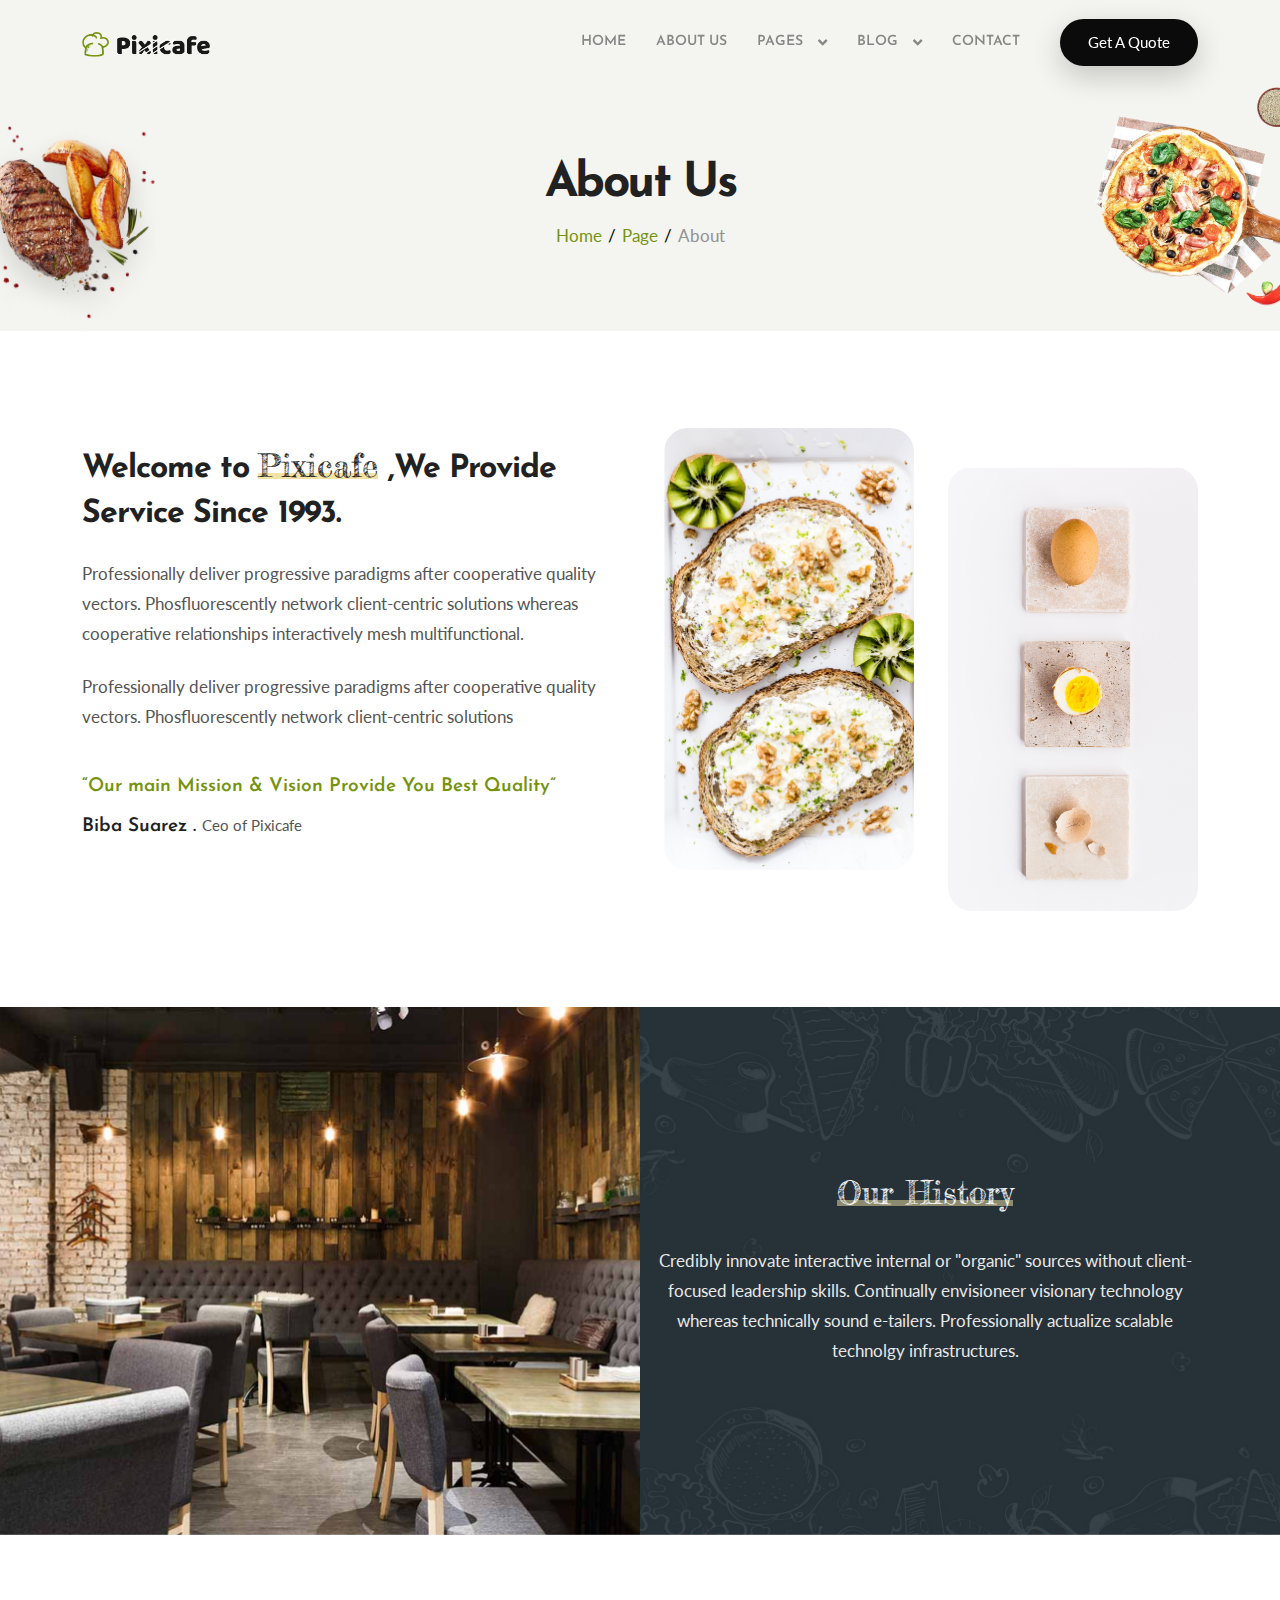
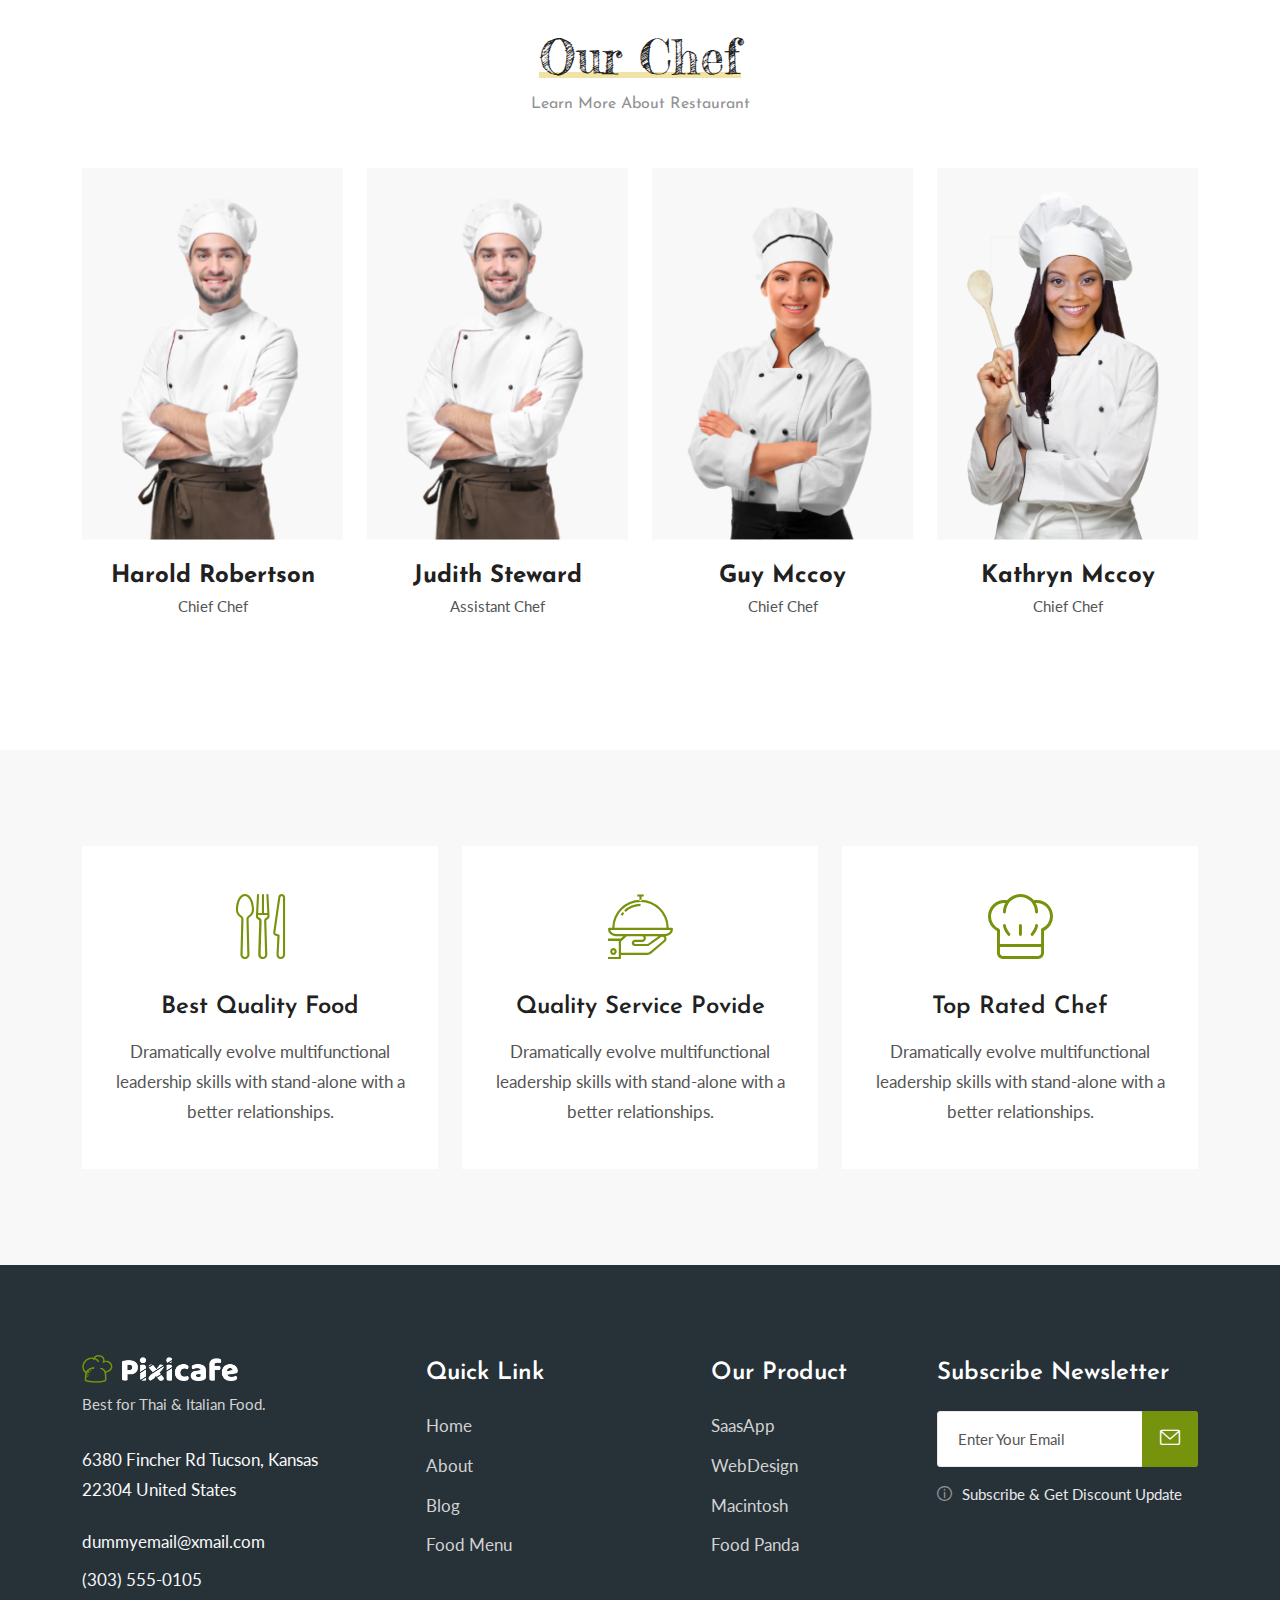
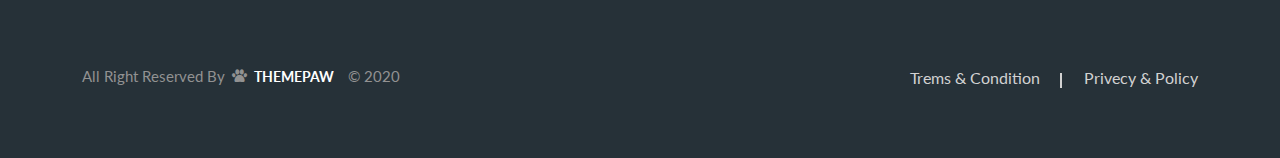
<file: about.html>
<!DOCTYPE html>
<!--[if lt IE 7]>      
    <html class="no-js lt-ie9 lt-ie8 lt-ie7"> 
<![endif]-->
<!--[if IE 7]>         
    <html class="no-js lt-ie9 lt-ie8">
<![endif]-->
<!--[if IE 8]>         
    <html class="no-js lt-ie9"> 
<![endif]-->
<!--[if gt IE 8]><!--> 
<html lang="en">
<!--<![endif]-->
	<head>
		<meta charset="utf-8">
		<title>Restaurant</title>
		<meta name="viewport" content="width=device-width, initial-scale=1, shrink-to-fit=no">


		<link href="https://fonts.googleapis.com/css?family=Fredericka+the+Great%7CJosefin+Sans:400,600,700%7CLato&display=swap" rel="stylesheet">
		<!--- End google font-->

		<link rel="shortcut icon" href="assets/images/favicon.ico" type="image/x-icon">
		<link rel="icon" href="assets/images/favicon.ico" type="image/x-icon">
		<!--- End favicon-->

		<link rel="stylesheet" type="text/css" href="assets/css/bootstrap.min.css">
		<link rel="stylesheet" type="text/css" href="assets/css/magnific-popup.css">
		<link rel="stylesheet" type="text/css" href="assets/css/owl.carousel.min.css">
		<link rel="stylesheet" type="text/css" href="assets/css/animate.css">
		<link rel="stylesheet" type="text/css" href="assets/css/custom-font.css">
		<link rel="stylesheet" type="text/css" href="assets/css/fontawesome.css">
		<link rel="stylesheet" type="text/css" href="assets/css/main.css">



		<link rel="stylesheet" type="text/css" href="assets/css/style.css">
		<link rel="stylesheet" type="text/css" href="assets/css/responsive.css">

		<!--End ALL STYLESHEET -->

		<!--End ALL STYLESHEET -->

	</head>

		<body>


			<header class="site-header site-header--menu-right restaurant-header-section" id="sticky-menu">
				<div class="container">
					<nav class="navbar site-navbar">
					<!-- Brand Logo-->
						<div class="brand-logo">
							<a href="index.html">
								<img src="assets/images/logo.png" alt="" class="light-version-logo">
							</a>
						</div>
						<div class="menu-block-wrapper">
							<div class="menu-overlay"></div>
							<nav class="menu-block" id="append-menu-header">
								<div class="mobile-menu-head">
									<div class="go-back">
										<i class="fa fa-angle-left"></i>
									</div>
									<div class="current-menu-title"></div>
									<div class="mobile-menu-close">&times;</div>
								</div>
								<ul class="site-menu-main">
									<li class="nav-item">
										<a href="index.html" class="nav-link-item">Home</a>
									</li>
									<li class="nav-item">
										<a href="about.html" class="nav-link-item">About Us</a>
									</li>
									<li class="nav-item nav-item-has-children">
										<a href="#" class="nav-link-item drop-trigger">Pages <i class="fas fa-angle-down"></i>
										</a>
										<ul class="sub-menu" id="submenu-1">
											<li class="sub-menu--item nav-item-has-children">
												<a href="about.html" data-menu-get="h3" class="drop-trigger">About Us
												</a>
											</li>
											<li class="sub-menu--item nav-item-has-children">
												<a href="faq.html" data-menu-get="h3" class="drop-trigger">Faq
												</a>
											</li>
											<li class="sub-menu--item nav-item-has-children">
												<a href="foodmenu.html" data-menu-get="h3" class="drop-trigger">foodmenu
												</a>
											</li>
										</ul>
									</li>
									<li class="nav-item nav-item-has-children">
										<a href="#" class="nav-link-item drop-trigger">Blog <i class="fas fa-angle-down"></i></a>
										<ul class="sub-menu" id="submenu-2">
											<li class="sub-menu--item">
												<a href="blog.html">blog</a>
											</li>
											<li class="sub-menu--item">
												<a href="blog-single.html">blog detalis</a>
											</li>
										</ul>
									</li>
									<li class="nav-item">
										<a href="contact.html" class="nav-link-item">Contact</a>
									</li>
								</ul>
							</nav>
						</div>
						<div class="header-btn header-btn-l1 ms-auto d-none d-xs-inline-flex">
							<a class="reservation-btn" href="contact.html">
								Get A Quote
							</a>
						</div>
						<!-- mobile menu trigger -->
						<div class="mobile-menu-trigger">
							<span></span>
						</div>
						<!--/.Mobile Menu Hamburger Ends-->
					</nav>
				</div>
			</header><!--End comenci-header-section -->

			<section class="restaurant--breadcrumb-section">
				<div class="container">
					<div class="restaurant--breadcrumb-content">
						<h1>About Us</h1>
						<ul class="restaurant--breadcrumb-nav">
							<li><a href="#">home</a></li>
							<li><span>/</span></li>
							<li><a href="#">page</a></li>
							<li><span>/</span></li>
							<li>about</li>
						</ul>
					</div>
				</div><!--End container -->
				<div class="restaurant--bredcrumb-img wow restaurant_animate">
					<img src="assets/images/banner1.png" alt="">
					<img src="assets/images/jumiafood-homepage-splash.png" alt="">
				</div>
			</section><!--End restaurant-breadcrumb-section -->

			<div class="restaurant--about-section about-page">
				<div class="container">
					<div class="row">
						<div class="col-lg-6 d-flex align-items-center">
							<div class="resturant--about-content">
								<h3>Welcome to <a href="#"><span class="border_bottom">Pixicafe</span> </a>,We Provide Service Since 1993.</h3>
								<p>Professionally deliver progressive paradigms after cooperative quality vectors. Phosfluorescently network client-centric solutions whereas cooperative relationships interactively mesh multifunctional.</p>
								<p>Professionally deliver progressive paradigms after cooperative quality vectors. Phosfluorescently network client-centric solutions</p>
								<h5>“Our main Mission & Vision Provide You Best Quality”</h5>
								<h6>Biba Suarez . <span>Ceo of Pixicafe</span></h6>
							</div>
						</div>
						<div class="col-lg-6">
							<div class="resturant--about-thumb wow restaurant_animate">
								<img src="assets/images/about-thumb1.jpg" alt="">
								<img src="assets/images/about-thumb2.jpg" alt="">
							</div>
						</div>
					</div><!--End row -->
				</div><!--End container -->
			</div><!--End restaurant-about-section -->

			<div class="restaurant--history-section">
				<div class="container">
					<div class="row">
						<div class="col-lg-6 offset-lg-6">
							<div class="restaurant--history-content">
								<h3><span class="border_bottom">Our History</span></h3>
								<p>Credibly innovate interactive internal or "organic" sources without client-focused leadership skills. Continually envisioneer visionary technology whereas technically sound e-tailers. Professionally actualize scalable technolgy infrastructures.</p>
							</div>
						</div>
					</div><!--End row -->
				</div><!--End container -->
			</div><!--End restaurant-history-section -->

			<div class="restaurant--team-section restaurant--section-padding">
				<div class="container">
					<div class="restaurant--section-title">
						<h2><span class="border_bottom">Our Chef</span></h2>
						<h6>Learn More About Restaurant</h6>
					</div>
					<div class="row">
						<div class="col-lg-3 col-md-6">
							<div class="restaurant--team-wrap">
								<div class="restaurant--team-thumb">
									<img src="assets/images/team1.jpg" alt="">
									<div class="resturant--team-hover-content">
										<p>5 Year Expericene Most Specialist otonectally empower user friendly mindshare rather than cross functional resources. Seamlessly repurpose standards compliant opportunities and  deserve tactical.</p>
									</div>
								</div>
								<div class="restaurant--team-content">
									<a href="#"><h4>Harold Robertson</h4></a>
									<p>Chief Chef</p>
								</div>
							</div>
						</div>
						<div class="col-lg-3 col-md-6">
							<div class="restaurant--team-wrap">
								<div class="restaurant--team-thumb">
									<img src="assets/images/team1.jpg" alt="">
									<div class="resturant--team-hover-content">
										<p>5 Year Expericene Most Specialist otonectally empower user friendly mindshare rather than cross functional resources. Seamlessly repurpose standards compliant opportunities and  deserve tactical.</p>
									</div>
								</div>
								<div class="restaurant--team-content">
									<a href="#"><h4>Judith Steward</h4></a>
									<p>Assistant Chef</p>
								</div>
							</div>
						</div>
						<div class="col-lg-3 col-md-6">
							<div class="restaurant--team-wrap">
								<div class="restaurant--team-thumb">
									<img src="assets/images/team2.jpg" alt="">
									<div class="resturant--team-hover-content">
										<p>5 Year Expericene Most Specialist otonectally empower user friendly mindshare rather than cross functional resources. Seamlessly repurpose standards compliant opportunities and  deserve tactical.</p>
									</div>
								</div>
								<div class="restaurant--team-content">
									<a href="#"><h4>Guy Mccoy</h4></a>
									<p>Chief Chef</p>
								</div>
							</div>
						</div>
						<div class="col-lg-3 col-md-6">
							<div class="restaurant--team-wrap">
								<div class="restaurant--team-thumb">
									<img src="assets/images/team3.jpg" alt="">
									<div class="resturant--team-hover-content">
										<p>5 Year Expericene Most Specialist otonectally empower user friendly mindshare rather than cross functional resources. Seamlessly repurpose standards compliant opportunities and  deserve tactical.
										</p>
									</div>
								</div>
								<div class="restaurant--team-content">
									<a href="#"><h4>Kathryn Mccoy</h4></a>
									<p>Chief Chef </p>
								</div>
							</div>
						</div>
					</div><!--End row -->
				</div><!--End container -->
			</div><!--End restaurant-team-section -->

			<div class="restaurant--service-section restaurant--section-padding">
				<div class="container">
					<div class="row">
						<div class="col-lg-4 col-md-6">
							<div class="restaurant--service-wrap">
								<div class="restaurant--service-icon">
									<i class="icon-fork1"></i>
								</div>
								<div class="restaurant--service-data">
									<a href="#"><h4>Best Quality Food</h4></a>
									<p>Dramatically evolve multifunctional leadership skills with stand-alone with a better relationships.</p>
								</div>
							</div>
						</div>
						<div class="col-lg-4 col-md-6">
							<div class="restaurant--service-wrap">
								<div class="restaurant--service-icon">
									<i class="icon-tray"></i>
								</div>
								<div class="restaurant--service-data">
									<a href="#"><h4>Quality Service Povide</h4></a>
									<p>Dramatically evolve multifunctional leadership skills with stand-alone with a better relationships.</p>
								</div>
							</div>
						</div>
						<div class="col-lg-4 col-md-6 offset-lg-0 offset-md-3">
							<div class="restaurant--service-wrap">
								<div class="restaurant--service-icon">
									<i class="icon-chef"></i>
								</div>
								<div class="restaurant--service-data">
									<a href="#"><h4>Top Rated Chef</h4></a>
									<p>Dramatically evolve multifunctional leadership skills with stand-alone with a better relationships.</p>
								</div>
							</div>
						</div>
					</div><!--End row -->
				</div><!--End container -->
			</div><!--End restaurant-service-section -->
			
			<footer class="restaurant--footer-section">
				<div class="container">
					<div class="restaurant--footer-top">
						<div class="row">
							<div class="col-lg-3">
								<div class="text-wedget">
									<a href="#"><img src="assets/images/f-logo.png" alt=""></a>
									<p><span>Best for Thai & Italian Food.</span></p>
									<p>6380 Fincher Rd Tucson, Kansas 22304 United States</p>
									<ul>
										<li><a href="#">dummyemail@xmail.com</a></li>
										<li>(303) 555-0105</li>
									</ul>
								</div>
							</div>
							<div class="col-lg-3 col-md-3">
								<div class="restaurant--f-wedget margin_left">
									<h4 class="f_title">Quick Link</h4>
									<ul class="f_nav">
										<li><a href="#">Home</a></li>
										<li><a href="#">About</a></li>
										<li><a href="#">Blog</a></li>
										<li><a href="#">Food Menu</a></li>
									</ul>
								</div>
							</div>
							<div class="col-lg-3 col-md-3">
								<div class="restaurant--f-wedget margin_left">
									<h4 class="f_title">Our Product</h4>
									<ul class="f_nav">
										<li><a href="#">SaasApp</a></li>
										<li><a href="#">WebDesign</a></li>
										<li><a href="#">Macintosh</a></li>
										<li><a href="#">Food Panda</a></li>
									</ul>
								</div>
							</div>
							<div class="col-lg-3 col-md-6">
								<div class="restaurant--f-wedget">
									<h4 class="f_title">Subscribe Newsletter</h4>
									<form action="#">
										<div class="restaurant--subscribe-field">
											<input type="email" placeholder="Enter Your Email">
											<button id="restaurant--subscribe-btn" type="button"><i class="icon-envelope"></i></button>
										</div>
										<ul class="information">
											<li><i class="icon-information"></i> Subscribe & Get Discount Update</li>
										</ul>
									</form>
								</div>
							</div>
						</div>
						<!--- End row -->
					</div><!--- End restaurant-footer-top -->
					<div class="restaurant--footer-bottom">
						<div class="row">
							<div class="col-lg-6 col-md-6">
								<p class="copywright">All Right Reserved By <i class="icon-paw"></i> <a href="#">themepaw</a> &copy; 2020</p>
							</div>
							<div class="col-lg-6 col-md-6">
								<ul class="restaurant--f-nav-bottom">
									<li><a href="#">Trems & Condition</a></li>
									<li><a href="#">Privecy & Policy</a></li>
								</ul>
							</div>
						</div>
					</div>
				</div><!--- End container -->
			</footer><!--- End restaurant-footer-section -->



			<script src="assets/js/jquery-3.4.1.min.js"></script>
			<script src="assets/js/bootstrap.bundle.min.js"></script>
			<script src="assets/js/owl.carousel.min.js"></script>
			<script src="assets/js/jquery.magnific-popup.min.js"></script>
			<script src="assets/js/wow.min.js"></script>
			<script src="assets/js/menu/menu.js"></script>
			
			<script src="assets/js/main.js"></script>

			<!-- End All Js -->
			

	</body>
</html>
</file>
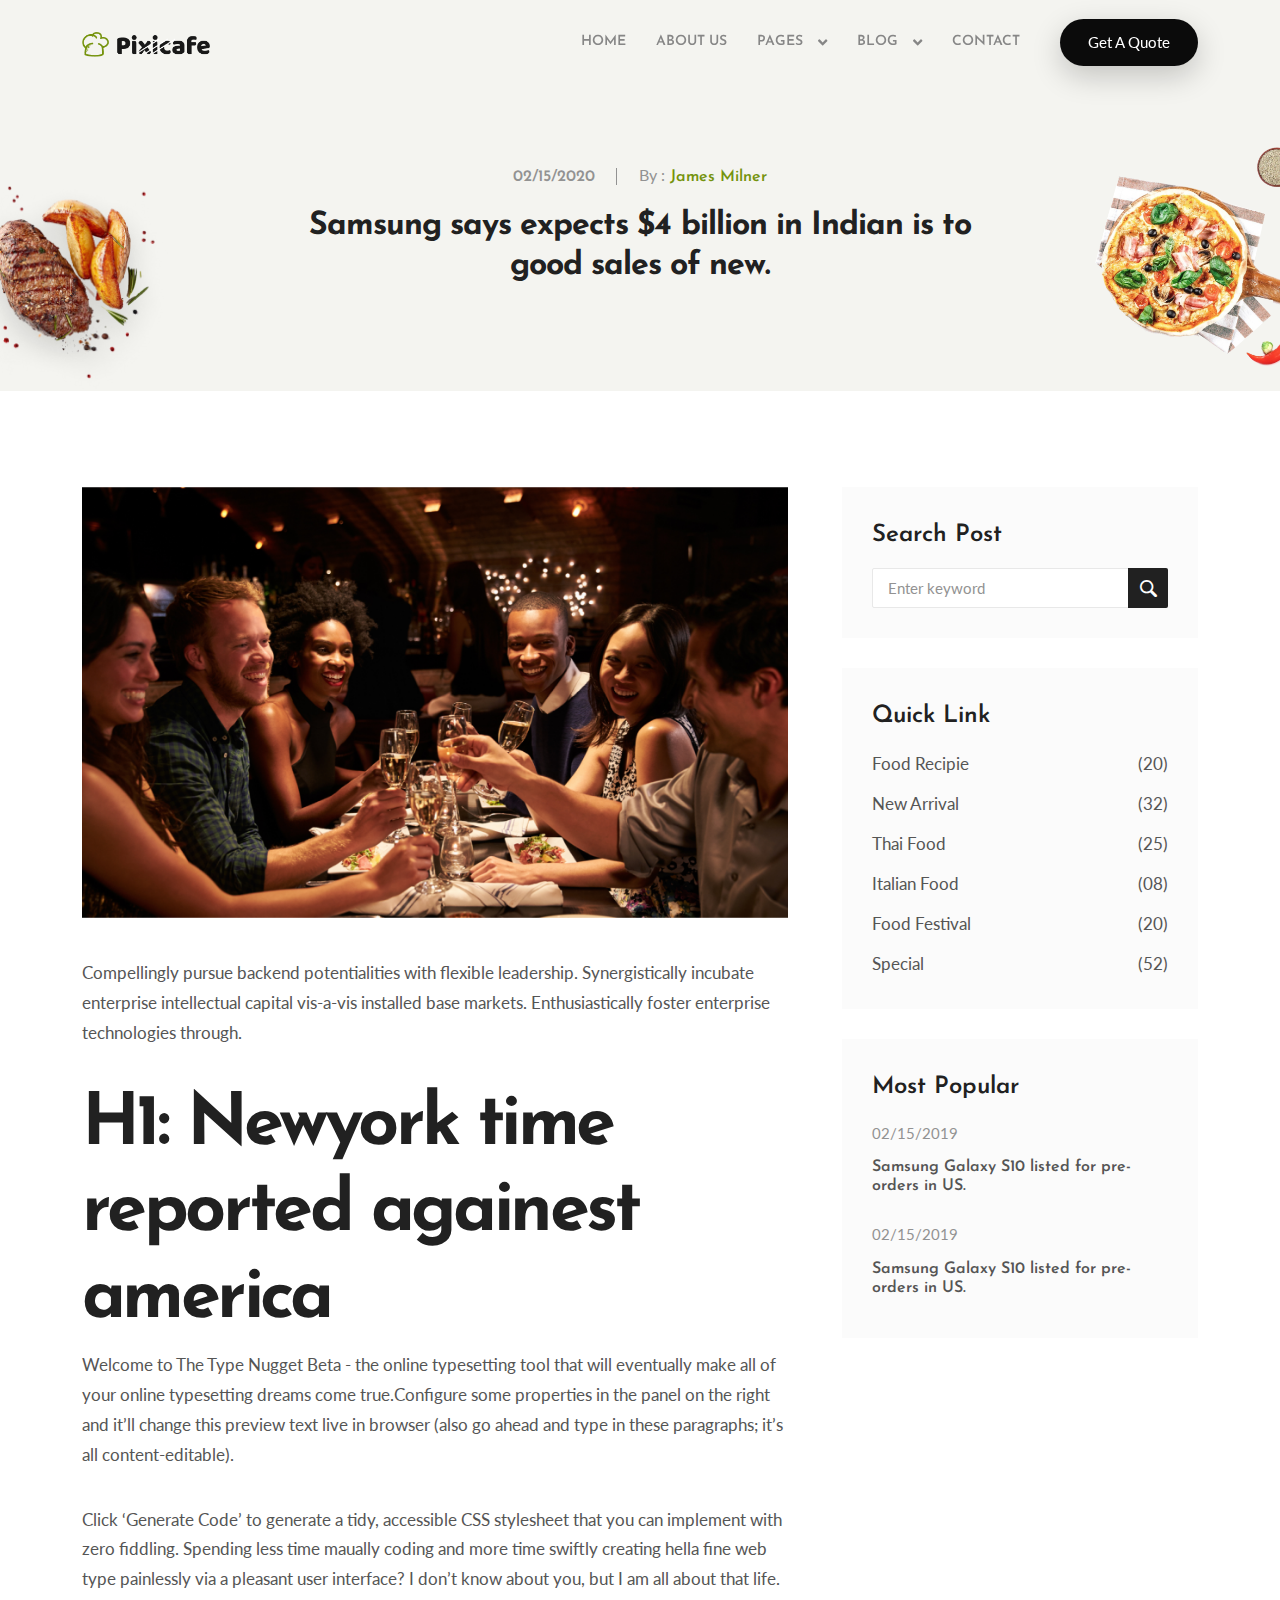
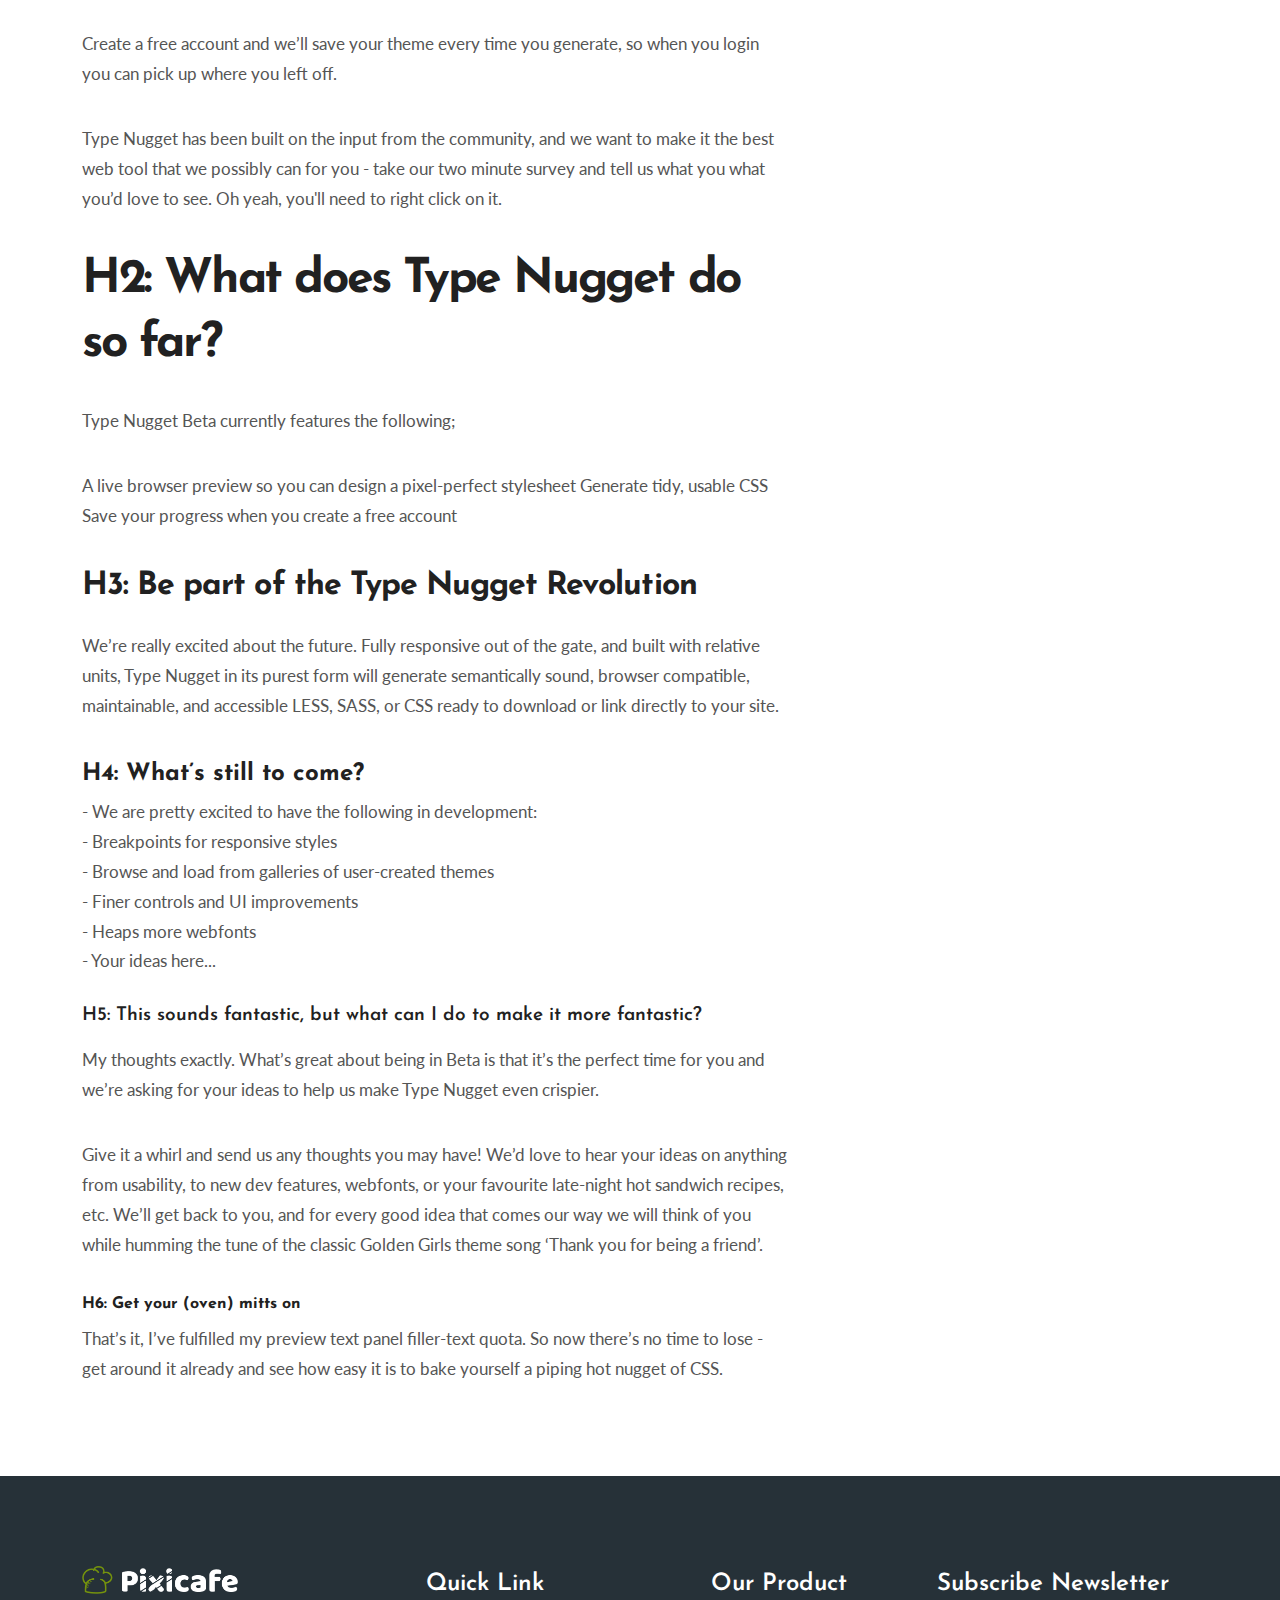
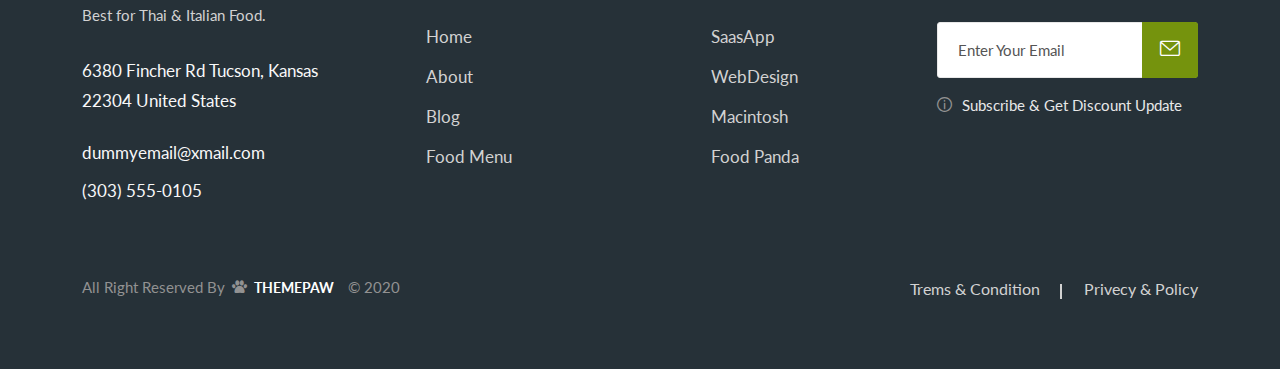
<file: blog-single.html>
<!DOCTYPE html>
<!--[if lt IE 7]>      
    <html class="no-js lt-ie9 lt-ie8 lt-ie7"> 
<![endif]-->
<!--[if IE 7]>         
    <html class="no-js lt-ie9 lt-ie8">
<![endif]-->
<!--[if IE 8]>         
    <html class="no-js lt-ie9"> 
<![endif]-->
<!--[if gt IE 8]><!--> 
<html lang="en">
<!--<![endif]-->
	<head>
		<meta charset="utf-8">
		<title>Restaurant</title>
		<meta name="viewport" content="width=device-width, initial-scale=1, shrink-to-fit=no">


		<link href="https://fonts.googleapis.com/css?family=Fredericka+the+Great%7CJosefin+Sans:400,600,700%7CLato&display=swap" rel="stylesheet">
		<!--- End google font-->

		<link rel="shortcut icon" href="assets/images/favicon.ico" type="image/x-icon">
		<link rel="icon" href="assets/images/favicon.ico" type="image/x-icon">
		<!--- End favicon-->

		<link rel="stylesheet" type="text/css" href="assets/css/bootstrap.min.css">
		<link rel="stylesheet" type="text/css" href="assets/css/magnific-popup.css">
		<link rel="stylesheet" type="text/css" href="assets/css/owl.carousel.min.css">
		<link rel="stylesheet" type="text/css" href="assets/css/animate.css">
		<link rel="stylesheet" type="text/css" href="assets/css/custom-font.css">
		<link rel="stylesheet" type="text/css" href="assets/css/fontawesome.css">
		<link rel="stylesheet" type="text/css" href="assets/css/main.css">



		<link rel="stylesheet" type="text/css" href="assets/css/style.css">
		<link rel="stylesheet" type="text/css" href="assets/css/responsive.css">

		<!--End ALL STYLESHEET -->

		<!--End ALL STYLESHEET -->

	</head>

		<body>


			<header class="site-header site-header--menu-right restaurant-header-section" id="sticky-menu">
				<div class="container">
					<nav class="navbar site-navbar">
					<!-- Brand Logo-->
						<div class="brand-logo">
							<a href="index.html">
								<img src="assets/images/logo.png" alt="" class="light-version-logo">
							</a>
						</div>
						<div class="menu-block-wrapper">
							<div class="menu-overlay"></div>
							<nav class="menu-block" id="append-menu-header">
								<div class="mobile-menu-head">
									<div class="go-back">
										<i class="fa fa-angle-left"></i>
									</div>
									<div class="current-menu-title"></div>
									<div class="mobile-menu-close">&times;</div>
								</div>
								<ul class="site-menu-main">
									<li class="nav-item">
										<a href="index.html" class="nav-link-item">Home</a>
									</li>
									<li class="nav-item">
										<a href="about.html" class="nav-link-item">About Us</a>
									</li>
									<li class="nav-item nav-item-has-children">
										<a href="#" class="nav-link-item drop-trigger">Pages <i class="fas fa-angle-down"></i>
										</a>
										<ul class="sub-menu" id="submenu-1">
											<li class="sub-menu--item nav-item-has-children">
												<a href="about.html" data-menu-get="h3" class="drop-trigger">About Us
												</a>
											</li>
											<li class="sub-menu--item nav-item-has-children">
												<a href="faq.html" data-menu-get="h3" class="drop-trigger">Faq
												</a>
											</li>
											<li class="sub-menu--item nav-item-has-children">
												<a href="foodmenu.html" data-menu-get="h3" class="drop-trigger">foodmenu
												</a>
											</li>
										</ul>
									</li>
									<li class="nav-item nav-item-has-children">
										<a href="#" class="nav-link-item drop-trigger">Blog <i class="fas fa-angle-down"></i></a>
										<ul class="sub-menu" id="submenu-2">
											<li class="sub-menu--item">
												<a href="blog.html">blog</a>
											</li>
											<li class="sub-menu--item">
												<a href="blog-single.html">blog detalis</a>
											</li>
										</ul>
									</li>
									<li class="nav-item">
										<a href="contact.html" class="nav-link-item">Contact</a>
									</li>
								</ul>
							</nav>
						</div>
						<div class="header-btn header-btn-l1 ms-auto d-none d-xs-inline-flex">
							<a class="reservation-btn" href="contact.html">
								Get A Quote
							</a>
						</div>
						<!-- mobile menu trigger -->
						<div class="mobile-menu-trigger">
							<span></span>
						</div>
						<!--/.Mobile Menu Hamburger Ends-->
					</nav>
				</div>
			</header><!--End comenci-header-section -->

			<div class="restaurant--breadcrumb-section">
				<div class="container">
					<div class="restaurant--breadcrumb-content">
						<div class="entry-meta">
						<ul>
							<li><a href="#">02/15/2020</a></li>
							<li>by :<a href="#"><span> James Milner</span></a></li>
						</ul>
					</div>
					<h3>Samsung says expects $4 billion in Indian is to <br/> good sales of new.</h3>
					</div>
				</div><!--End container -->
				<div class="restaurant--bredcrumb-img wow restaurant_animate">
					<img src="assets/images/banner1.png" alt="">
					<img src="assets/images/jumiafood-homepage-splash.png" alt="">
				</div>
			</div><!--End restaurant-breadcrumb-section -->

			<div class="restaurant--blog-section blog-single">
				<div class="container">
					<div class="row">
						<div class="col-lg-8">
							<div class="restaurant--blog-wrap">
								<img src="assets/images/blog1.jpg" alt="">
								<div class="restaurant--blog-content">
									<p>Compellingly pursue backend potentialities with flexible leadership. Synergistically incubate enterprise intellectual capital vis-a-vis installed base markets. Enthusiastically foster enterprise technologies through.</p>
									<h1>H1: Newyork time reported againest america</h1>
									<p>Welcome to The Type Nugget Beta - the online typesetting tool that will eventually make all of your online typesetting dreams come true.Configure some properties in the panel on the right and it’ll change this preview text live in browser (also go ahead and type in these paragraphs; it’s all content-editable).</p>
									<p>Click ‘Generate Code’ to generate a tidy, accessible CSS stylesheet that you can implement with zero fiddling. Spending less time maually coding and more time swiftly creating hella fine web type painlessly via a pleasant user interface? I don’t know about you, but I am all about that life.</p>
									<p>Create a free account and we’ll save your theme every time you generate, so when you login you can pick up where you left off.</p>
									<p>Type Nugget has been built on the input from the community, and we want to make it the best web tool that we possibly can for you - take our two minute survey and tell us what you what you’d love to see. Oh yeah, you'll need to right click on  it.</p>
									<h2>H2: What does Type Nugget do so far?</h2>
									<p>Type Nugget Beta currently features the following;</p>
									<p>A live browser preview so you can design a pixel-perfect stylesheet Generate tidy, usable CSS Save your progress when you create a free account</p>
									<h3>H3: Be part of the Type Nugget Revolution</h3>
									<p>We’re really excited about the future. Fully responsive out of the gate, and built with relative units, Type Nugget in its purest form will generate semantically sound, browser compatible, maintainable, and accessible LESS, SASS, or CSS ready to download or link directly to your site.</p>
									<h4>H4: What’s still to come?</h4>
									<ul>
										<li>- We are pretty excited to have the following in development:</li>
										<li>- Breakpoints for responsive styles</li>
										<li>- Browse and load from galleries of user-created themes</li>
										<li>- Finer controls and UI improvements</li>
										<li>- Heaps more webfonts</li>
										<li>- Your ideas here...</li>
									</ul>
									<h5>H5: This sounds fantastic, but what can I do to make it more fantastic?</h5>
									<p>My thoughts exactly. What’s great about being in Beta is that it’s the perfect time for you and we’re asking for your ideas to help us make Type Nugget even crispier.</p>
									<p>Give it a whirl and send us any thoughts you may have! We’d love to hear your ideas on anything from usability, to new dev features, webfonts, or your favourite late-night hot sandwich recipes, etc. We’ll get back to you, and for every good idea that comes our way we will think of you while humming the tune of the classic Golden Girls theme song ‘Thank you for being a friend’.</p>
									<h6>H6: Get your (oven) mitts on</h6>
									<p>That’s it, I’ve fulfilled my preview text panel filler-text quota. So now there’s no time to lose - get around it already and see how easy it is to bake yourself a piping hot nugget of CSS.</p>
								</div>
							</div>
						</div>
						<div class="col-lg-4">
							<div class="restaurant--sidebar">
								<div class="restaurant--sidebar-widget">
									<h4 class="widget-title">Search Post</h4>
									<form action="#">
										<div class="restaurant--search-field">
											<input type="email" placeholder="Enter keyword">
											<button id="restaurant--search-btn" type="submit"><i class="icon-search"></i></button>
										</div>
									</form>
								</div>
								<div class="restaurant--sidebar-widget">
									<h4 class="widget-title">Quick Link</h4>
									<ul class="quick-nav">
										<li><a href="#">Food Recipie <span>(20)</span></a></li>
										<li><a href="#">New Arrival <span>(32)</span></a></li>
										<li><a href="#">Thai Food <span>(25)</span></a></li>
										<li><a href="#">Italian Food <span>(08)</span></a></li>
										<li><a href="#">Food Festival <span>(20)</span></a></li>
										<li><a href="#">Special <span>(52)</span></a></li>
									</ul>
								</div>
								<div class="restaurant--sidebar-widget">
									<h4 class="widget-title">Most Popular</h4>
									<div class="wedget-popular">
										<p>02/15/2019</p>
										<a href="#"><h6>Samsung Galaxy S10 listed for pre-orders in US.</h6></a>
									</div>
									<div class="wedget-popular">
										<p>02/15/2019</p>
										<a href="#"><h6>Samsung Galaxy S10 listed for pre-orders in US.</h6></a>
									</div>
								</div>
							</div>
						</div>
					</div><!--End row -->
				</div><!--End container -->
			</div><!--End restaurant-blog-section -->

			<footer class="restaurant--footer-section">
				<div class="container">
					<div class="restaurant--footer-top">
						<div class="row">
							<div class="col-lg-3">
								<div class="text-wedget">
									<a href="#"><img src="assets/images/f-logo.png" alt=""></a>
									<p><span>Best for Thai & Italian Food.</span></p>
									<p>6380 Fincher Rd Tucson, Kansas 22304 United States</p>
									<ul>
										<li><a href="#">dummyemail@xmail.com</a></li>
										<li>(303) 555-0105</li>
									</ul>
								</div>
							</div>
							<div class="col-lg-3 col-md-3">
								<div class="restaurant--f-wedget margin_left">
									<h4 class="f_title">Quick Link</h4>
									<ul class="f_nav">
										<li><a href="#">Home</a></li>
										<li><a href="#">About</a></li>
										<li><a href="#">Blog</a></li>
										<li><a href="#">Food Menu</a></li>
									</ul>
								</div>
							</div>
							<div class="col-lg-3 col-md-3">
								<div class="restaurant--f-wedget margin_left">
									<h4 class="f_title">Our Product</h4>
									<ul class="f_nav">
										<li><a href="#">SaasApp</a></li>
										<li><a href="#">WebDesign</a></li>
										<li><a href="#">Macintosh</a></li>
										<li><a href="#">Food Panda</a></li>
									</ul>
								</div>
							</div>
							<div class="col-lg-3 col-md-6">
								<div class="restaurant--f-wedget">
									<h4 class="f_title">Subscribe Newsletter</h4>
									<form action="#">
										<div class="restaurant--subscribe-field">
											<input type="email" placeholder="Enter Your Email">
											<button id="restaurant--subscribe-btn" type="button"><i class="icon-envelope"></i></button>
										</div>
										<ul class="information">
											<li><i class="icon-information"></i> Subscribe & Get Discount Update</li>
										</ul>
									</form>
								</div>
							</div>
						</div>
						<!--- End row -->
					</div><!--- End restaurant-footer-top -->
					<div class="restaurant--footer-bottom">
						<div class="row">
							<div class="col-lg-6 col-md-6">
								<p class="copywright">All Right Reserved By <i class="icon-paw"></i> <a href="#">themepaw</a> &copy; 2020</p>
							</div>
							<div class="col-lg-6 col-md-6">
								<ul class="restaurant--f-nav-bottom">
									<li><a href="#">Trems & Condition</a></li>
									<li><a href="#">Privecy & Policy</a></li>
								</ul>
							</div>
						</div>
					</div>
				</div><!--- End container -->
			</footer><!--- End restaurant-footer-section -->



			<script src="assets/js/jquery-3.4.1.min.js"></script>
			<script src="assets/js/bootstrap.bundle.min.js"></script>
			<script src="assets/js/owl.carousel.min.js"></script>
			<script src="assets/js/jquery.magnific-popup.min.js"></script>
			<script src="assets/js/wow.min.js"></script>
			<script src="assets/js/menu/menu.js"></script>
			
			<script src="assets/js/main.js"></script>

			<!-- End All Js -->
			

	</body>
</html>
</file>
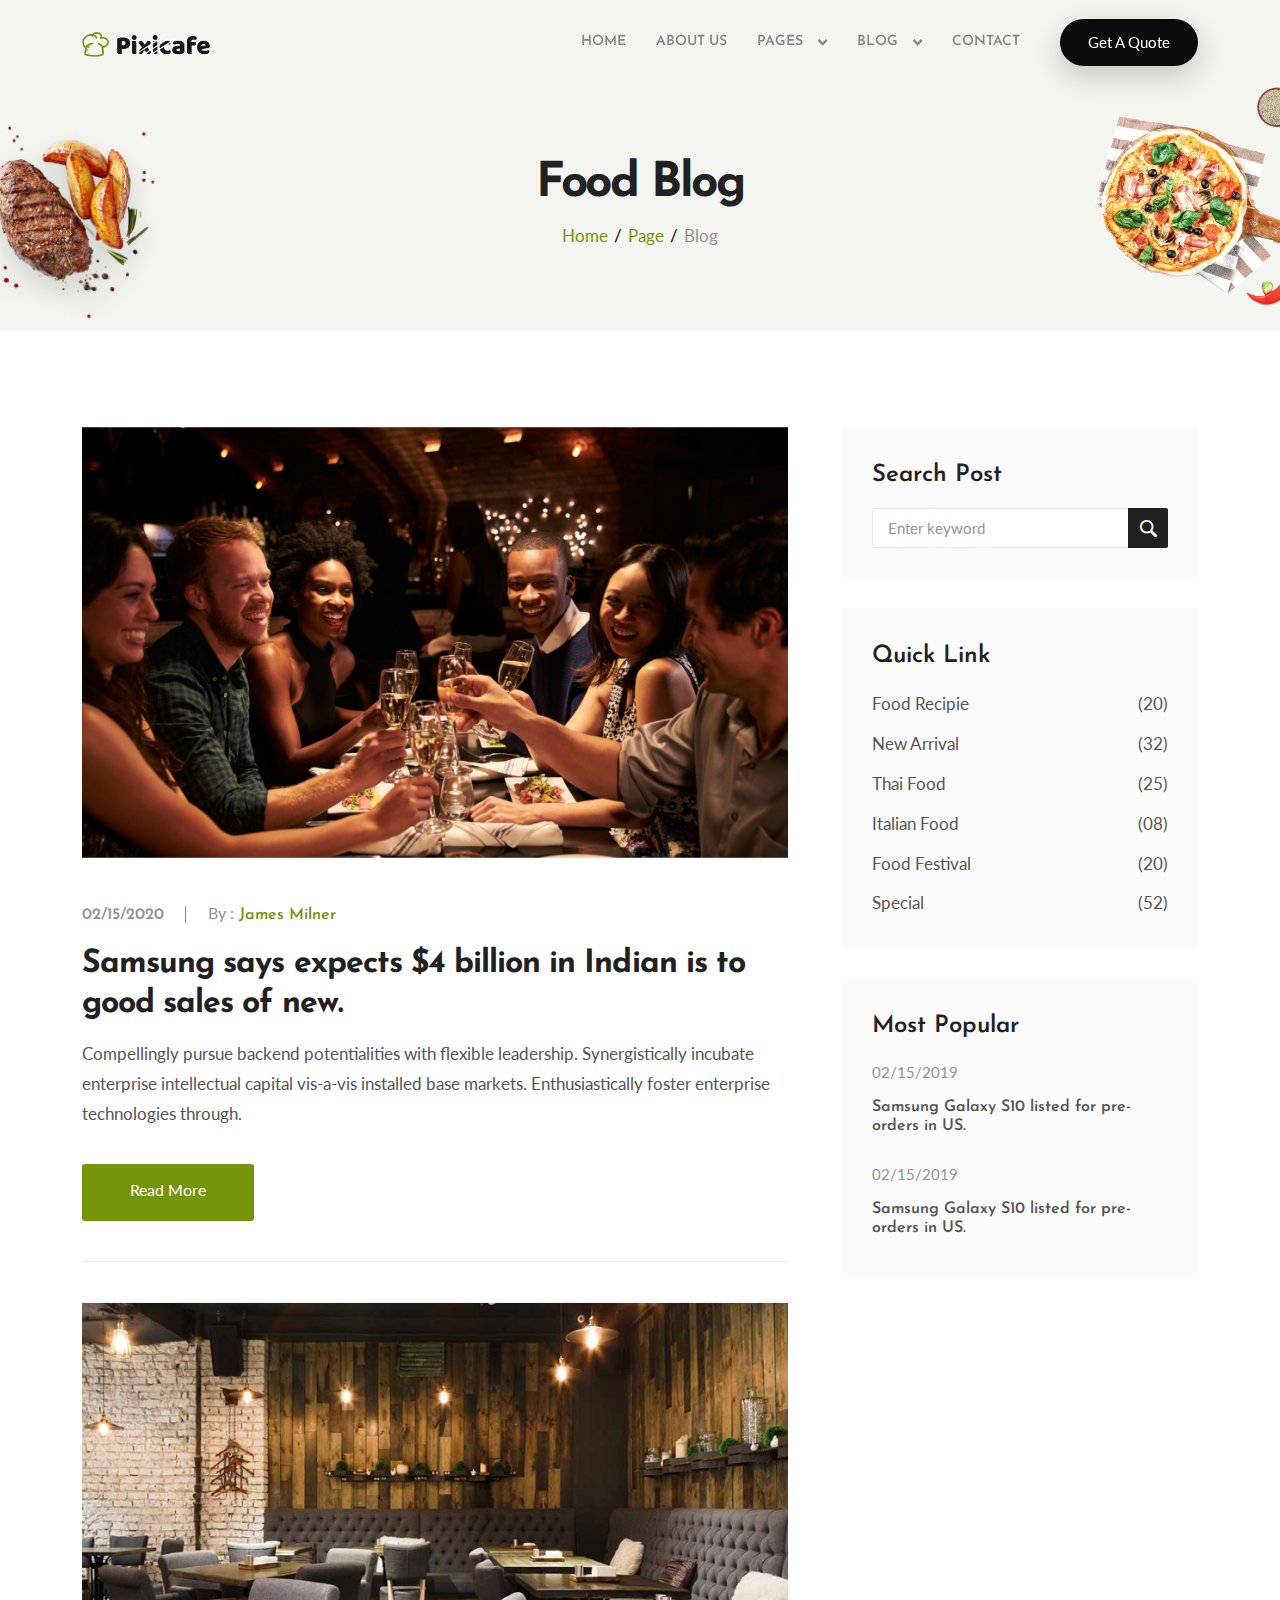
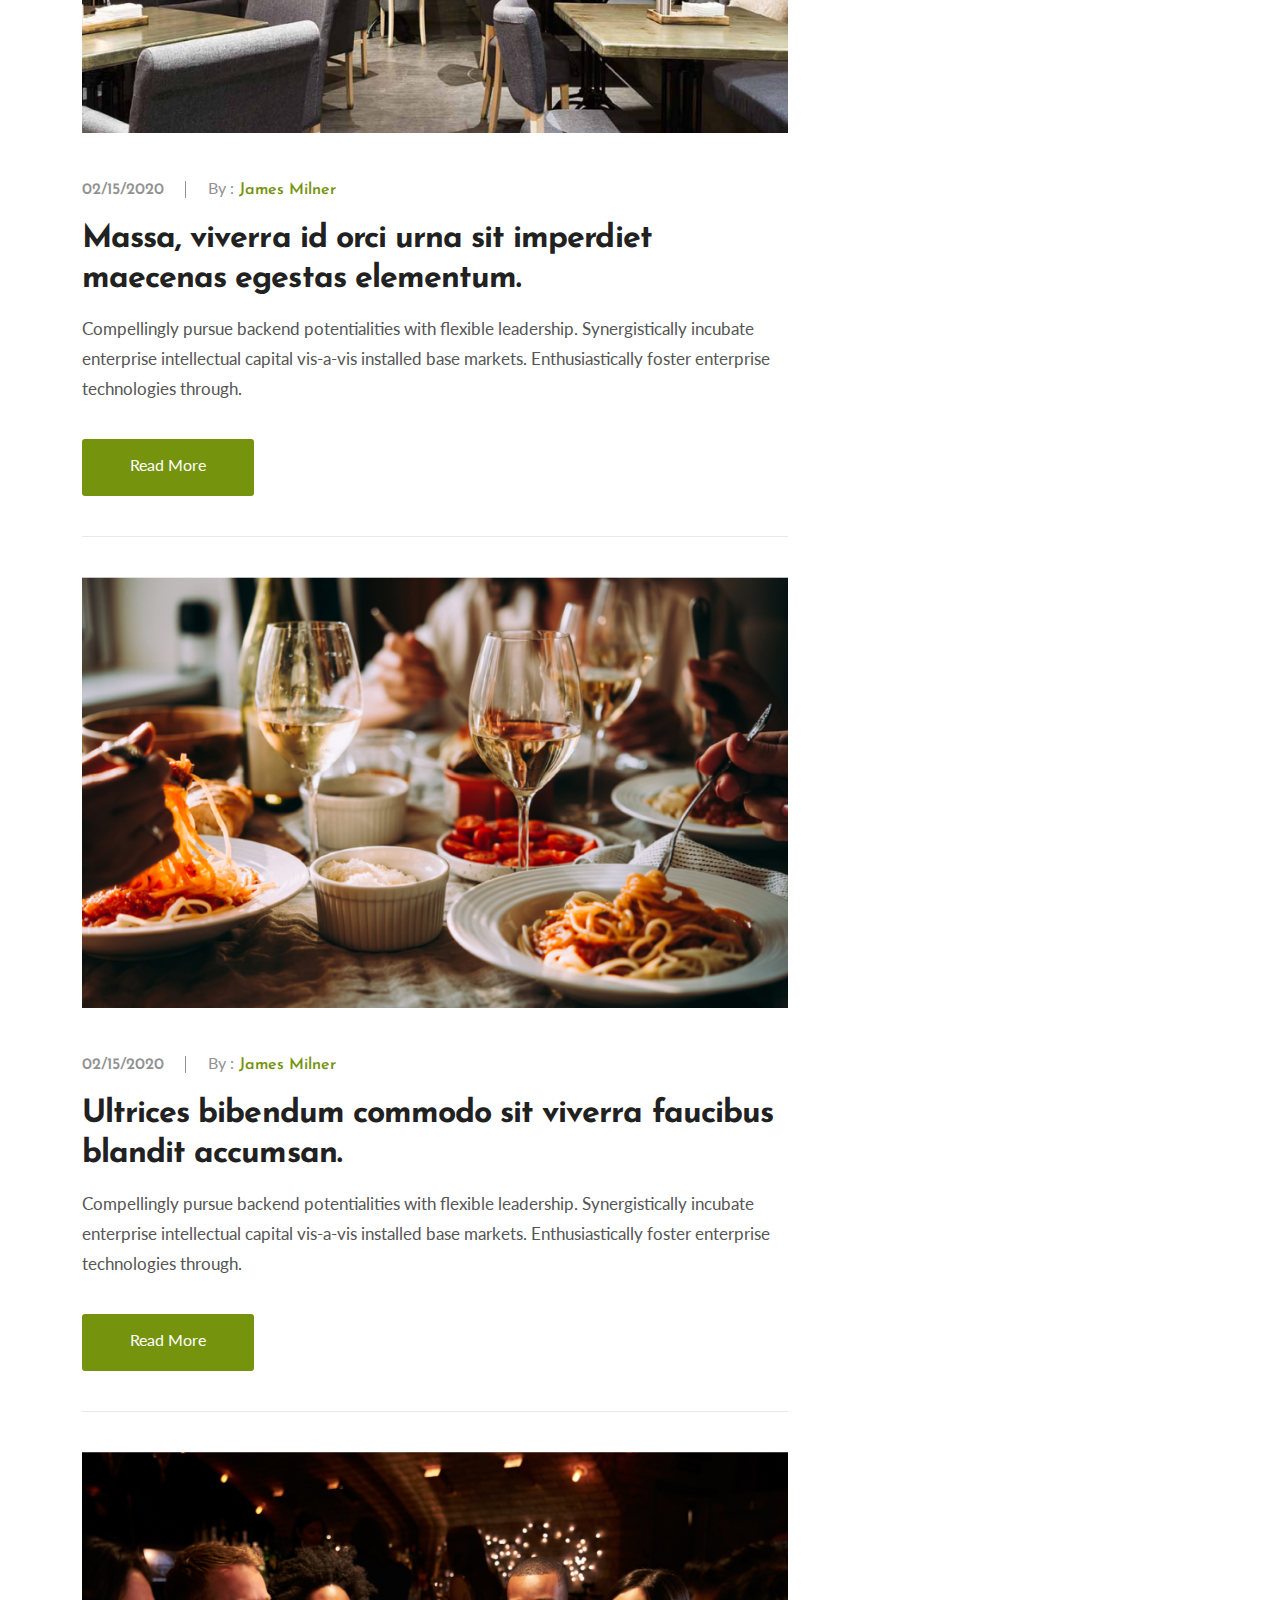
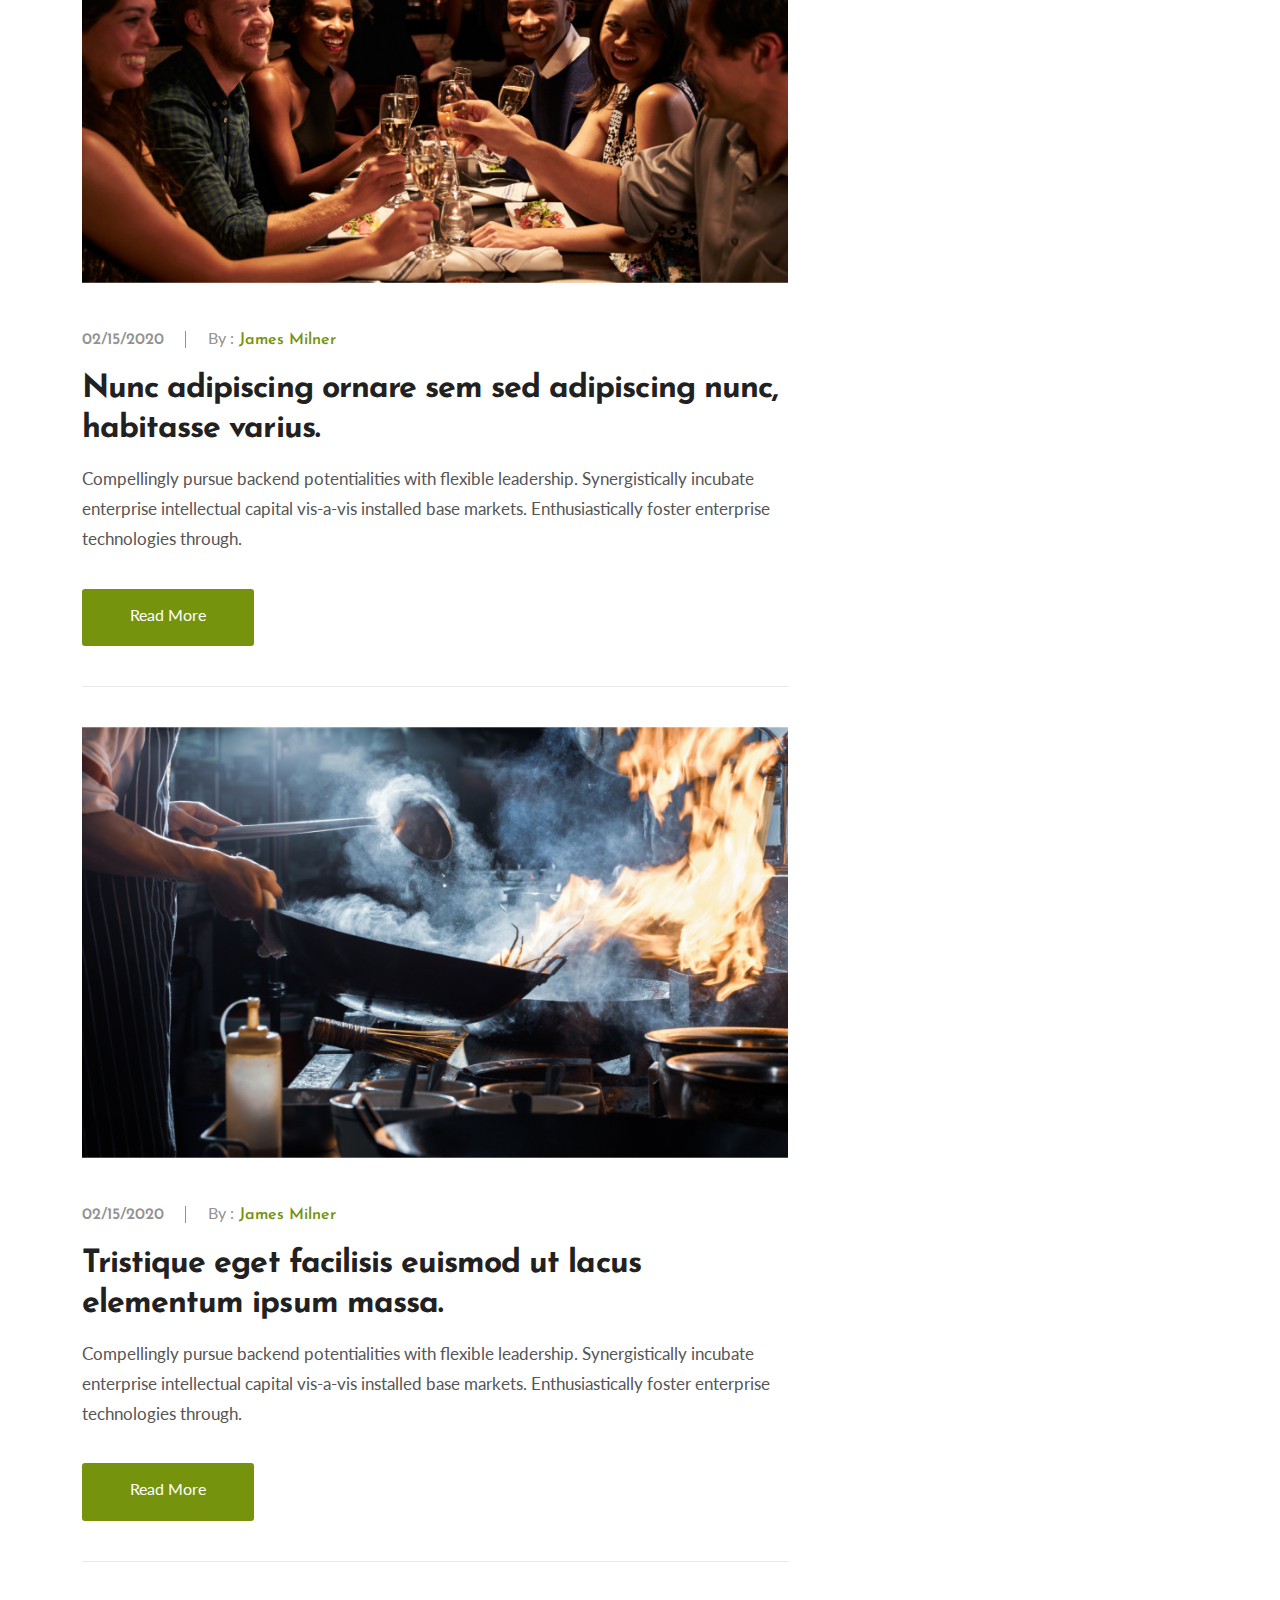
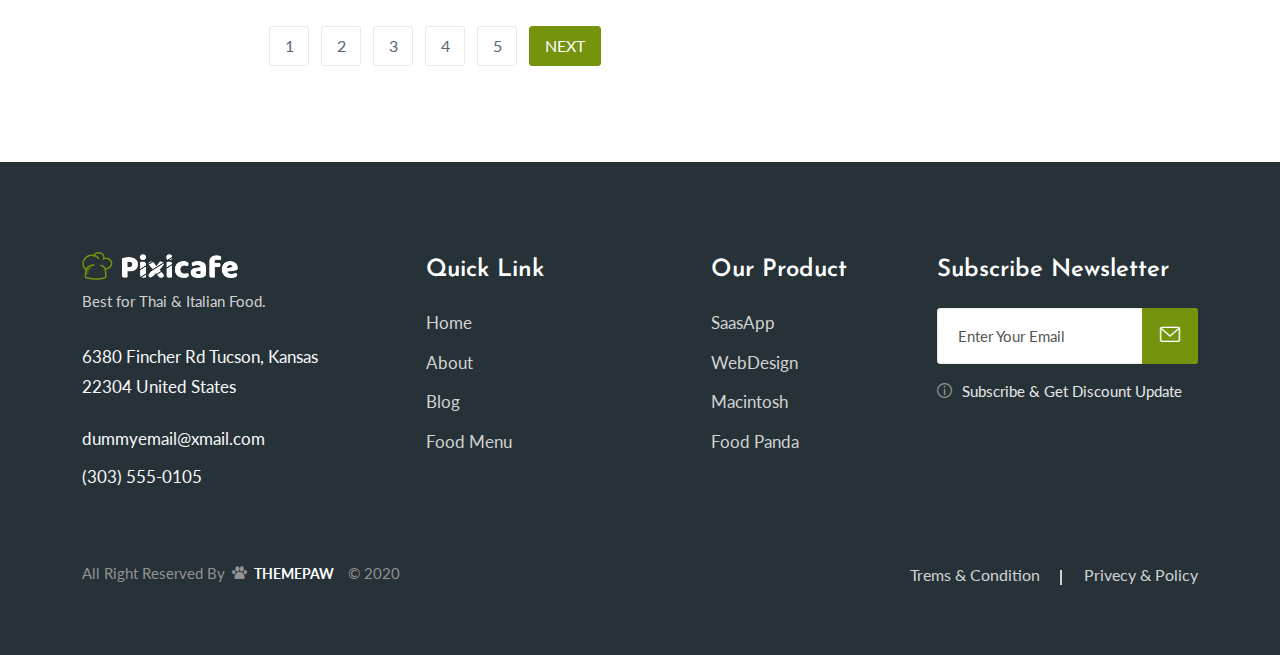
<file: blog.html>
<!DOCTYPE html>
<!--[if lt IE 7]>      
    <html class="no-js lt-ie9 lt-ie8 lt-ie7"> 
<![endif]-->
<!--[if IE 7]>         
    <html class="no-js lt-ie9 lt-ie8">
<![endif]-->
<!--[if IE 8]>         
    <html class="no-js lt-ie9"> 
<![endif]-->
<!--[if gt IE 8]><!--> 
<html lang="en">
<!--<![endif]-->
	<head>
		<meta charset="utf-8">
		<title>Restaurant</title>
		<meta name="viewport" content="width=device-width, initial-scale=1, shrink-to-fit=no">


		<link href="https://fonts.googleapis.com/css?family=Fredericka+the+Great%7CJosefin+Sans:400,600,700%7CLato&display=swap" rel="stylesheet">
		<!--- End google font-->

		<link rel="shortcut icon" href="assets/images/favicon.ico" type="image/x-icon">
		<link rel="icon" href="assets/images/favicon.ico" type="image/x-icon">
		<!--- End favicon-->

		<link rel="stylesheet" type="text/css" href="assets/css/bootstrap.min.css">
		<link rel="stylesheet" type="text/css" href="assets/css/magnific-popup.css">
		<link rel="stylesheet" type="text/css" href="assets/css/owl.carousel.min.css">
		<link rel="stylesheet" type="text/css" href="assets/css/animate.css">
		<link rel="stylesheet" type="text/css" href="assets/css/custom-font.css">
		<link rel="stylesheet" type="text/css" href="assets/css/fontawesome.css">
		<link rel="stylesheet" type="text/css" href="assets/css/main.css">



		<link rel="stylesheet" type="text/css" href="assets/css/style.css">
		<link rel="stylesheet" type="text/css" href="assets/css/responsive.css">

		<!--End ALL STYLESHEET -->

	</head>

		<body>


			<header class="site-header site-header--menu-right restaurant-header-section" id="sticky-menu">
				<div class="container">
					<nav class="navbar site-navbar">
					<!-- Brand Logo-->
						<div class="brand-logo">
							<a href="index.html">
								<img src="assets/images/logo.png" alt="" class="light-version-logo">
							</a>
						</div>
						<div class="menu-block-wrapper">
							<div class="menu-overlay"></div>
							<nav class="menu-block" id="append-menu-header">
								<div class="mobile-menu-head">
									<div class="go-back">
										<i class="fa fa-angle-left"></i>
									</div>
									<div class="current-menu-title"></div>
									<div class="mobile-menu-close">&times;</div>
								</div>
								<ul class="site-menu-main">
									<li class="nav-item">
										<a href="index.html" class="nav-link-item">Home</a>
									</li>
									<li class="nav-item">
										<a href="about.html" class="nav-link-item">About Us</a>
									</li>
									<li class="nav-item nav-item-has-children">
										<a href="#" class="nav-link-item drop-trigger">Pages <i class="fas fa-angle-down"></i>
										</a>
										<ul class="sub-menu" id="submenu-1">
											<li class="sub-menu--item nav-item-has-children">
												<a href="about.html" data-menu-get="h3" class="drop-trigger">About Us
												</a>
											</li>
											<li class="sub-menu--item nav-item-has-children">
												<a href="faq.html" data-menu-get="h3" class="drop-trigger">Faq
												</a>
											</li>
											<li class="sub-menu--item nav-item-has-children">
												<a href="foodmenu.html" data-menu-get="h3" class="drop-trigger">foodmenu
												</a>
											</li>
										</ul>
									</li>
									<li class="nav-item nav-item-has-children">
										<a href="#" class="nav-link-item drop-trigger">Blog <i class="fas fa-angle-down"></i></a>
										<ul class="sub-menu" id="submenu-2">
											<li class="sub-menu--item">
												<a href="blog.html">blog</a>
											</li>
											<li class="sub-menu--item">
												<a href="blog-single.html">blog detalis</a>
											</li>
										</ul>
									</li>
									<li class="nav-item">
										<a href="contact.html" class="nav-link-item">Contact</a>
									</li>
								</ul>
							</nav>
						</div>
						<div class="header-btn header-btn-l1 ms-auto d-none d-xs-inline-flex">
							<a class="reservation-btn" href="contact.html">
								Get A Quote
							</a>
						</div>
						<!-- mobile menu trigger -->
						<div class="mobile-menu-trigger">
							<span></span>
						</div>
						<!--/.Mobile Menu Hamburger Ends-->
					</nav>
				</div>
			</header><!--End comenci-header-section -->

			<section class="restaurant--breadcrumb-section">
				<div class="container">
					<div class="restaurant--breadcrumb-content">
						<h1>Food Blog</h1>
						<ul class="restaurant--breadcrumb-nav">
							<li><a href="#">home</a></li>
							<li><span>/</span></li>
							<li><a href="#">page</a></li>
							<li><span>/</span></li>
							<li>blog</li>
						</ul>
					</div>
				</div><!--End container -->
				<div class="restaurant--bredcrumb-img wow restaurant_animate">
					<img src="assets/images/banner1.png" alt="">
					<img src="assets/images/jumiafood-homepage-splash.png" alt="">
				</div>
			</section><!--End restaurant-breadcrumb-section -->

		
			<div class="restaurant--blog-section restaurant--section-padding">
				<div class="container">
					<div class="row">
						<div class="col-lg-8">
							<div class="restaurant--blog-wrap">
								<div class="restaurant--blog-item">
									<div class="entry-media">
										<a href="blog-single.html"><img src="assets/images/blog1.jpg" alt=""></a>
									</div>
									<div class="restaurant--blog-content">
										<div class="entry-meta">
											<ul>
												<li><a href="#">02/15/2020</a></li>
												<li>by :<a href="#"><span> James Milner</span></a></li>
											</ul>
										</div>
										<div class="entry-title">
											<a href="blog-single.html"><h3>Samsung says expects $4 billion in Indian is to good sales of new.</h3></a>
										</div>
										<div class="entry-content">
											<p>Compellingly pursue backend potentialities with flexible leadership. Synergistically incubate enterprise intellectual capital vis-a-vis installed base markets. Enthusiastically foster enterprise technologies through.</p>
										</div>
										<a class="restaurant--default-btn" href="blog-single.html">read more</a>
									</div>
								</div>
								<div class="restaurant--blog-item">
									<div class="entry-media">
										<a href="blog-single.html"><img src="assets/images/blog2.jpg" alt=""></a>
									</div>
									<div class="restaurant--blog-content">
										<div class="entry-meta">
											<ul>
												<li><a href="#">02/15/2020</a></li>
												<li>by :<a href="#"><span> James Milner</span></a></li>
											</ul>
										</div>
										<div class="entry-title">
											<a href="blog-single.html"><h3>Massa, viverra id orci urna sit imperdiet maecenas egestas elementum.</h3></a>
										</div>
										<div class="entry-content">
											<p>Compellingly pursue backend potentialities with flexible leadership. Synergistically incubate enterprise intellectual capital vis-a-vis installed base markets. Enthusiastically foster enterprise technologies through.</p>
										</div>
										<a class="restaurant--default-btn" href="blog-single.html">read more</a>
									</div>
								</div>
								<div class="restaurant--blog-item">
									<div class="entry-media">
										<a href="blog-single.html"><img src="assets/images/blog3.jpg" alt=""></a>
									</div>
									<div class="restaurant--blog-content">
										<div class="entry-meta">
											<ul>
												<li><a href="#">02/15/2020</a></li>
												<li>by :<a href="#"><span> James Milner</span></a></li>
											</ul>
										</div>
										<div class="entry-title">
											<a href="blog-single.html"><h3>Ultrices bibendum commodo sit viverra faucibus blandit accumsan.</h3></a>
										</div>
										<div class="entry-content">
											<p>Compellingly pursue backend potentialities with flexible leadership. Synergistically incubate enterprise intellectual capital vis-a-vis installed base markets. Enthusiastically foster enterprise technologies through.</p>
										</div>
										<a class="restaurant--default-btn" href="blog-single.html">read more</a>
									</div>
								</div>
								<div class="restaurant--blog-item">
									<div class="entry-media">
										<a href="blog-single.html"><img src="assets/images/blog1.jpg" alt=""></a>
									</div>
									<div class="restaurant--blog-content">
										<div class="entry-meta">
											<ul>
												<li><a href="#">02/15/2020</a></li>
												<li>by :<a href="#"><span> James Milner</span></a></li>
											</ul>
										</div>
										<div class="entry-title">
											<a href="blog-single.html"><h3>Nunc adipiscing ornare sem sed adipiscing nunc, habitasse varius.</h3></a>
										</div>
										<div class="entry-content">
											<p>Compellingly pursue backend potentialities with flexible leadership. Synergistically incubate enterprise intellectual capital vis-a-vis installed base markets. Enthusiastically foster enterprise technologies through.</p>
										</div>
										<a class="restaurant--default-btn" href="blog-single.html">read more</a>
									</div>
								</div>
								<div class="restaurant--blog-item">
									<div class="entry-media">
										<a href="blog-single.html"><img src="assets/images/blog4.jpg" alt=""></a>
									</div>
									<div class="restaurant--blog-content">
										<div class="entry-meta">
											<ul>
												<li><a href="#">02/15/2020</a></li>
												<li>by :<a href="#"><span> James Milner</span></a></li>
											</ul>
										</div>
										<div class="entry-title">
											<a href="blog-single.html"><h3>Tristique eget facilisis euismod ut lacus elementum ipsum massa.</h3></a>
										</div>
										<div class="entry-content">
											<p>Compellingly pursue backend potentialities with flexible leadership. Synergistically incubate enterprise intellectual capital vis-a-vis installed base markets. Enthusiastically foster enterprise technologies through.</p>
										</div>
										<a class="restaurant--default-btn" href="blog-single.html">read more</a>
									</div>
								</div>
								<div class="restaurant--pagination">
									<ul>
										<li><a href="#">1</a></li>
										<li><a href="#">2</a></li>
										<li><a href="#">3</a></li>
										<li><a href="#">4</a></li>
										<li><a href="#">5</a></li>
										<li><a class="next" href="#">next</a></li>
									</ul>
								</div>
							</div>
						</div>
						<div class="col-lg-4">
							<div class="restaurant--sidebar">
								<div class="restaurant--sidebar-widget">
									<h4 class="widget-title">Search Post</h4>
									<form action="#">
										<div class="restaurant--search-field">
											<input type="email" placeholder="Enter keyword">
											<button id="restaurant--search-btn" type="submit"><i class="icon-search"></i></button>
										</div>
									</form>
								</div>
								<div class="restaurant--sidebar-widget">
									<h4 class="widget-title">Quick Link</h4>
									<ul class="quick-nav">
										<li><a href="#">Food Recipie <span>(20)</span></a></li>
										<li><a href="#">New Arrival <span>(32)</span></a></li>
										<li><a href="#">Thai Food <span>(25)</span></a></li>
										<li><a href="#">Italian Food <span>(08)</span></a></li>
										<li><a href="#">Food Festival <span>(20)</span></a></li>
										<li><a href="#">Special <span>(52)</span></a></li>
									</ul>
								</div>
								<div class="restaurant--sidebar-widget">
									<h4 class="widget-title">Most Popular</h4>
									<div class="wedget-popular">
										<p>02/15/2019</p>
										<a href="#"><h6>Samsung Galaxy S10 listed for pre-orders in US.</h6></a>
									</div>
									<div class="wedget-popular">
										<p>02/15/2019</p>
										<a href="#"><h6>Samsung Galaxy S10 listed for pre-orders in US.</h6></a>
									</div>
								</div>
							</div>
						</div>
					</div><!--End row -->
				</div><!--End container -->
			</div><!--End restaurant-blog-section -->

			<footer class="restaurant--footer-section">
				<div class="container">
					<div class="restaurant--footer-top">
						<div class="row">
							<div class="col-lg-3">
								<div class="text-wedget">
									<a href="#"><img src="assets/images/f-logo.png" alt=""></a>
									<p><span>Best for Thai & Italian Food.</span></p>
									<p>6380 Fincher Rd Tucson, Kansas 22304 United States</p>
									<ul>
										<li><a href="#">dummyemail@xmail.com</a></li>
										<li>(303) 555-0105</li>
									</ul>
								</div>
							</div>
							<div class="col-lg-3 col-md-3">
								<div class="restaurant--f-wedget margin_left">
									<h4 class="f_title">Quick Link</h4>
									<ul class="f_nav">
										<li><a href="#">Home</a></li>
										<li><a href="#">About</a></li>
										<li><a href="#">Blog</a></li>
										<li><a href="#">Food Menu</a></li>
									</ul>
								</div>
							</div>
							<div class="col-lg-3 col-md-3">
								<div class="restaurant--f-wedget margin_left">
									<h4 class="f_title">Our Product</h4>
									<ul class="f_nav">
										<li><a href="#">SaasApp</a></li>
										<li><a href="#">WebDesign</a></li>
										<li><a href="#">Macintosh</a></li>
										<li><a href="#">Food Panda</a></li>
									</ul>
								</div>
							</div>
							<div class="col-lg-3 col-md-6">
								<div class="restaurant--f-wedget">
									<h4 class="f_title">Subscribe Newsletter</h4>
									<form action="#">
										<div class="restaurant--subscribe-field">
											<input type="email" placeholder="Enter Your Email">
											<button id="restaurant--subscribe-btn" type="button"><i class="icon-envelope"></i></button>
										</div>
										<ul class="information">
											<li><i class="icon-information"></i> Subscribe & Get Discount Update</li>
										</ul>
									</form>
								</div>
							</div>
						</div>
						<!--- End row -->
					</div><!--- End restaurant-footer-top -->
					<div class="restaurant--footer-bottom">
						<div class="row">
							<div class="col-lg-6 col-md-6">
								<p class="copywright">All Right Reserved By <i class="icon-paw"></i> <a href="#">themepaw</a> &copy; 2020</p>
							</div>
							<div class="col-lg-6 col-md-6">
								<ul class="restaurant--f-nav-bottom">
									<li><a href="#">Trems & Condition</a></li>
									<li><a href="#">Privecy & Policy</a></li>
								</ul>
							</div>
						</div>
					</div>
				</div><!--- End container -->
			</footer><!--- End restaurant-footer-section -->



			<script src="assets/js/jquery-3.4.1.min.js"></script>
			<script src="assets/js/bootstrap.bundle.min.js"></script>
			<script src="assets/js/owl.carousel.min.js"></script>
			<script src="assets/js/jquery.magnific-popup.min.js"></script>
			<script src="assets/js/wow.min.js"></script>
			<script src="assets/js/menu/menu.js"></script>
			
			<script src="assets/js/main.js"></script>

			<!-- End All Js -->
			

	</body>
</html>
</file>
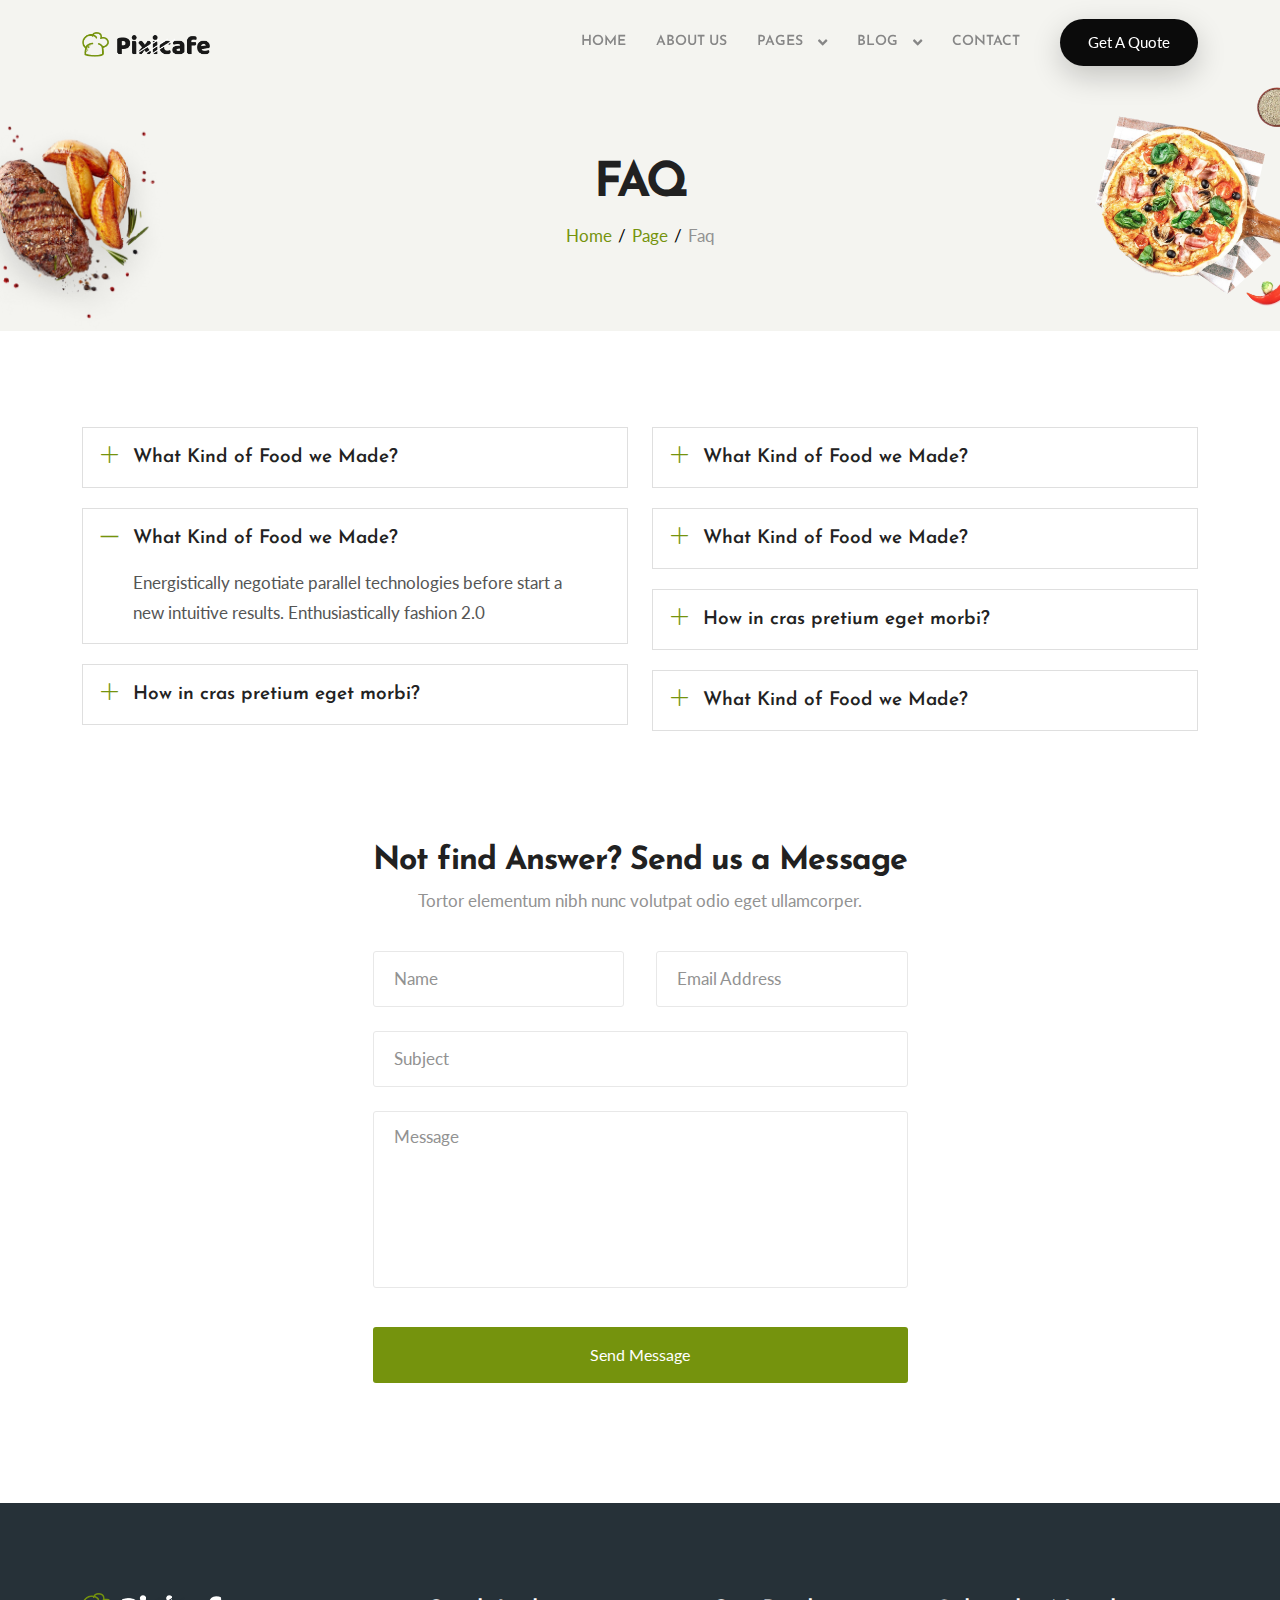
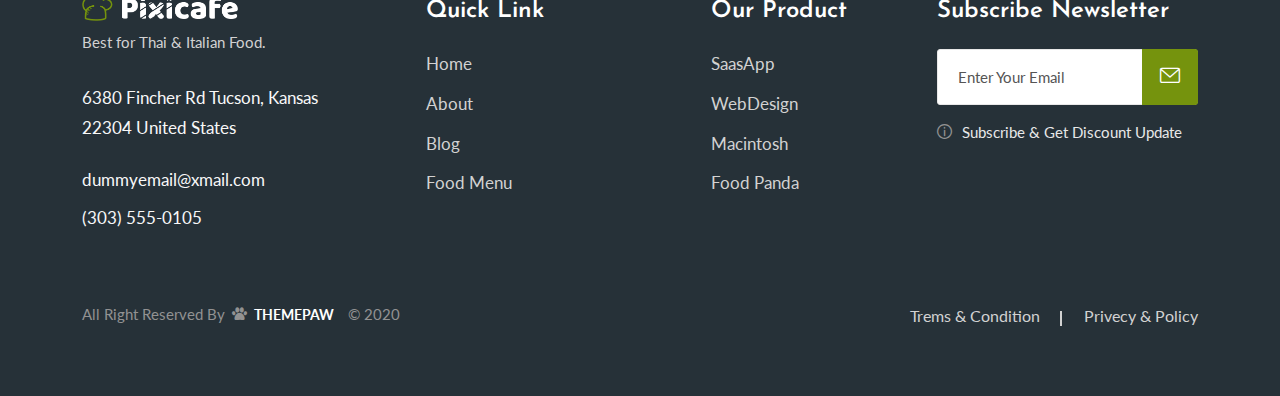
<file: faq.html>
<!DOCTYPE html>
<!--[if lt IE 7]>      
    <html class="no-js lt-ie9 lt-ie8 lt-ie7"> 
<![endif]-->
<!--[if IE 7]>         
    <html class="no-js lt-ie9 lt-ie8">
<![endif]-->
<!--[if IE 8]>         
    <html class="no-js lt-ie9"> 
<![endif]-->
<!--[if gt IE 8]><!--> 
<html lang="en">
<!--<![endif]-->
	<head>
		<meta charset="utf-8">
		<title>Restaurant</title>
		<meta name="viewport" content="width=device-width, initial-scale=1, shrink-to-fit=no">


		<link href="https://fonts.googleapis.com/css?family=Fredericka+the+Great%7CJosefin+Sans:400,600,700%7CLato&display=swap" rel="stylesheet">
		<!--- End google font-->

		<link rel="shortcut icon" href="assets/images/favicon.ico" type="image/x-icon">
		<link rel="icon" href="assets/images/favicon.ico" type="image/x-icon">
		<!--- End favicon-->

		<link rel="stylesheet" type="text/css" href="assets/css/bootstrap.min.css">
		<link rel="stylesheet" type="text/css" href="assets/css/magnific-popup.css">
		<link rel="stylesheet" type="text/css" href="assets/css/owl.carousel.min.css">
		<link rel="stylesheet" type="text/css" href="assets/css/animate.css">
		<link rel="stylesheet" type="text/css" href="assets/css/custom-font.css">
		<link rel="stylesheet" type="text/css" href="assets/css/fontawesome.css">
		<link rel="stylesheet" type="text/css" href="assets/css/main.css">



		<link rel="stylesheet" type="text/css" href="assets/css/style.css">
		<link rel="stylesheet" type="text/css" href="assets/css/responsive.css">

		<!--End ALL STYLESHEET -->

	</head>

		<body>


			<header class="site-header site-header--menu-right restaurant-header-section" id="sticky-menu">
				<div class="container">
					<nav class="navbar site-navbar">
					<!-- Brand Logo-->
						<div class="brand-logo">
							<a href="index.html">
								<img src="assets/images/logo.png" alt="" class="light-version-logo">
							</a>
						</div>
						<div class="menu-block-wrapper">
							<div class="menu-overlay"></div>
							<nav class="menu-block" id="append-menu-header">
								<div class="mobile-menu-head">
									<div class="go-back">
										<i class="fa fa-angle-left"></i>
									</div>
									<div class="current-menu-title"></div>
									<div class="mobile-menu-close">&times;</div>
								</div>
								<ul class="site-menu-main">
									<li class="nav-item">
										<a href="index.html" class="nav-link-item">Home</a>
									</li>
									<li class="nav-item">
										<a href="about.html" class="nav-link-item">About Us</a>
									</li>
									<li class="nav-item nav-item-has-children">
										<a href="#" class="nav-link-item drop-trigger">Pages <i class="fas fa-angle-down"></i>
										</a>
										<ul class="sub-menu" id="submenu-1">
											<li class="sub-menu--item nav-item-has-children">
												<a href="about.html" data-menu-get="h3" class="drop-trigger">About Us
												</a>
											</li>
											<li class="sub-menu--item nav-item-has-children">
												<a href="faq.html" data-menu-get="h3" class="drop-trigger">Faq
												</a>
											</li>
											<li class="sub-menu--item nav-item-has-children">
												<a href="foodmenu.html" data-menu-get="h3" class="drop-trigger">foodmenu
												</a>
											</li>
										</ul>
									</li>
									<li class="nav-item nav-item-has-children">
										<a href="#" class="nav-link-item drop-trigger">Blog <i class="fas fa-angle-down"></i></a>
										<ul class="sub-menu" id="submenu-2">
											<li class="sub-menu--item">
												<a href="blog.html">blog</a>
											</li>
											<li class="sub-menu--item">
												<a href="blog-single.html">blog detalis</a>
											</li>
										</ul>
									</li>
									<li class="nav-item">
										<a href="contact.html" class="nav-link-item">Contact</a>
									</li>
								</ul>
							</nav>
						</div>
						<div class="header-btn header-btn-l1 ms-auto d-none d-xs-inline-flex">
							<a class="reservation-btn" href="contact.html">
								Get A Quote
							</a>
						</div>
						<!-- mobile menu trigger -->
						<div class="mobile-menu-trigger">
							<span></span>
						</div>
						<!--/.Mobile Menu Hamburger Ends-->
					</nav>
				</div>
			</header><!--End comenci-header-section -->

			<section class="restaurant--breadcrumb-section">
				<div class="container">
					<div class="restaurant--breadcrumb-content">
						<h1>FAQ</h1>
						<ul class="restaurant--breadcrumb-nav">
							<li><a href="#">home</a></li>
							<li><span>/</span></li>
							<li><a href="#">page</a></li>
							<li><span>/</span></li>
							<li>faq</li>
						</ul>
					</div>
				</div><!--End container -->
				<div class="restaurant--bredcrumb-img wow restaurant_animate">
					<img src="assets/images/banner1.png" alt="">
					<img src="assets/images/jumiafood-homepage-splash.png" alt="">
				</div>
			</section><!--End restaurant-breadcrumb-section -->

			<div class="restaurant--faq-section restaurant--section-padding">
				<div class="container">
					<div class="accordion" id="restaurant--accordion">
						<div class="row">
							<div class="col-lg-6">
								<div class="card">
									<div class="card-header" id="heading1">
										<a class="restaurant--tab-title" href="#" data-toggle="collapse" data-target="#collapse1" aria-expanded="true" aria-controls="collapse1">
										What Kind of Food we Made?
										<span class="restaurant--tab-plus"><i class="icon-plus"></i></span>
										</a>
									</div>
									<div id="collapse1" class="collapse" aria-labelledby="heading1" data-parent="#restaurant--accordion">
										<div class="card-body">
											Energistically negotiate parallel technologies before start a new intuitive results. Enthusiastically fashion 2.0
										</div>
									</div>
								</div>
								<div class="card card__active">
									<div class="card-header" id="heading2">
										<a class="restaurant--tab-title" href="#" data-toggle="collapse" data-target="#collapse2" aria-expanded="false" aria-controls="collapse2">
										What Kind of Food we Made?
										<span class="restaurant--tab-plus"><i class="icon-plus"></i></span>
										</a>
									</div>
									<div id="collapse2" class="collapse show" aria-labelledby="heading2" data-parent="#restaurant--accordion">
										<div class="card-body">
											Energistically negotiate parallel technologies before start a new intuitive results. Enthusiastically fashion 2.0
										</div>
									</div>
								</div>
								<div class="card">
									<div class="card-header" id="heading3">
										<a class="restaurant--tab-title" href="#" data-toggle="collapse" data-target="#collapse3" aria-expanded="false" aria-controls="collapse3">
										How in cras pretium eget morbi?
										<span class="restaurant--tab-plus"><i class="icon-plus"></i></span>
										</a>
									</div>
									<div id="collapse3" class="collapse" aria-labelledby="heading3" data-parent="#restaurant--accordion">
										<div class="card-body">
											Energistically negotiate parallel technologies before start a new intuitive results. Enthusiastically fashion 2.0
										</div>
									</div>
								</div>
							</div>
							<div class="col-lg-6">
								<div class="card">
									<div class="card-header" id="heading4">
										<a class="restaurant--tab-title" href="#" data-toggle="collapse" data-target="#collaps4" aria-expanded="true" aria-controls="collaps4">
										What Kind of Food we Made?
										<span class="restaurant--tab-plus"><i class="icon-plus"></i></span>
										</a>
									</div>
									<div id="collaps4" class="collapse" aria-labelledby="heading4" data-parent="#restaurant--accordion">
										<div class="card-body">
											Energistically negotiate parallel technologies before start a new intuitive results. Enthusiastically fashion 2.0
										</div>
									</div>
								</div>
								<div class="card">
									<div class="card-header" id="heading5">
										<a class="restaurant--tab-title" href="#" data-toggle="collapse" data-target="#collapse5" aria-expanded="false" aria-controls="collapse5">
										What Kind of Food we Made?
										<span class="restaurant--tab-plus"><i class="icon-plus"></i></span>
										</a>
									</div>
									<div id="collapse5" class="collapse" aria-labelledby="heading5" data-parent="#restaurant--accordion">
										<div class="card-body">
											Energistically negotiate parallel technologies before start a new intuitive results. Enthusiastically fashion 2.0
										</div>
									</div>
								</div>
								<div class="card">
									<div class="card-header" id="heading6">
										<a class="restaurant--tab-title" href="#" data-toggle="collapse" data-target="#collapse6" aria-expanded="false" aria-controls="collapse6">
										How in cras pretium eget morbi?
										<span class="restaurant--tab-plus"><i class="icon-plus"></i></span>
										</a>
									</div>
									<div id="collapse6" class="collapse" aria-labelledby="heading6" data-parent="#restaurant--accordion">
										<div class="card-body">
											Energistically negotiate parallel technologies before start a new intuitive results. Enthusiastically fashion 2.0
										</div>
									</div>
								</div>
								<div class="card">
									<div class="card-header" id="heading7">
										<a class="restaurant--tab-title" href="#" data-toggle="collapse" data-target="#collapse7" aria-expanded="false" aria-controls="collapse7">
										What Kind of Food we Made?
										<span class="restaurant--tab-plus"><i class="icon-plus"></i></span>
										</a>
									</div>
									<div id="collapse7" class="collapse" aria-labelledby="heading6" data-parent="#restaurant--accordion">
										<div class="card-body">
											Energistically negotiate parallel technologies before start a new intuitive results. Enthusiastically fashion 2.0
										</div>
									</div>
								</div>
							</div>
						</div>
					</div>
					<div class="restaurant--contact-wrap restaurant-faq-page">
						<div class="restaurant--contact-title">
							<h3>Not find Answer? Send us a Message</h3>
							<p>Tortor elementum nibh nunc volutpat odio eget ullamcorper.</p>
						</div>
						<form action="#">
							<div class="restaurant--contact-input-column">
								<div class="restaurant--input-field">
									<input type="text" placeholder="Name">
								</div>
								<div class="restaurant--input-field">
									<input type="email" placeholder="Email Address">
								</div>
							</div>
							<div class="restaurant--input-field">
								<input type="text" placeholder="Subject">
							</div>
							<div class="restaurant--input-field">
								<textarea name="textarea" placeholder="Message"></textarea>
							</div>
							<div class="restaurant--input-field">
								<input type="submit" value="Send Message">
							</div>
						</form>
					</div>
				</div><!--End container -->
			</div><!--End restaurant-faq-section -->

			<footer class="restaurant--footer-section">
				<div class="container">
					<div class="restaurant--footer-top">
						<div class="row">
							<div class="col-lg-3">
								<div class="text-wedget">
									<a href="#"><img src="assets/images/f-logo.png" alt=""></a>
									<p><span>Best for Thai & Italian Food.</span></p>
									<p>6380 Fincher Rd Tucson, Kansas 22304 United States</p>
									<ul>
										<li><a href="#">dummyemail@xmail.com</a></li>
										<li>(303) 555-0105</li>
									</ul>
								</div>
							</div>
							<div class="col-lg-3 col-md-3">
								<div class="restaurant--f-wedget margin_left">
									<h4 class="f_title">Quick Link</h4>
									<ul class="f_nav">
										<li><a href="#">Home</a></li>
										<li><a href="#">About</a></li>
										<li><a href="#">Blog</a></li>
										<li><a href="#">Food Menu</a></li>
									</ul>
								</div>
							</div>
							<div class="col-lg-3 col-md-3">
								<div class="restaurant--f-wedget margin_left">
									<h4 class="f_title">Our Product</h4>
									<ul class="f_nav">
										<li><a href="#">SaasApp</a></li>
										<li><a href="#">WebDesign</a></li>
										<li><a href="#">Macintosh</a></li>
										<li><a href="#">Food Panda</a></li>
									</ul>
								</div>
							</div>
							<div class="col-lg-3 col-md-6">
								<div class="restaurant--f-wedget">
									<h4 class="f_title">Subscribe Newsletter</h4>
									<form action="#">
										<div class="restaurant--subscribe-field">
											<input type="email" placeholder="Enter Your Email">
											<button id="restaurant--subscribe-btn" type="button"><i class="icon-envelope"></i></button>
										</div>
										<ul class="information">
											<li><i class="icon-information"></i> Subscribe & Get Discount Update</li>
										</ul>
									</form>
								</div>
							</div>
						</div>
						<!--- End row -->
					</div><!--- End restaurant-footer-top -->
					<div class="restaurant--footer-bottom">
						<div class="row">
							<div class="col-lg-6 col-md-6">
								<p class="copywright">All Right Reserved By <i class="icon-paw"></i> <a href="#">themepaw</a> &copy; 2020</p>
							</div>
							<div class="col-lg-6 col-md-6">
								<ul class="restaurant--f-nav-bottom">
									<li><a href="#">Trems & Condition</a></li>
									<li><a href="#">Privecy & Policy</a></li>
								</ul>
							</div>
						</div>
					</div>
				</div><!--- End container -->
			</footer><!--- End restaurant-footer-section -->



			<script src="assets/js/jquery-3.4.1.min.js"></script>
			<script src="assets/js/bootstrap.bundle.min.js"></script>
			<script src="assets/js/owl.carousel.min.js"></script>
			<script src="assets/js/jquery.magnific-popup.min.js"></script>
			<script src="assets/js/wow.min.js"></script>
			<script src="assets/js/menu/menu.js"></script>
			
			<script src="assets/js/main.js"></script>

			<!-- End All Js -->
			

	</body>
</html>
</file>
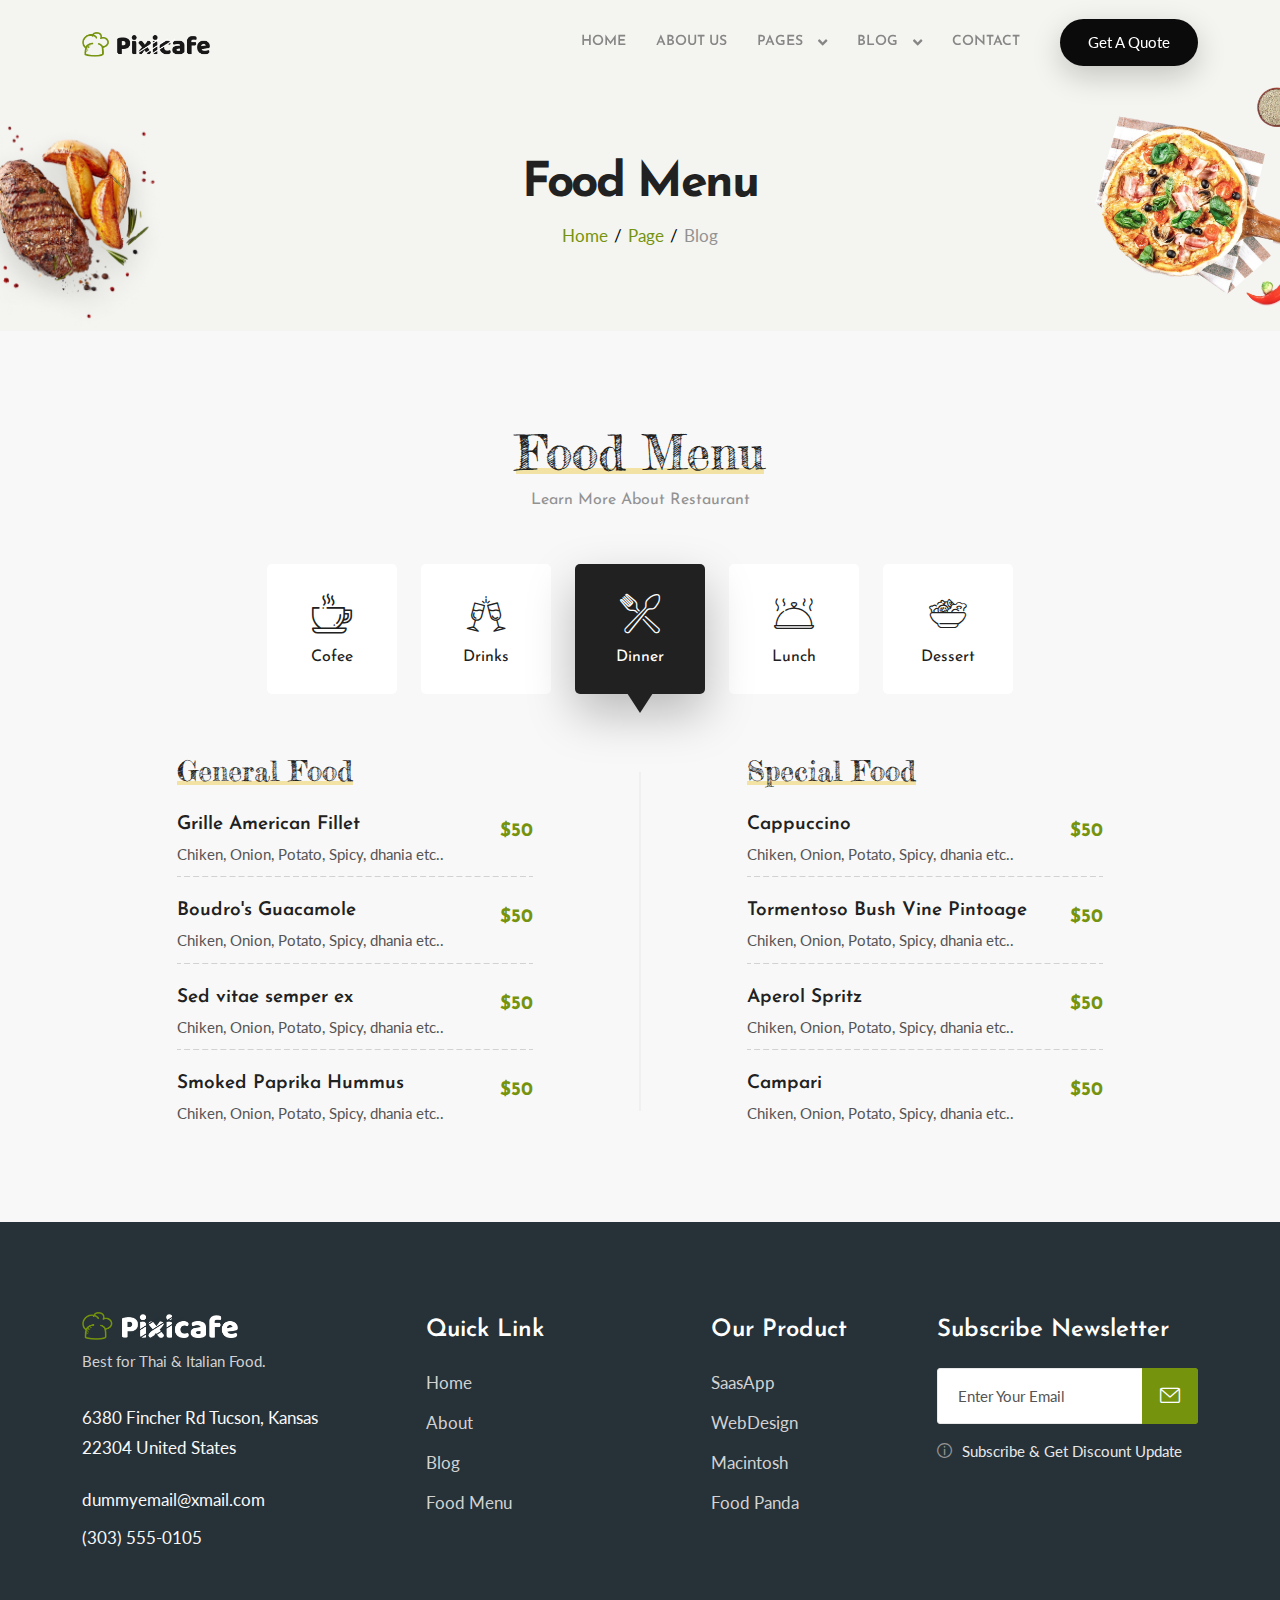
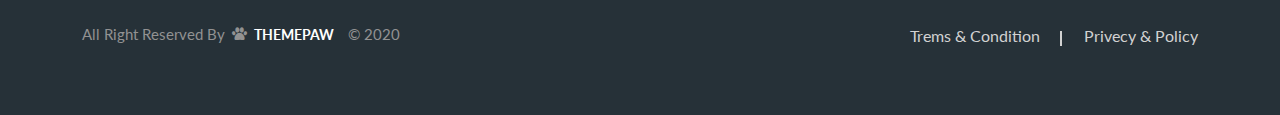
<file: foodmenu.html>
<!DOCTYPE html>
<!--[if lt IE 7]>      
    <html class="no-js lt-ie9 lt-ie8 lt-ie7"> 
<![endif]-->
<!--[if IE 7]>         
    <html class="no-js lt-ie9 lt-ie8">
<![endif]-->
<!--[if IE 8]>         
    <html class="no-js lt-ie9"> 
<![endif]-->
<!--[if gt IE 8]><!--> 
<html lang="en">
<!--<![endif]-->
	<head>
		<meta charset="utf-8">
		<title>Restaurant</title>
		<meta name="viewport" content="width=device-width, initial-scale=1, shrink-to-fit=no">


		<link href="https://fonts.googleapis.com/css?family=Fredericka+the+Great%7CJosefin+Sans:400,600,700%7CLato&display=swap" rel="stylesheet">
		<!--- End google font-->

		<link rel="shortcut icon" href="assets/images/favicon.ico" type="image/x-icon">
		<link rel="icon" href="assets/images/favicon.ico" type="image/x-icon">
		<!--- End favicon-->

		<link rel="stylesheet" type="text/css" href="assets/css/bootstrap.min.css">
		<link rel="stylesheet" type="text/css" href="assets/css/magnific-popup.css">
		<link rel="stylesheet" type="text/css" href="assets/css/owl.carousel.min.css">
		<link rel="stylesheet" type="text/css" href="assets/css/animate.css">
		<link rel="stylesheet" type="text/css" href="assets/css/custom-font.css">
		<link rel="stylesheet" type="text/css" href="assets/css/fontawesome.css">
		<link rel="stylesheet" type="text/css" href="assets/css/main.css">



		<link rel="stylesheet" type="text/css" href="assets/css/style.css">
		<link rel="stylesheet" type="text/css" href="assets/css/responsive.css">

		<!--End ALL STYLESHEET -->

	</head>

		<body>


			<header class="site-header site-header--menu-right restaurant-header-section" id="sticky-menu">
				<div class="container">
					<nav class="navbar site-navbar">
					<!-- Brand Logo-->
						<div class="brand-logo">
							<a href="index.html">
								<img src="assets/images/logo.png" alt="" class="light-version-logo">
							</a>
						</div>
						<div class="menu-block-wrapper">
							<div class="menu-overlay"></div>
							<nav class="menu-block" id="append-menu-header">
								<div class="mobile-menu-head">
									<div class="go-back">
										<i class="fa fa-angle-left"></i>
									</div>
									<div class="current-menu-title"></div>
									<div class="mobile-menu-close">&times;</div>
								</div>
								<ul class="site-menu-main">
									<li class="nav-item">
										<a href="index.html" class="nav-link-item">Home</a>
									</li>
									<li class="nav-item">
										<a href="about.html" class="nav-link-item">About Us</a>
									</li>
									<li class="nav-item nav-item-has-children">
										<a href="#" class="nav-link-item drop-trigger">Pages <i class="fas fa-angle-down"></i>
										</a>
										<ul class="sub-menu" id="submenu-1">
											<li class="sub-menu--item nav-item-has-children">
												<a href="about.html" data-menu-get="h3" class="drop-trigger">About Us
												</a>
											</li>
											<li class="sub-menu--item nav-item-has-children">
												<a href="faq.html" data-menu-get="h3" class="drop-trigger">Faq
												</a>
											</li>
											<li class="sub-menu--item nav-item-has-children">
												<a href="foodmenu.html" data-menu-get="h3" class="drop-trigger">foodmenu
												</a>
											</li>
										</ul>
									</li>
									<li class="nav-item nav-item-has-children">
										<a href="#" class="nav-link-item drop-trigger">Blog <i class="fas fa-angle-down"></i></a>
										<ul class="sub-menu" id="submenu-2">
											<li class="sub-menu--item">
												<a href="blog.html">blog</a>
											</li>
											<li class="sub-menu--item">
												<a href="blog-single.html">blog detalis</a>
											</li>
										</ul>
									</li>
									<li class="nav-item">
										<a href="contact.html" class="nav-link-item">Contact</a>
									</li>
								</ul>
							</nav>
						</div>
						<div class="header-btn header-btn-l1 ms-auto d-none d-xs-inline-flex">
							<a class="reservation-btn" href="contact.html">
								Get A Quote
							</a>
						</div>
						<!-- mobile menu trigger -->
						<div class="mobile-menu-trigger">
							<span></span>
						</div>
						<!--/.Mobile Menu Hamburger Ends-->
					</nav>
				</div>
			</header><!--End comenci-header-section -->

			<section class="restaurant--breadcrumb-section">
				<div class="container">
					<div class="restaurant--breadcrumb-content">
						<h1>Food Menu</h1>
						<ul class="restaurant--breadcrumb-nav">
							<li><a href="#">home</a></li>
							<li><span>/</span></li>
							<li><a href="#">page</a></li>
							<li><span>/</span></li>
							<li>blog</li>
						</ul>
					</div>
				</div><!--End container -->
				<div class="restaurant--bredcrumb-img wow restaurant_animate">
					<img src="assets/images/banner1.png" alt="">
					<img src="assets/images/jumiafood-homepage-splash.png" alt="">
				</div>
			</section><!--End restaurant-breadcrumb-section -->

		
			<div class="restaurant--foodmenu-section restaurant--section-padding">
				<div class="container">
					<div class="restaurant--section-title">
						<h2><span class="border_bottom">Food Menu</span></h2>
						<h6>Learn More About Restaurant</h6>
					</div>
					<div class="restaurant--tab-wrap">
						<div class="restaurant--custom-tab2">
							<ul class="nav nav-pills" role="tablist">
								<li class="nav-item">
									<a class="nav-link" id="pills-tab-4" data-toggle="pill" href="#pills-4"><i class="icon-coffee-cup"></i> Cofee</a>
								</li>
								<li class="nav-item">
									<a class="nav-link" id="pills-tab-5" data-toggle="pill" href="#pills-5"><i class="icon-cheer"></i> Drinks</a>
								</li>
								<li class="nav-item">
									<a class="nav-link active" id="pills-tab-6" data-toggle="pill" href="#pills-6"><i class="icon-fork"></i> Dinner </a>
								</li>
								<li class="nav-item">
									<a class="nav-link" id="pills-tab-7" data-toggle="pill" href="#pills-7"><i class="icon-wedding-dinner"></i> Lunch </a>
								</li>
								<li class="nav-item">
									<a class="nav-link" id="pills-tab-8" data-toggle="pill" href="#pills-8"> <i class="icon-salad"></i> Dessert</a> 
								</li>
							</ul>
						</div>
						<div class="tab-content">
							<div class="tab-pane fade" id="pills-4">
								<div class="restaurant--food-wrap">
									<div class="row">
										<div class="col-lg-4 offset-lg-1">
											<div class="restaurant--food-item">
												<h3>General Food</h3>
												<div class="restaurant--food-item-wrap">
													<div class="restaurant--food-menu">
														<h5>Grille American Fillet</h5>
														<p>Chiken, Onion, Potato, Spicy, dhania etc..</p>
													</div>
													<div class="food-price">
														<h5>$50</h5>
													</div>
												</div>
												<div class="restaurant--food-item-wrap">
													<div class="restaurant--food-menu">
														<h5>Boudro's Guacamole</h5>
														<p>Chiken, Onion, Potato, Spicy, dhania etc..</p>
													</div>
													<div class="food-price">
														<h5>$50</h5>
													</div>
												</div>
												<div class="restaurant--food-item-wrap">
													<div class="restaurant--food-menu">
														<h5>Sed vitae semper ex</h5>
														<p>Chiken, Onion, Potato, Spicy, dhania etc..</p>
													</div>
													<div class="food-price">
														<h5>$50</h5>
													</div>
												</div>
												<div class="restaurant--food-item-wrap">
													<div class="restaurant--food-menu">
														<h5>Smoked Paprika Hummus</h5>
														<p>Chiken, Onion, Potato, Spicy, dhania etc..</p>
													</div>
													<div class="food-price">
														<h5>$50</h5>
													</div>
												</div>
											</div>
											<div class="restaurant--food-item margin_top">
												<h3>Discount Now</h3>
												<div class="restaurant--food-item-wrap">
													<div class="restaurant--food-menu">
														<h5>Spicy Vegan Potato Curry</h5>
														<p>Chiken, Onion, Potato, Spicy, dhania etc..</p>
													</div>
													<div class="food-price">
														<del>80$</del>
														<h5>$50</h5>
													</div>
												</div>
												<div class="restaurant--food-item-wrap">
													<div class="restaurant--food-menu">
														<h5>Sun-Dried Tomato Bruschetta</h5>
														<p>Chiken, Onion, Potato, Spicy, dhania etc..</p>
													</div>
													<div class="food-price">
														<del>70$</del>
														<h5>$50</h5>
													</div>
												</div>

											</div>
										</div>
										<div class="col-lg-4 offset-lg-2">
											<div class="restaurant--food-item">
												<h3>Special Food</h3>
												<div class="restaurant--food-item-wrap">
													<div class="restaurant--food-menu">
														<h5>Cappuccino</h5>
														<p>Chiken, Onion, Potato, Spicy, dhania etc..</p>
													</div>
													<div class="food-price">
														<h5>$50</h5>
													</div>
												</div>
												<div class="restaurant--food-item-wrap">
													<div class="restaurant--food-menu">
														<h5>Tormentoso Bush Vine Pintoage</h5>
														<p>Chiken, Onion, Potato, Spicy, dhania etc..</p>
													</div>
													<div class="food-price">
														<h5>$50</h5>
													</div>
												</div>
												<div class="restaurant--food-item-wrap">
													<div class="restaurant--food-menu">
														<h5>Aperol Spritz</h5>
														<p>Chiken, Onion, Potato, Spicy, dhania etc..</p>
													</div>
													<div class="food-price">
														<h5>$50</h5>
													</div>
												</div>
												<div class="restaurant--food-item-wrap">
													<div class="restaurant--food-menu">
														<h5>Campari</h5>
														<p>Chiken, Onion, Potato, Spicy, dhania etc..</p>
													</div>
													<div class="food-price">
														<h5>$50</h5>
													</div>
												</div>
												<div class="restaurant--food-item-wrap">
													<div class="restaurant--food-menu">
														<h5>Tormentoso Bush Vine Pintoage</h5>
														<p>Chiken, Onion, Potato, Spicy, dhania etc..</p>
													</div>
													<div class="food-price">
														<h5>$50</h5>
													</div>
												</div>
												<div class="restaurant--food-item-wrap">
													<div class="restaurant--food-menu">
														<h5>Almond Baked Brie</h5>
														<p>Chiken, Onion, Potato, Spicy, dhania etc..</p>
													</div>
													<div class="food-price">
														<h5>$50</h5>
													</div>
												</div>
											</div>
										</div>
									</div>
								</div>
							</div>
							<div class="tab-pane fade" id="pills-5">
								<div class="restaurant--food-wrap">
									<div class="row">
										<div class="col-lg-4 offset-lg-1">
											<div class="restaurant--food-item">
												<h3>General Food</h3>
												<div class="restaurant--food-item-wrap">
													<div class="restaurant--food-menu">
														<h5>Sed vitae semper ex</h5>
														<p>Chiken, Onion, Potato, Spicy, dhania etc..</p>
													</div>
													<div class="food-price">
														<h5>$50</h5>
													</div>
												</div>
												<div class="restaurant--food-item-wrap">
													<div class="restaurant--food-menu">
														<h5>Smoked Paprika Hummus</h5>
														<p>Chiken, Onion, Potato, Spicy, dhania etc..</p>
													</div>
													<div class="food-price">
														<h5>$50</h5>
													</div>
												</div>
											</div>
											<div class="restaurant--food-item margin_top">
												<h3>Discount Now</h3>
												<div class="restaurant--food-item-wrap">
													<div class="restaurant--food-menu">
														<h5>Spicy Vegan Potato Curry</h5>
														<p>Chiken, Onion, Potato, Spicy, dhania etc..</p>
													</div>
													<div class="food-price">
														<del>80$</del>
														<h5>$50</h5>
													</div>
												</div>
											</div>
										</div>
										<div class="col-lg-4 offset-lg-2">
											<div class="restaurant--food-item">
												<h3>Special Food</h3>
												<div class="restaurant--food-item-wrap">
													<div class="restaurant--food-menu">
														<h5>Campari</h5>
														<p>Chiken, Onion, Potato, Spicy, dhania etc..</p>
													</div>
													<div class="food-price">
														<h5>$50</h5>
													</div>
												</div>
												<div class="restaurant--food-item-wrap">
													<div class="restaurant--food-menu">
														<h5>Tormentoso Bush Vine Pintoage</h5>
														<p>Chiken, Onion, Potato, Spicy, dhania etc..</p>
													</div>
													<div class="food-price">
														<h5>$50</h5>
													</div>
												</div>
												<div class="restaurant--food-item-wrap">
													<div class="restaurant--food-menu">
														<h5>Almond Baked Brie</h5>
														<p>Chiken, Onion, Potato, Spicy, dhania etc..</p>
													</div>
													<div class="food-price">
														<h5>$50</h5>
													</div>
												</div>
											</div>
										</div>
									</div>
								</div>
							</div>
							<div class="tab-pane fade" id="pills-6">
								<div class="restaurant--food-wrap">
									<div class="row">
										<div class="col-lg-4 offset-lg-1">
											<div class="restaurant--food-item">
												<h3>General Food</h3>
												<div class="restaurant--food-item-wrap">
													<div class="restaurant--food-menu">
														<h5>Grille American Fillet</h5>
														<p>Chiken, Onion, Potato, Spicy, dhania etc..</p>
													</div>
													<div class="food-price">
														<h5>$50</h5>
													</div>
												</div>
												<div class="restaurant--food-item-wrap">
													<div class="restaurant--food-menu">
														<h5>Boudro's Guacamole</h5>
														<p>Chiken, Onion, Potato, Spicy, dhania etc..</p>
													</div>
													<div class="food-price">
														<h5>$50</h5>
													</div>
												</div>
												<div class="restaurant--food-item-wrap">
													<div class="restaurant--food-menu">
														<h5>Sed vitae semper ex</h5>
														<p>Chiken, Onion, Potato, Spicy, dhania etc..</p>
													</div>
													<div class="food-price">
														<h5>$50</h5>
													</div>
												</div>
												<div class="restaurant--food-item-wrap">
													<div class="restaurant--food-menu">
														<h5>Smoked Paprika Hummus</h5>
														<p>Chiken, Onion, Potato, Spicy, dhania etc..</p>
													</div>
													<div class="food-price">
														<h5>$50</h5>
													</div>
												</div>
											</div>
											<div class="restaurant--food-item margin_top">
												<h3>Discount Now</h3>
												<div class="restaurant--food-item-wrap">
													<div class="restaurant--food-menu">
														<h5>Spicy Vegan Potato Curry</h5>
														<p>Chiken, Onion, Potato, Spicy, dhania etc..</p>
													</div>
													<div class="food-price">
														<del>80$</del>
														<h5>$50</h5>
													</div>
												</div>
												<div class="restaurant--food-item-wrap">
													<div class="restaurant--food-menu">
														<h5>Sun-Dried Tomato Bruschetta</h5>
														<p>Chiken, Onion, Potato, Spicy, dhania etc..</p>
													</div>
													<div class="food-price">
														<del>70$</del>
														<h5>$50</h5>
													</div>
												</div>

											</div>
										</div>
										<div class="col-lg-4 offset-lg-2">
											<div class="restaurant--food-item">
												<h3>Special Food</h3>
												<div class="restaurant--food-item-wrap">
													<div class="restaurant--food-menu">
														<h5>Cappuccino</h5>
														<p>Chiken, Onion, Potato, Spicy, dhania etc..</p>
													</div>
													<div class="food-price">
														<h5>$50</h5>
													</div>
												</div>
												<div class="restaurant--food-item-wrap">
													<div class="restaurant--food-menu">
														<h5>Tormentoso Bush Vine Pintoage</h5>
														<p>Chiken, Onion, Potato, Spicy, dhania etc..</p>
													</div>
													<div class="food-price">
														<h5>$50</h5>
													</div>
												</div>
												<div class="restaurant--food-item-wrap">
													<div class="restaurant--food-menu">
														<h5>Aperol Spritz</h5>
														<p>Chiken, Onion, Potato, Spicy, dhania etc..</p>
													</div>
													<div class="food-price">
														<h5>$50</h5>
													</div>
												</div>
												<div class="restaurant--food-item-wrap">
													<div class="restaurant--food-menu">
														<h5>Campari</h5>
														<p>Chiken, Onion, Potato, Spicy, dhania etc..</p>
													</div>
													<div class="food-price">
														<h5>$50</h5>
													</div>
												</div>
												<div class="restaurant--food-item-wrap">
													<div class="restaurant--food-menu">
														<h5>Tormentoso Bush Vine Pintoage</h5>
														<p>Chiken, Onion, Potato, Spicy, dhania etc..</p>
													</div>
													<div class="food-price">
														<h5>$50</h5>
													</div>
												</div>
												<div class="restaurant--food-item-wrap">
													<div class="restaurant--food-menu">
														<h5>Almond Baked Brie</h5>
														<p>Chiken, Onion, Potato, Spicy, dhania etc..</p>
													</div>
													<div class="food-price">
														<h5>$50</h5>
													</div>
												</div>
											</div>
										</div>
									</div>
								</div>
							</div>
							<div class="tab-pane fade show active" id="pills-7">
								<div class="restaurant--food-wrap">
									<div class="row">
										<div class="col-lg-4 offset-lg-1">
											<div class="restaurant--food-item">
												<h3>General Food</h3>
												<div class="restaurant--food-item-wrap">
													<div class="restaurant--food-menu">
														<h5>Grille American Fillet</h5>
														<p>Chiken, Onion, Potato, Spicy, dhania etc..</p>
													</div>
													<div class="food-price">
														<h5>$50</h5>
													</div>
												</div>
												<div class="restaurant--food-item-wrap">
													<div class="restaurant--food-menu">
														<h5>Boudro's Guacamole</h5>
														<p>Chiken, Onion, Potato, Spicy, dhania etc..</p>
													</div>
													<div class="food-price">
														<h5>$50</h5>
													</div>
												</div>
												<div class="restaurant--food-item-wrap">
													<div class="restaurant--food-menu">
														<h5>Sed vitae semper ex</h5>
														<p>Chiken, Onion, Potato, Spicy, dhania etc..</p>
													</div>
													<div class="food-price">
														<h5>$50</h5>
													</div>
												</div>
												<div class="restaurant--food-item-wrap">
													<div class="restaurant--food-menu">
														<h5>Smoked Paprika Hummus</h5>
														<p>Chiken, Onion, Potato, Spicy, dhania etc..</p>
													</div>
													<div class="food-price">
														<h5>$50</h5>
													</div>
												</div>
											</div>
										</div>
										<div class="col-lg-4 offset-lg-2">
											<div class="restaurant--food-item">
												<h3>Special Food</h3>
												<div class="restaurant--food-item-wrap">
													<div class="restaurant--food-menu">
														<h5>Cappuccino</h5>
														<p>Chiken, Onion, Potato, Spicy, dhania etc..</p>
													</div>
													<div class="food-price">
														<h5>$50</h5>
													</div>
												</div>
												<div class="restaurant--food-item-wrap">
													<div class="restaurant--food-menu">
														<h5>Tormentoso Bush Vine Pintoage</h5>
														<p>Chiken, Onion, Potato, Spicy, dhania etc..</p>
													</div>
													<div class="food-price">
														<h5>$50</h5>
													</div>
												</div>
												<div class="restaurant--food-item-wrap">
													<div class="restaurant--food-menu">
														<h5>Aperol Spritz</h5>
														<p>Chiken, Onion, Potato, Spicy, dhania etc..</p>
													</div>
													<div class="food-price">
														<h5>$50</h5>
													</div>
												</div>
												<div class="restaurant--food-item-wrap">
													<div class="restaurant--food-menu">
														<h5>Campari</h5>
														<p>Chiken, Onion, Potato, Spicy, dhania etc..</p>
													</div>
													<div class="food-price">
														<h5>$50</h5>
													</div>
												</div>
											</div>
										</div>
									</div>
								</div>
							</div>
							<div class="tab-pane fade" id="pills-8">
								<div class="restaurant--food-wrap">
									<div class="row">
										<div class="col-lg-4 offset-lg-1">
											<div class="restaurant--food-item">
												<h3>General Food</h3>
												<div class="restaurant--food-item-wrap">
													<div class="restaurant--food-menu">
														<h5>Grille American Fillet</h5>
														<p>Chiken, Onion, Potato, Spicy, dhania etc..</p>
													</div>
													<div class="food-price">
														<h5>$50</h5>
													</div>
												</div>
												<div class="restaurant--food-item-wrap">
													<div class="restaurant--food-menu">
														<h5>Boudro's Guacamole</h5>
														<p>Chiken, Onion, Potato, Spicy, dhania etc..</p>
													</div>
													<div class="food-price">
														<h5>$50</h5>
													</div>
												</div>
												<div class="restaurant--food-item-wrap">
													<div class="restaurant--food-menu">
														<h5>Sed vitae semper ex</h5>
														<p>Chiken, Onion, Potato, Spicy, dhania etc..</p>
													</div>
													<div class="food-price">
														<h5>$50</h5>
													</div>
												</div>
												<div class="restaurant--food-item-wrap">
													<div class="restaurant--food-menu">
														<h5>Smoked Paprika Hummus</h5>
														<p>Chiken, Onion, Potato, Spicy, dhania etc..</p>
													</div>
													<div class="food-price">
														<h5>$50</h5>
													</div>
												</div>
											</div>
											<div class="restaurant--food-item margin_top">
												<h3>Discount Now</h3>
												<div class="restaurant--food-item-wrap">
													<div class="restaurant--food-menu">
														<h5>Spicy Vegan Potato Curry</h5>
														<p>Chiken, Onion, Potato, Spicy, dhania etc..</p>
													</div>
													<div class="food-price">
														<del>80$</del>
														<h5>$50</h5>
													</div>
												</div>
												<div class="restaurant--food-item-wrap">
													<div class="restaurant--food-menu">
														<h5>Sun-Dried Tomato Bruschetta</h5>
														<p>Chiken, Onion, Potato, Spicy, dhania etc..</p>
													</div>
													<div class="food-price">
														<del>70$</del>
														<h5>$50</h5>
													</div>
												</div>

											</div>
										</div>
										<div class="col-lg-4 offset-lg-2">
											<div class="restaurant--food-item">
												<h3>Special Food</h3>
												<div class="restaurant--food-item-wrap">
													<div class="restaurant--food-menu">
														<h5>Cappuccino</h5>
														<p>Chiken, Onion, Potato, Spicy, dhania etc..</p>
													</div>
													<div class="food-price">
														<h5>$50</h5>
													</div>
												</div>
												<div class="restaurant--food-item-wrap">
													<div class="restaurant--food-menu">
														<h5>Tormentoso Bush Vine Pintoage</h5>
														<p>Chiken, Onion, Potato, Spicy, dhania etc..</p>
													</div>
													<div class="food-price">
														<h5>$50</h5>
													</div>
												</div>
												<div class="restaurant--food-item-wrap">
													<div class="restaurant--food-menu">
														<h5>Aperol Spritz</h5>
														<p>Chiken, Onion, Potato, Spicy, dhania etc..</p>
													</div>
													<div class="food-price">
														<h5>$50</h5>
													</div>
												</div>
												<div class="restaurant--food-item-wrap">
													<div class="restaurant--food-menu">
														<h5>Campari</h5>
														<p>Chiken, Onion, Potato, Spicy, dhania etc..</p>
													</div>
													<div class="food-price">
														<h5>$50</h5>
													</div>
												</div>
												<div class="restaurant--food-item-wrap">
													<div class="restaurant--food-menu">
														<h5>Tormentoso Bush Vine Pintoage</h5>
														<p>Chiken, Onion, Potato, Spicy, dhania etc..</p>
													</div>
													<div class="food-price">
														<h5>$50</h5>
													</div>
												</div>
												<div class="restaurant--food-item-wrap">
													<div class="restaurant--food-menu">
														<h5>Almond Baked Brie</h5>
														<p>Chiken, Onion, Potato, Spicy, dhania etc..</p>
													</div>
													<div class="food-price">
														<h5>$50</h5>
													</div>
												</div>
											</div>
										</div>
									</div>
								</div>
							</div>
						</div>
					</div>
				</div><!--End container -->
				<div class="restaurant--foodmenu-thumb wow restaurant_animate">
					<img src="assets/images/food-menu-img3.png" alt="">
				</div>
			</div><!--End restaurant-foodmenu-section -->


			<footer class="restaurant--footer-section">
				<div class="container">
					<div class="restaurant--footer-top">
						<div class="row">
							<div class="col-lg-3">
								<div class="text-wedget">
									<a href="#"><img src="assets/images/f-logo.png" alt=""></a>
									<p><span>Best for Thai & Italian Food.</span></p>
									<p>6380 Fincher Rd Tucson, Kansas 22304 United States</p>
									<ul>
										<li><a href="#">dummyemail@xmail.com</a></li>
										<li>(303) 555-0105</li>
									</ul>
								</div>
							</div>
							<div class="col-lg-3 col-md-3">
								<div class="restaurant--f-wedget margin_left">
									<h4 class="f_title">Quick Link</h4>
									<ul class="f_nav">
										<li><a href="#">Home</a></li>
										<li><a href="#">About</a></li>
										<li><a href="#">Blog</a></li>
										<li><a href="#">Food Menu</a></li>
									</ul>
								</div>
							</div>
							<div class="col-lg-3 col-md-3">
								<div class="restaurant--f-wedget margin_left">
									<h4 class="f_title">Our Product</h4>
									<ul class="f_nav">
										<li><a href="#">SaasApp</a></li>
										<li><a href="#">WebDesign</a></li>
										<li><a href="#">Macintosh</a></li>
										<li><a href="#">Food Panda</a></li>
									</ul>
								</div>
							</div>
							<div class="col-lg-3 col-md-6">
								<div class="restaurant--f-wedget">
									<h4 class="f_title">Subscribe Newsletter</h4>
									<form action="#">
										<div class="restaurant--subscribe-field">
											<input type="email" placeholder="Enter Your Email">
											<button id="restaurant--subscribe-btn" type="button"><i class="icon-envelope"></i></button>
										</div>
										<ul class="information">
											<li><i class="icon-information"></i> Subscribe & Get Discount Update</li>
										</ul>
									</form>
								</div>
							</div>
						</div>
						<!--- End row -->
					</div><!--- End restaurant-footer-top -->
					<div class="restaurant--footer-bottom">
						<div class="row">
							<div class="col-lg-6 col-md-6">
								<p class="copywright">All Right Reserved By <i class="icon-paw"></i> <a href="#">themepaw</a> &copy; 2020</p>
							</div>
							<div class="col-lg-6 col-md-6">
								<ul class="restaurant--f-nav-bottom">
									<li><a href="#">Trems & Condition</a></li>
									<li><a href="#">Privecy & Policy</a></li>
								</ul>
							</div>
						</div>
					</div>
				</div><!--- End container -->
			</footer><!--- End restaurant-footer-section -->



			<script src="assets/js/jquery-3.4.1.min.js"></script>
			<script src="assets/js/bootstrap.bundle.min.js"></script>
			<script src="assets/js/owl.carousel.min.js"></script>
			<script src="assets/js/jquery.magnific-popup.min.js"></script>
			<script src="assets/js/wow.min.js"></script>
			<script src="assets/js/menu/menu.js"></script>
			
			<script src="assets/js/main.js"></script>

			<!-- End All Js -->
			

	</body>
</html>
</file>
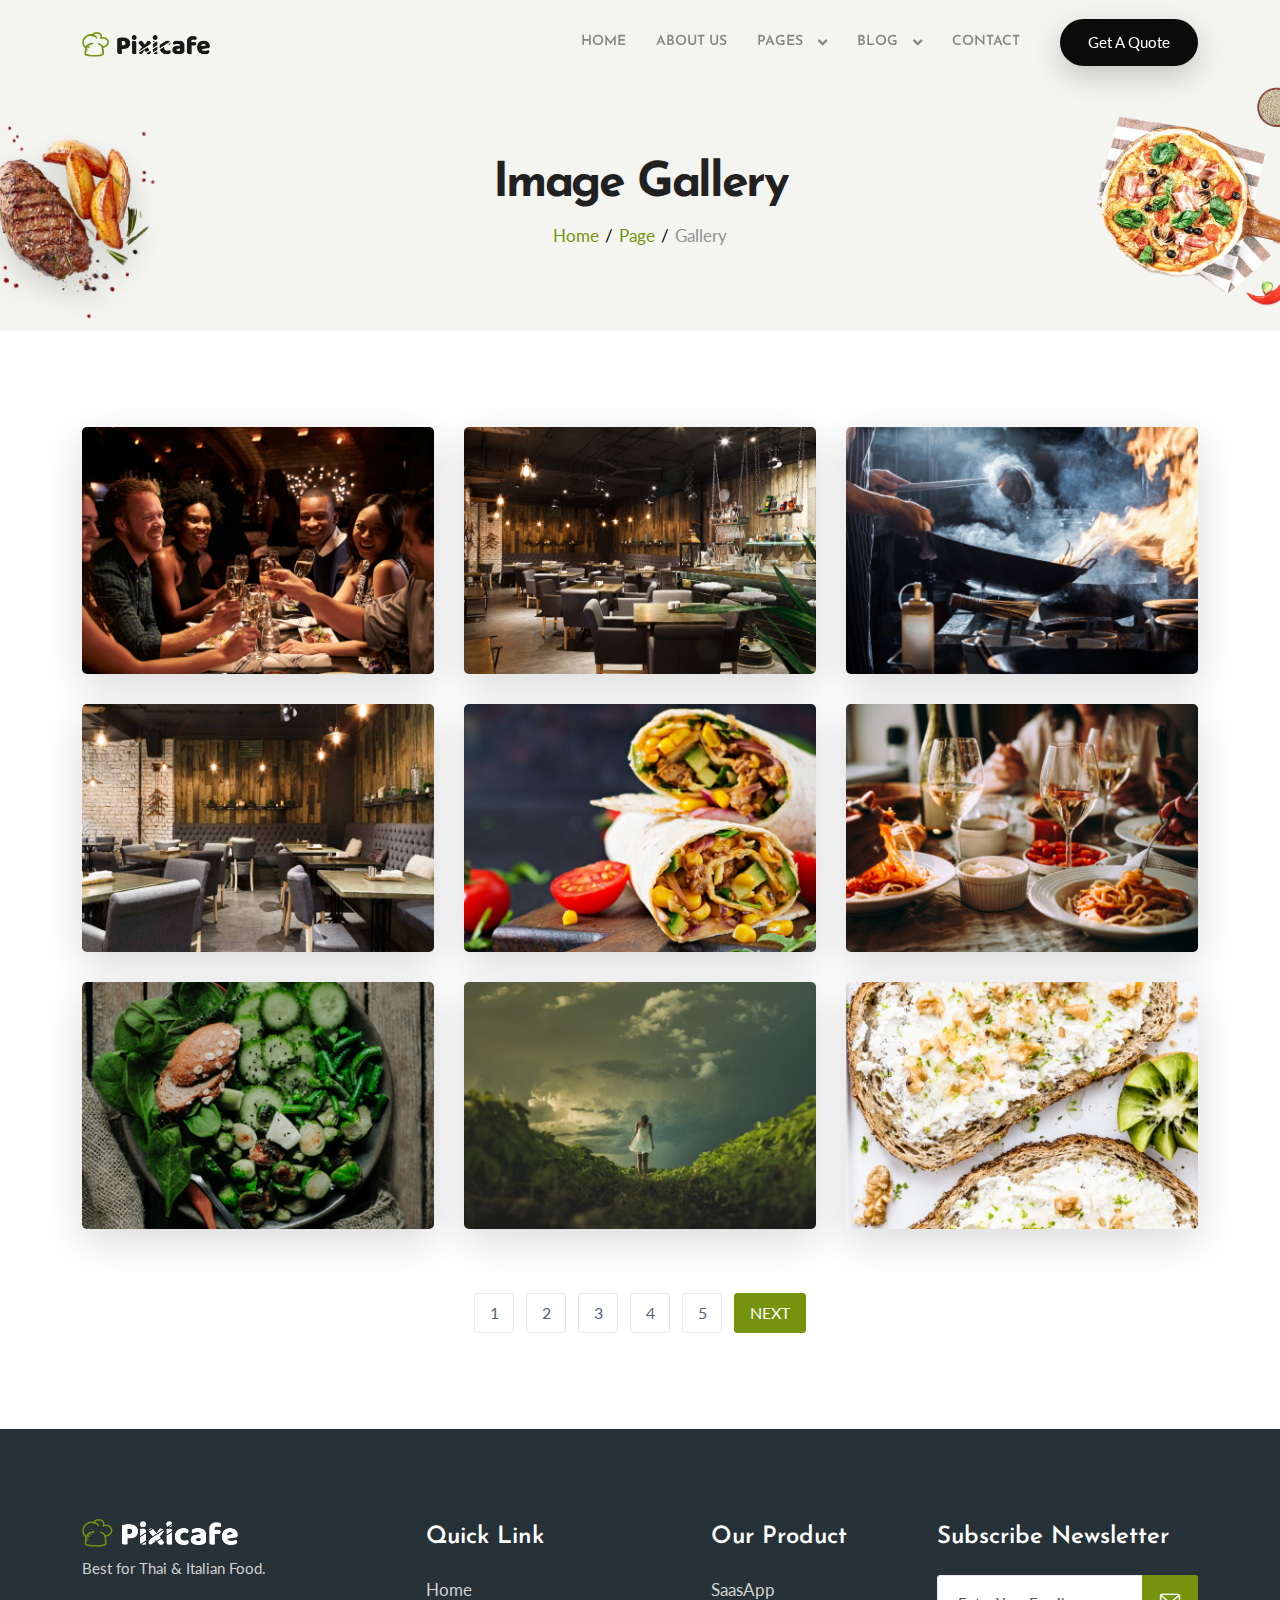
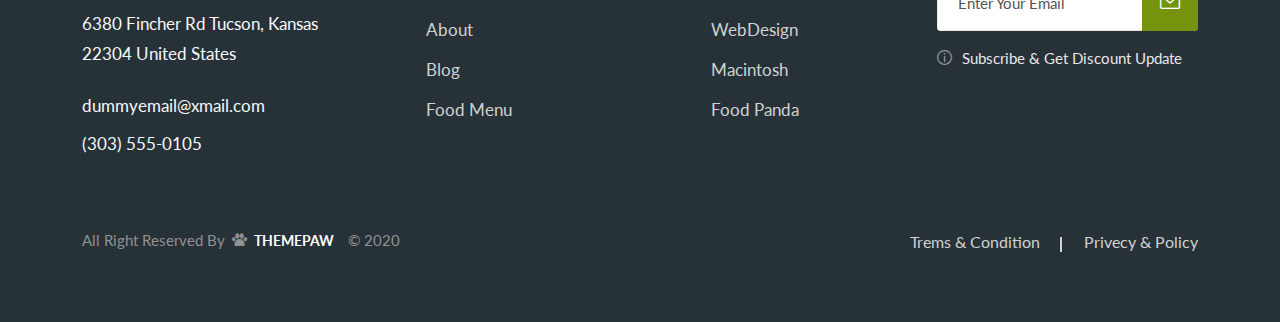
<file: gallery.html>
<!DOCTYPE html>
<!--[if lt IE 7]>      
    <html class="no-js lt-ie9 lt-ie8 lt-ie7"> 
<![endif]-->
<!--[if IE 7]>         
    <html class="no-js lt-ie9 lt-ie8">
<![endif]-->
<!--[if IE 8]>         
    <html class="no-js lt-ie9"> 
<![endif]-->
<!--[if gt IE 8]><!--> 
<html lang="en">
<!--<![endif]-->
	<head>
		<meta charset="utf-8">
		<title>Restaurant</title>
		<meta name="viewport" content="width=device-width, initial-scale=1, shrink-to-fit=no">


		<link href="https://fonts.googleapis.com/css?family=Fredericka+the+Great%7CJosefin+Sans:400,600,700%7CLato&display=swap" rel="stylesheet">
		<!--- End google font-->

		<link rel="shortcut icon" href="assets/images/favicon.ico" type="image/x-icon">
		<link rel="icon" href="assets/images/favicon.ico" type="image/x-icon">
		<!--- End favicon-->

		<link rel="stylesheet" type="text/css" href="assets/css/bootstrap.min.css">
		<link rel="stylesheet" type="text/css" href="assets/css/magnific-popup.css">
		<link rel="stylesheet" type="text/css" href="assets/css/owl.carousel.min.css">
		<link rel="stylesheet" type="text/css" href="assets/css/animate.css">
		<link rel="stylesheet" type="text/css" href="assets/css/custom-font.css">
		<link rel="stylesheet" type="text/css" href="assets/css/fontawesome.css">
		<link rel="stylesheet" type="text/css" href="assets/css/main.css">



		<link rel="stylesheet" type="text/css" href="assets/css/style.css">
		<link rel="stylesheet" type="text/css" href="assets/css/responsive.css">

		<!--End ALL STYLESHEET -->

	</head>

		<body>


			<header class="site-header site-header--menu-right restaurant-header-section" id="sticky-menu">
				<div class="container">
					<nav class="navbar site-navbar">
					<!-- Brand Logo-->
						<div class="brand-logo">
							<a href="index.html">
								<img src="assets/images/logo.png" alt="" class="light-version-logo">
							</a>
						</div>
						<div class="menu-block-wrapper">
							<div class="menu-overlay"></div>
							<nav class="menu-block" id="append-menu-header">
								<div class="mobile-menu-head">
									<div class="go-back">
										<i class="fa fa-angle-left"></i>
									</div>
									<div class="current-menu-title"></div>
									<div class="mobile-menu-close">&times;</div>
								</div>
								<ul class="site-menu-main">
									<li class="nav-item">
										<a href="index.html" class="nav-link-item">Home</a>
									</li>
									<li class="nav-item">
										<a href="about.html" class="nav-link-item">About Us</a>
									</li>
									<li class="nav-item nav-item-has-children">
										<a href="#" class="nav-link-item drop-trigger">Pages <i class="fas fa-angle-down"></i>
										</a>
										<ul class="sub-menu" id="submenu-1">
											<li class="sub-menu--item nav-item-has-children">
												<a href="about.html" data-menu-get="h3" class="drop-trigger">About Us
												</a>
											</li>
											<li class="sub-menu--item nav-item-has-children">
												<a href="faq.html" data-menu-get="h3" class="drop-trigger">Faq
												</a>
											</li>
											<li class="sub-menu--item nav-item-has-children">
												<a href="foodmenu.html" data-menu-get="h3" class="drop-trigger">foodmenu
												</a>
											</li>
										</ul>
									</li>
									<li class="nav-item nav-item-has-children">
										<a href="#" class="nav-link-item drop-trigger">Blog <i class="fas fa-angle-down"></i></a>
										<ul class="sub-menu" id="submenu-2">
											<li class="sub-menu--item">
												<a href="blog.html">blog</a>
											</li>
											<li class="sub-menu--item">
												<a href="blog-single.html">blog detalis</a>
											</li>
										</ul>
									</li>
									<li class="nav-item">
										<a href="contact.html" class="nav-link-item">Contact</a>
									</li>
								</ul>
							</nav>
						</div>
						<div class="header-btn header-btn-l1 ms-auto d-none d-xs-inline-flex">
							<a class="reservation-btn" href="contact.html">
								Get A Quote
							</a>
						</div>
						<!-- mobile menu trigger -->
						<div class="mobile-menu-trigger">
							<span></span>
						</div>
						<!--/.Mobile Menu Hamburger Ends-->
					</nav>
				</div>
			</header><!--End comenci-header-section -->

			<section class="restaurant--breadcrumb-section">
				<div class="container">
					<div class="restaurant--breadcrumb-content">
						<h1>Image Gallery</h1>
						<ul class="restaurant--breadcrumb-nav">
							<li><a href="#">home</a></li>
							<li><span>/</span></li>
							<li><a href="#">page</a></li>
							<li><span>/</span></li>
							<li>gallery</li>
						</ul>
					</div>
				</div><!--End container -->
				<div class="restaurant--bredcrumb-img wow restaurant_animate">
					<img src="assets/images/banner1.png" alt="">
					<img src="assets/images/jumiafood-homepage-splash.png" alt="">
				</div>
			</section><!--End restaurant-breadcrumb-section -->

			<div class="restaurant--gallery-section restaurant--section-padding">
				<div class="container">
					<div class="restaurant--gallery-wrap">
						<div class="restaurant--gallery-thumb">
							<a class="restaurant--gallery-popup" href="assets/images/gallery1.jpg">
								<img src="assets/images/gallery1.jpg" alt="">
								<span class="restaurant--popup-icon">
									<img src="assets/images/popup-icon.png" alt="">
								</span>
							</a>
						</div>
						<div class="restaurant--gallery-thumb">
							<a class="restaurant--gallery-popup" href="assets/images/gallery2.jpg">
								<img src="assets/images/gallery2.jpg" alt="">
								<span class="restaurant--popup-icon">
									<img src="assets/images/popup-icon.png" alt="">
								</span>
							</a>
						</div>
						<div class="restaurant--gallery-thumb">
							<a class="restaurant--gallery-popup" href="assets/images/gallery3.jpg">
								<img src="assets/images/gallery3.jpg" alt="">
								<span class="restaurant--popup-icon">
									<img src="assets/images/popup-icon.png" alt="">
								</span>
							</a>
						</div>
						<div class="restaurant--gallery-thumb">
							<a class="restaurant--gallery-popup" href="assets/images/gallery4.jpg">
								<img src="assets/images/gallery4.jpg" alt="">
								<span class="restaurant--popup-icon">
									<img src="assets/images/popup-icon.png" alt="">
								</span>
							</a>
						</div>
						<div class="restaurant--gallery-thumb">
							<a class="restaurant--gallery-popup" href="assets/images/gallery5.jpg">
								<img src="assets/images/gallery5.jpg" alt="">
								<span class="restaurant--popup-icon">
									<img src="assets/images/popup-icon.png" alt="">
								</span>
							</a>
						</div>
						<div class="restaurant--gallery-thumb">
							<a class="restaurant--gallery-popup" href="assets/images/gallery6.jpg">
								<img src="assets/images/gallery6.jpg" alt="">
								<span class="restaurant--popup-icon">
									<img src="assets/images/popup-icon.png" alt="">
								</span>
							</a>
						</div>
						<div class="restaurant--gallery-thumb">
							<a class="restaurant--gallery-popup" href="assets/images/gallery7.jpg">
								<img src="assets/images/gallery7.jpg" alt="">
								<span class="restaurant--popup-icon">
									<img src="assets/images/popup-icon.png" alt="">
								</span>
							</a>
						</div>
						<div class="restaurant--gallery-thumb">
							<a class="restaurant--gallery-popup" href="assets/images/gallery8.jpg">
								<img src="assets/images/gallery8.jpg" alt="">
								<span class="restaurant--popup-icon">
									<img src="assets/images/popup-icon.png" alt="">
								</span>
							</a>
						</div>
						<div class="restaurant--gallery-thumb">
							<a class="restaurant--gallery-popup" href="assets/images/gallery9.jpg">
								<img src="assets/images/gallery9.jpg" alt="">
								<span class="restaurant--popup-icon">
									<img src="assets/images/popup-icon.png" alt="">
								</span>
							</a>
						</div>
					</div>
					<div class="restaurant--pagination">
						<ul>
							<li><a href="#">1</a></li>
							<li><a href="#">2</a></li>
							<li><a href="#">3</a></li>
							<li><a href="#">4</a></li>
							<li><a href="#">5</a></li>
							<li><a class="next" href="#">next</a></li>
						</ul>
					</div>
				</div><!--- End container -->
			</div><!--- End restaurant-gallery-section -->

			<footer class="restaurant--footer-section">
				<div class="container">
					<div class="restaurant--footer-top">
						<div class="row">
							<div class="col-lg-3">
								<div class="text-wedget">
									<a href="#"><img src="assets/images/f-logo.png" alt=""></a>
									<p><span>Best for Thai & Italian Food.</span></p>
									<p>6380 Fincher Rd Tucson, Kansas 22304 United States</p>
									<ul>
										<li><a href="#">dummyemail@xmail.com</a></li>
										<li>(303) 555-0105</li>
									</ul>
								</div>
							</div>
							<div class="col-lg-3 col-md-3">
								<div class="restaurant--f-wedget margin_left">
									<h4 class="f_title">Quick Link</h4>
									<ul class="f_nav">
										<li><a href="#">Home</a></li>
										<li><a href="#">About</a></li>
										<li><a href="#">Blog</a></li>
										<li><a href="#">Food Menu</a></li>
									</ul>
								</div>
							</div>
							<div class="col-lg-3 col-md-3">
								<div class="restaurant--f-wedget margin_left">
									<h4 class="f_title">Our Product</h4>
									<ul class="f_nav">
										<li><a href="#">SaasApp</a></li>
										<li><a href="#">WebDesign</a></li>
										<li><a href="#">Macintosh</a></li>
										<li><a href="#">Food Panda</a></li>
									</ul>
								</div>
							</div>
							<div class="col-lg-3 col-md-6">
								<div class="restaurant--f-wedget">
									<h4 class="f_title">Subscribe Newsletter</h4>
									<form action="#">
										<div class="restaurant--subscribe-field">
											<input type="email" placeholder="Enter Your Email">
											<button id="restaurant--subscribe-btn" type="button"><i class="icon-envelope"></i></button>
										</div>
										<ul class="information">
											<li><i class="icon-information"></i> Subscribe & Get Discount Update</li>
										</ul>
									</form>
								</div>
							</div>
						</div>
						<!--- End row -->
					</div><!--- End restaurant-footer-top -->
					<div class="restaurant--footer-bottom">
						<div class="row">
							<div class="col-lg-6 col-md-6">
								<p class="copywright">All Right Reserved By <i class="icon-paw"></i> <a href="#">themepaw</a> &copy; 2020</p>
							</div>
							<div class="col-lg-6 col-md-6">
								<ul class="restaurant--f-nav-bottom">
									<li><a href="#">Trems & Condition</a></li>
									<li><a href="#">Privecy & Policy</a></li>
								</ul>
							</div>
						</div>
					</div>
				</div><!--- End container -->
			</footer><!--- End restaurant-footer-section -->


			<script src="assets/js/jquery-3.4.1.min.js"></script>
			<script src="assets/js/bootstrap.bundle.min.js"></script>
			<script src="assets/js/owl.carousel.min.js"></script>
			<script src="assets/js/jquery.magnific-popup.min.js"></script>
			<script src="assets/js/wow.min.js"></script>
			<script src="assets/js/menu/menu.js"></script>
			
			<script src="assets/js/main.js"></script>

			<!-- End All Js -->
			

	</body>
</html>
</file>
<file: assets/css/custom-font.css>
@font-face {
  font-family: 'icomoon';
  src:  url('../fonts/icomoon.eot?rcs5se');
  src:  url('../fonts/icomoon.eot?rcs5se#iefix') format('embedded-opentype'),
    url('../fonts/icomoon.ttf?rcs5se') format('truetype'),
    url('../fonts/icomoon.woff?rcs5se') format('woff'),
    url('../fonts/icomoon.svg?rcs5se#icomoon') format('svg');
  font-weight: normal;
  font-style: normal;
  font-display: block;
}

[class^="icon-"], [class*=" icon-"] {
  /* use !important to prevent issues with browser extensions that change fonts */
  font-family: 'icomoon' !important;
  speak: none;
  font-style: normal;
  font-weight: normal;
  font-variant: normal;
  text-transform: none;
  line-height: 1;

  /* Better Font Rendering =========== */
  -webkit-font-smoothing: antialiased;
  -moz-osx-font-smoothing: grayscale;
}

.icon-fork1:before {
  content: "\e912";
}
.icon-search:before {
  content: "\e911";
}
.icon-cheer:before {
  content: "\e901";
}
.icon-chef:before {
  content: "\e902";
}
.icon-clock:before {
  content: "\e903";
}
.icon-coffee-cup:before {
  content: "\e904";
}
.icon-envelope:before {
  content: "\e905";
}
.icon-fork:before {
  content: "\e906";
}
.icon-information:before {
  content: "\e907";
}
.icon-iphone:before {
  content: "\e908";
}
.icon-line:before {
  content: "\e909";
}
.icon-paw:before {
  content: "\e90a";
}
.icon-pin:before {
  content: "\e90b";
}
.icon-plus:before {
  content: "\e90c";
}
.icon-salad:before {
  content: "\e90d";
}
.icon-star:before {
  content: "\e90e";
}
.icon-tray:before {
  content: "\e90f";
}
.icon-wedding-dinner:before {
  content: "\e910";
}
.icon-food:before {
  content: "\e900";
}
</file>
<file: assets/css/main.css>
/*Header Css StaRT*/
.site-navbar {
  display: flex;
  position: relative;
  flex-wrap: wrap;
  align-items: center;
  justify-content: space-between;
  padding-top: 0px;
  padding: 0;
}
.brand-logo, 
.default-logo, 
.responsive-logo {
    max-width: 128px;
    transition: all 0.4s;
    position: relative;
}
@media (min-width: 576px) {
  .site-navbar {
    padding-top: 0px;
  }
}

@media (min-width: 992px) {
  .site-navbar {
    flex-flow: row nowrap;
    justify-content: flex-start;
  }
}

.site-navbar .menu-block-wrapper {
  flex-grow: 1;
  align-items: center;
}

@media (min-width: 992px) {
  .site-navbar .menu-block-wrapper {
    display: flex !important;
    flex-basis: auto;
  }
}

.site-header--absolute {
  position: absolute;
  top: 0;
  left: 0;
  width: 100%;
  z-index: 999;
}

.site-header--sticky:not(.mobile-sticky-enable) {
  position: absolute !important;
  top: 0;
  right: 0;
  width: 100%;
  z-index: 999;
}

@media (min-width: 992px) {
  .site-header--sticky:not(.mobile-sticky-enable) {
    /*position: fixed !important;*/
    transition: .4s;
  }
  .site-header--sticky:not(.mobile-sticky-enable).scrolling {
    transform: translateY(-100%);
    transition: .4s;
  }
  .site-header--sticky:not(.mobile-sticky-enable).reveal-header {
    transform: translateY(0%);
    box-shadow: 0 12px 34px -11px rgba(65, 62, 101, 0.1);
    z-index: 1000;
  }
}

.site-header--sticky.mobile-sticky-enable {
  top: 0;
  right: 0;
  width: 100%;
  z-index: 999;
  position: fixed !important;
  transition: .4s;
}

.site-header--sticky.mobile-sticky-enable.scrolling {
  transform: translateY(-100%);
  transition: .4s;
}

.site-header--sticky.mobile-sticky-enable.reveal-header {
  transform: translateY(0%);
  box-shadow: 0 12px 34px -11px rgba(65, 62, 101, 0.1);
  z-index: 9999;
}

.site-header--menu-center .container {
  position: relative;
}

.site-header--menu-center .menu-block-wrapper {
  position: static;
}

@media (min-width: 992px) {
  .site-header--menu-center .menu-block {
    margin-left: auto;
    margin-right: auto;
  }
}

@media (min-width: 992px) {
  .site-header--menu-left .container-fluid .sub-menu.megamenu {
    left: 0%;
    transform: translateX(0%) translateY(10px);
  }
}

@media (min-width: 992px) {
  .site-header--menu-left .container-fluid .nav-item.has-megamenu:hover > .sub-menu {
    transform: translateX(0%) translateY(-10px);
    left: 0%;
    margin-left: 20px;
  }
}

.site-header--menu-left .menu-block .site-menu-main {
  justify-content: flex-start;
  padding-left: 15px;
}

@media (min-width: 1200px) {
  .site-header--menu-left .menu-block {
    width: 100%;
  }
}

.site-header--menu-right .menu-block-wrapper {
  position: static;
}

.site-header--menu-right .menu-block {
  margin-left: auto;
}

@media (min-width: 992px) {
  .site-header--menu-right > .container-fluid .sub-menu.megamenu {
    left: 100%;
    transform: translateX(-100%) translateY(10px);
  }
}

@media (min-width: 992px) {
  .site-header--menu-right > .container-fluid .nav-item.has-megamenu:hover > .sub-menu {
    transform: translateX(-100%) translateY(-10px);
    left: 100%;
    margin-left: -20px;
  }
}

@media (min-width: 768px) {
  .container-fluid .site-navbar {
    padding-left: 10px;
    padding-right: 10px;
  }
}

@media (min-width: 992px) {
.container-fluid .site-navbar {
    padding-left: 12px;
    padding-right: 12px;
    max-width: 1310px;
    margin: 0 auto;
}
}

@media (min-width: 480px) {
  .header-btns {
    margin-right: 15px;
  }
}

@media (min-width: 992px) {
  .header-btns {
    margin-right: 0;
  }
}

.top-contact-menu-wraper .header-btn {
  order: 3;
}

.top-contact-menu-wraper .mobile-menu-trigger {
  order: 4;
}

@media (min-width: 992px) {
  .top-contact-menu-wraper .nav-link-item {
    color: #fff !important;
  }
  .top-contact-menu-wraper .site-menu-main .nav-link-item {
    padding-top: 19px !important;
    padding-bottom: 19px !important;
  }
  .top-contact-menu-wraper .navbar {
    flex-wrap: wrap;
    padding: 30px 0px 0px 0px;
  }
  .top-contact-menu-wraper .brand-logo {
    min-width: 50%;
    order: 1;
    padding-bottom: 30px;
  }
  .top-contact-menu-wraper .header-btn {
    order: 4;
  }
  .top-contact-menu-wraper .menu-block-wrapper {
    min-width: calc(100% - 256px);
    order: 3;
    background: #1D263A;
    border-radius: 0px 0px 0px 5px;
  }
  .top-contact-menu-wraper .top-contact-block {
    order: 2;
    min-width: 50%;
    display: flex !important;
    justify-content: flex-end;
    padding-bottom: 8px;
  }
  .top-contact-menu-wraper .menu-block {
    margin-left: initial;
  }
}

.top-contact-block ul {
  display: flex;
  align-items: center;
}

.top-contact-block ul li {
  display: inline-flex;
  align-items: center;
}

.top-contact-block span {
  height: 30px;
  width: 1px;
  background: rgba(29, 36, 58, 0.12);
  margin: 0px 35px;
}

.top-contact-block img {
  margin-right: 12px;
}

.top-contact-block a {
  display: flex;
  align-items: center;
  font-weight: 600;
  font-size: 17px;
  line-height: 30px;
  color: #1D263A;
}

@media (min-width: 992px) {
  .row-lg {
    display: flex;
  }
}

@-webkit-keyframes slideLeft {
  0% {
    opacity: 0;
    transform: translateX(100%);
  }
  100% {
    opacity: 1;
    transform: translateX(0%);
  }
}

@keyframes slideLeft {
  0% {
    opacity: 0;
    transform: translateX(100%);
  }
  100% {
    opacity: 1;
    transform: translateX(0%);
  }
}

@-webkit-keyframes slideRight {
  0% {
    opacity: 1;
    transform: translateX(0%);
  }
  100% {
    opacity: 0;
    transform: translateX(100%);
  }
}

@keyframes slideRight {
  0% {
    opacity: 1;
    transform: translateX(0%);
  }
  100% {
    opacity: 0;
    transform: translateX(100%);
  }
}

.site-menu-main {
  margin-bottom: 0;
  padding-left: 0;
}

@media (min-width: 992px) {
  .site-menu-main {
    display: flex;
    margin-bottom: 0;
    padding-left: 0;
  }
}

.site-menu-main li {
  list-style: none;
}

.site-menu-main ul {
  list-style: none;
  margin-left: 0;
}

.site-menu-main a {
  text-decoration: none;
}

/* .navbar {
  padding-top: 20px;
  padding-bottom: 20px;
}

@media (min-width: 992px) {
  .navbar {
    padding-top: 0;
    padding-bottom: 0;
  }
} */

.site-menu-main .nav-item {
  display: inherit;
}

.site-menu-main .nav-link-item {
  color: #868686;
  font-size: 14px;
  font-weight: 600;
  transition: all 0.4s;
  text-transform: uppercase;
  font-family: Josefin Sans;
}

@media (min-width: 992px) {
  .site-menu-main .nav-link-item {
    padding-top: 15px !important;
    padding-bottom: 15px !important;
    padding-left: 15px !important;
    padding-right: 15px !important;
  }
}

.dark-mode-texts .nav-link-item {
  color: #fff;
}

.site-menu-main .sub-menu {
  position: absolute;
  z-index: 500;
  background-color: #fff;
  box-shadow: -2px 2px 70px -25px rgba(0, 0, 0, 0.3);
  padding: 12px;
  opacity: 0;
  top: 63px;
  visibility: hidden;
  transition: all 0.4s;
  transform: translateY(20px);
}
.site-menu-main .sub-menu:before {
    content: "";
    width: 15px;
    height: 15px;
    background-color: #fff;
    position: absolute;
    top: 0;
    left: 22px;
    transform: rotate(
45deg
) translatey(-11px);
    z-index: 8;
}
.site-menu-main .sub-menu.shape-none {
    margin-left: 10px;
}
.site-menu-main .sub-menu.shape-none:before{
  content: none;
}

@media (min-width: 992px) {
  .site-menu-main .sub-menu {
    min-width: 235px;
    max-width: 235px;
  }
}

@media (min-width: 992px) {
  .site-menu-main .sub-menu .sub-menu {
    top: 0 !important;
    left: 100%;
  }
}

.site-menu-main .sub-menu--item {
    font-size: 15px;
    font-weight: 600;
    padding: 5px 10px;
}

@media (max-width: 992px) {
  .site-menu-main .sub-menu--item {
    padding-top: 20px;
    padding-bottom: 15px;
    border-bottom: 1px solid rgba(0, 0, 0, 0.1);
  }
}

@media (min-width: 992px) {
  .site-menu-main .sub-menu--item {
    color: #000;
  }
}

.site-menu-main .sub-menu--item > a {
  color: inherit;
}

@media (min-width: 992px) {
  .site-menu-main .sub-menu--item > a {
    transition: .4s;
  }
}

.site-menu-main .sub-menu--item:hover > a {
  color: #75930D;
}

@media (min-width: 992px) {
  .site-menu-main .sub-menu.megamenu {
    background-color: #fff;
  }
}

.site-menu-main .sub-menu.megamenu .dropdown-image-block {
  max-height: 336px;
}

@media (min-width: 320px) and (max-width: 992px) {
  .site-menu-main .sub-menu.megamenu {
    border: 0;
  }
}

@media (min-width: 992px) {
  .site-menu-main .sub-menu.megamenu {
    padding: 30px;
    min-width: 925px;
    left: 50%;
    transform: translateX(-50%) translateY(10px);
    will-change: transform;
    top: 100%;
    box-shadow: 0 42px 54px rgba(0, 0, 0, 0.09);
    border: 1px solid #e7e9ed;
    border-radius: 8px;
    visibility: hidden;
    z-index: -99;
    opacity: 0;
    pointer-events: none;
  }
  .site-menu-main .sub-menu.megamenu.megadropdown-center {
    transform: translateX(-50%) translateY(-10px);
  }
  .site-menu-main .sub-menu.megamenu.megadropdown-right {
    right: 0%;
    transform: translateX(0%) translateY(10px);
  }
  .site-menu-main .sub-menu.megamenu.megadropdown-left {
    left: 0%;
    transform: translateX(0%) translateY(10px);
  }
}

@media (min-width: 1200px) {
  .site-menu-main .sub-menu.megamenu {
    min-width: 1100px;
  }
}

@media (min-width: 1366px) {
  .site-menu-main .sub-menu.megamenu {
    min-width: 1300px;
  }
}

.site-menu-main .sub-menu.megamenu .single-dropdown-block .mega-drop-menu-item {
  padding-top: 14px;
  padding-bottom: 14px;
  display: block;
}

.site-menu-main .sub-menu.megamenu .mega-drop-menu-item {
  padding-top: 2.5px;
  padding-bottom: 2.5px;
  font-size: 15px;
  font-weight: 600;
  transition: .4s;
  color: #000;
}

@media (min-width: 320px) and (max-width: 992px) {
  .site-menu-main .sub-menu.megamenu .mega-drop-menu-item {
    color: var(--color-headings);
    border-top: 1px solid var(--border-color-3);
    padding-left: 20px;
    padding-bottom: 13px;
    padding-top: 13px;
  }
}

@media (min-width: 992px) {
  .site-menu-main .sub-menu.megamenu .mega-drop-menu-item {
    padding-left: 0px;
    padding-right: 10px;
  }
  .site-menu-main .sub-menu.megamenu .mega-drop-menu-item:hover {
    color: #1787FC !important;
  }
}

@media (min-width: 320px) and (max-width: 992px) {
  .site-menu-main .sub-menu.megamenu [class*="col-"] {
    padding-left: 0;
    padding-right: 0;
  }
  .site-menu-main .sub-menu.megamenu [class*="row-"] {
    margin-left: 0;
    margin-right: 0;
  }
}

@media (min-width: 992px) {
  li.nav-item-has-children:not(.has-megamenu) {
    position: relative;
  }
}

@media (min-width: 992px) {
  li.nav-item-has-children:hover > .sub-menu {
    margin-top: 0;
    visibility: visible;
    opacity: 1;
    z-index: 99;
    pointer-events: visible;
    border-radius: 6px;
    transform: translateY(0);
  }
}

.site-menu-main > li .sub-menu > ul > li > a {
  display: inline-block;
  padding: 10px 0;
  font-size: 15px;
  color: #555;
  transition: color 0.3s ease;
  text-decoration: none;
  text-transform: capitalize;
}

.site-menu-main > li .sub-menu.mega-menu {
  left: 50%;
  transform: translateX(-50%);
}

.mobile-menu-head,
.mobile-menu-trigger {
  display: none;
}

/*responsive*/
@media (max-width: 991px) {
  .site-header .mobile-menu-trigger {
    display: flex;
    height: 30px;
    width: 30px;
    margin-left: 15px;
    cursor: pointer;
    align-items: center;
    justify-content: center;
  }
  .site-header .mobile-menu-trigger span {
    display: block;
    height: 2px;
    background-color: #000000;
    width: 24px;
    position: relative;
  }
  .reveal-header .mobile-menu-trigger span {
    background-color: #000000 !important;
  }
  .site-header .mobile-menu-trigger span:before,
  .site-header .mobile-menu-trigger span:after {
    content: '';
    position: absolute;
    left: 0;
    width: 100%;
    height: 100%;
    background-color: #000000;
  }
  .reveal-header .mobile-menu-trigger span:before,
  .reveal-header .mobile-menu-trigger span:after {
    background-color: #000000 !important;
  }
  .dark-mode-texts .mobile-menu-trigger span {
    background-color: #000000;
  }
  .dark-mode-texts .mobile-menu-trigger span:before,
  .dark-mode-texts .mobile-menu-trigger span:after {
    background-color: #fff;
  }
  .site-header .mobile-menu-trigger span:before {
    top: -6px;
  }
  .site-header .mobile-menu-trigger span:after {
    top: 6px;
  }
  .site-header .item-right {
    align-items: center;
  }
  .site-header .menu-block {
    position: fixed;
    width: 320px;
    background-color: #ffffff;
    left: 0;
    top: 0;
    height: 100%;
    overflow: hidden;
    transform: translate(-100%);
    transition: all 0.5s ease;
    z-index: 1099;
  }
  .site-header .menu-block.active {
    transform: translate(0%);
  }
  .site-menu-main > li {
    line-height: 1;
    margin: 0;
    display: block;
  }
  .site-menu-main > li > a {
    line-height: 50px;
    height: 50px;
    padding: 0 50px 0 15px;
    display: block;
    border-bottom: 1px solid rgba(0, 0, 0, 0.1);
  }
  .site-menu-main > li > a i {
    position: absolute;
    height: 50px;
    width: 50px;
    top: 0;
    right: 0;
    text-align: center;
    line-height: 50px;
    transform: rotate(-90deg);
  }
  .site-header .menu-block .mobile-menu-head {
    display: flex;
    height: 50px;
    border-bottom: 1px solid rgba(0, 0, 0, 0.1);
    justify-content: space-between;
    align-items: center;
    position: relative;
    z-index: 501;
    position: -webkit-sticky;
    position: sticky;
    background-color: #ffffff;
    top: 0;
  }
  .site-header .menu-block .mobile-menu-head .go-back {
    height: 50px;
    width: 50px;
    border-right: 1px solid rgba(0, 0, 0, 0.1);
    cursor: pointer;
    line-height: 50px;
    text-align: center;
    color: #000000;
    font-size: 16px;
    display: none;
  }
  .site-header .menu-block .mobile-menu-head.active .go-back {
    display: block;
  }
  .site-header .menu-block .mobile-menu-head .current-menu-title {
    font-size: 15px;
    font-weight: 500;
    color: #000000;
    visibility: hidden;
  }
  .site-header .menu-block .mobile-menu-head.active .current-menu-title {
    visibility: visible;
  }
  .site-header .menu-block .mobile-menu-head .mobile-menu-close {
    height: 50px;
    width: 50px;
    border-left: 1px solid rgba(0, 0, 0, 0.1);
    cursor: pointer;
    line-height: 50px;
    text-align: center;
    color: #000000;
    font-size: 25px;
  }
  .site-header .menu-block .site-menu-main {
    height: 100%;
    overflow-x: hidden;
    overflow-y: auto;
  }
  .site-menu-main > li .sub-menu.mega-menu,
  .site-menu-main > li .sub-menu {
    visibility: visible;
    opacity: 1;
    position: absolute;
    box-shadow: none;
    margin: 0;
    padding: 15px;
    top: 0;
    left: 0;
    width: 100%;
    height: 100%;
    padding-top: 50px;
    max-width: none;
    min-width: auto;
    display: none;
    transform: translateX(0%);
    overflow-y: auto;
    overflow-x: hidden;
  }
  .site-menu-main > li .sub-menu.active {
    display: block;
  }
  .site-menu-main > li .sub-menu > ul > li > a,
  .site-menu-main > li .sub-menu.mega-menu > .list-item > ul > li > a {
    display: block;
  }
  .site-menu-main > li .sub-menu.mega-menu > .list-item > ul {
    margin-bottom: 15px;
  }
  .menu-overlay {
    position: fixed;
    background-color: rgba(0, 0, 0, 0.5);
    left: 0;
    top: 0;
    width: 100%;
    height: 100%;
    z-index: 1098;
    visibility: hidden;
    opacity: 0;
    transition: all 0.5s ease;
  }
  .menu-overlay.active {
    visibility: visible;
    opacity: 1;
  }
}

/*Custom Css for menu*/
@media (min-width: 992px) {
  .has-megamenu ul {
    margin-left: auto;
  }
  .site-menu-main a {
    display: flex;
    align-items: center;
  }
  .site-menu-main i {
    margin-left: 15px;
    font-size: 15px;
  }
}

@media (min-width: 1200px) {
  .site-header--menu-center .navbar {
    padding-top: 20px;
    padding-bottom: 20px;
  }
  .site-header--menu-center .menu-block-wrapper {
    position: absolute !important;
    left: 50%;
    transform: translateX(-50%);
  }
}

.nav-item-has-children a {
    display: flex;
    justify-content: space-between;
    text-transform: capitalize;
}

.reveal-header {
  background: #0D152E !important;
}

.reveal-header .nav-link-item {
  color: #fff !important;
}

.reveal-header .btn {
  color: #fff !important;
}

.reveal-header .btn:hover {
  color: #fff !important;
}

.reveal-header .dark-version-logo {
  display: block !important;
}

.reveal-header .light-version-logo {
  display: none !important;
}

@media (min-width: 992px) {
  .reveal-header li.nav-item-has-children:hover > .sub-menu {
    top: 100%;
  }
  .reveal-header li.nav-item-has-children:hover > .megamenu {
    top: 112%;
  }
}

.menu-block.active .nav-link-item {
    color: #000!important;
}

@media (min-width: 480px) {
  .d-xs-inline-flex {
    display: inline-flex !important;
  }
}

ul.site-menu-main .nav-item i {
  transition: all 0.4s ease-in-out;
}

ul.site-menu-main .nav-item:hover i {
  transform: rotate(-180deg);
}

li.sub-menu--item.nav-item-has-children:hover i {
  transform: rotate(-180deg) !important;
}

li.sub-menu--item.nav-item-has-children i {
  transform: rotate(-90deg) !important;
  transition: all 0.4s ease-in-out;
}

.single-dropdown-block h3 {
  opacity: 0.5;
  color: #000;
  font-size: 13px;
  font-weight: 700;
  font-style: normal;
  letter-spacing: 1.1px;
  line-height: normal;
  text-align: left;
  text-transform: uppercase;
  margin-bottom: 25px;
  display: none;
}

@media (min-width: 992px) {
  .single-dropdown-block h3 {
    display: block;
  }
}

.landing-2-menu .navbar {
  border-bottom: 1px solid rgba(29, 36, 58, 0.12);
}

.btn {
  position: relative;
  z-index: 5;
  border-radius: 6px;
  border: 0;
  font-size: 16px;
  font-weight: 700;
  height: 40px;
  min-width: 130px;
  line-height: 28px;
  letter-spacing: -0.53px;
  padding: 15px;
  display: inline-flex;
  align-items: center;
  justify-content: center;
  transition: all .4s ease-in-out;
}


.log-in-btn{
    width: 160px;
    height: 50px;
    background: #FD4C5C;
    border-radius: 3px;
    display: inline-block;
    text-align: center;
    padding: 10px;
    color: #fff;
    font-weight: 600;
    transition: all 0.4s;
    margin-left: 30px;
}
.log-in-btn.red-btn:hover{
  background-color: #0F1A54;
}

.log-in-btn.red-btn{
  color: #fff;
  background-color: #FD4C5C;
}

.log-in-btn.yellow-btn{
  color: #0F1A54;
  background-color: #FBC21D;
}
.log-in-btn.yellow-btn:hover{
  background-color: #fff;
}
</file>
<file: assets/css/style.css>
/*--------------------------------------------------------------============================================================
  
1. Typography




[Main Stylesheet]

Project:   restaurant
Version:    0.1
Last change:    02.09.2019
Primary use:    restaurant- Simple & Clean Templatee


[Typography]

Body: 17px 'Lato', sans-serif



/*==============================
[Table of contents]

RESTAURANT HEADER SECTION 
RESTAURANT BANNER SECTION 
RESTAURANT ABOUT SECTION
RESTAURANT FOODMENU SECTION
RESTAURANT SLIDER SECTION
RESTAURANT TESTIMONIAL SECTION
RESTAURANT GALLERY SECTION 
RESTAURANT CONTACT SECTION 
RESTAURANT FOOTER SECTION 

RESTAURANT BLOG PAGE STYLESHEET 
-------------------------------------
RESTAURANT CONTACT PAGE STYLESHEET
-------------------------------------
RESTAURANT FAQ PAGE STYLESHEET
--------------------------------------
RESTAURANT ABOUT PAGE STYLESHEET




=============================================================--------------------------------------------------------------*/

body {
  
  font-family: 'Lato', sans-serif;
  font-size: 17px;
  font-weight: 400;
  line-height: 1.76;
  color: #555555;
  background-color: #fff;
  overflow-x: hidden;
  word-wrap: break-word;
  word-break: normal;
}

a, a:active, a:focus, a:active {
  color: #222222;
  text-decoration:none !important
}
input{
  -ms-box-sizing: border-box;
  box-sizing: border-box;
}
a:hover,
a:focus,
input:focus,
input:hover,
select:focus,
select:hover,
select:active,
textarea:focus,
textarea:hover,
button:focus {
  outline: none;
}
input:not([type="submit"]):not([type="radio"]):not([type="checkbox"]),
textarea {
  border: 1px solid rgba(0, 0, 0, 0.1);
  color: #999;
  display: inline-block;
  padding: 5px 10px;
}

dl {
  margin-bottom: 1.6em;
}
dt {
  font-weight: bold;
}
dd {
  margin-bottom: 1.6em;
}
table,
th,
td {
  border: 1px solid #eaeaea;
  border: 1px solid rgba(51, 51, 51, 0.1);
}
table {
  border-collapse: separate;
  border-spacing: 0;
  border-width: 1px 0 0 1px;
  margin: 0 0 1.6em;
  table-layout: fixed; /* Prevents HTML tables from becoming too wide */
  width: 100%;
}
caption,
th,
td {
  font-weight: normal;
  text-align: left;
}
th {
  border-width: 0 1px 1px 0;
  font-weight: 700;
}
td {
  border-width: 0 1px 1px 0;
}
th, td {
  padding: 0.4em;
}
img {
  -ms-interpolation-mode: bicubic;
  border: 0;
  height: auto;
  max-width: 100%;
  vertical-align: middle;
}

iframe {
  width: 100%;
}
ul{
  margin: 0 0 30px;
  padding: 0;
  list-style: none;
}

h1, h2, h3, h4, h5, h6,
.h1, .h2, .h3, .h4, .h5, .h6{
  font-weight: 700;
  color: #212121;
  font-family: 'Josefin Sans', sans-serif;
}

h1,
.h1 {
  font-size: 72px;
  line-height: 1.20;
  letter-spacing: -0.05em;
}
h2,
.h2 {
  font-size: 48px;
  margin-bottom: 30px;
  line-height: 1.33;
  letter-spacing: -0.05em;
}
h3,
.h3 {
  font-size: 32px;
  margin-bottom: 25px;
  line-height: 1.25;
  letter-spacing: -0.03em;
}
h4,
.h4 {
  font-size: 24px;
  margin-bottom: 5px;
  line-height: 1.5;
}

h5,
.h5 {
  font-size: 19px;
  margin-bottom: 20px;
  line-height: 1;
  font-weight: 600;
}
h6,
.h6 {
  font-size: 16px;
  margin-bottom: 10px;
}
p,
.p{
  margin-bottom: 35px;
}


input[type="text"],
input[type="email"],
input[type="password"],
input[type="url"],
input[type="tel"],
input[type="time"],
input[type="date"],
input[type="search"],
input, textarea {
  margin: 0;
  width: 100%;
  height: 56px;
  border-radius: 3px;
  background-color: #fff;
  padding: 10px 20px !important;
  border: 1px solid #E8E8E8 !important;
}
textarea {
  height: 177px;
  resize: none;
}
input::-webkit-input-placeholder, 
textarea::-webkit-input-placeholder { /* WebKit, Blink, Edge */
    color:    #929292;
    opacity: 1;
}
input:-moz-placeholder, 
textarea:-moz-placeholder { /* Mozilla Firefox 4 to 18 */
   color:    #929292;
   opacity:  1;
}
input::-moz-placeholder, 
textarea::-moz-placeholder { /* Mozilla Firefox 19+ */
   color:    #929292;
   opacity:  1;
}
input:-ms-input-placeholder, 
textarea:-ms-input-placeholder{ /* Internet Explorer 10-11 */
   color:    #929292;
   opacity: 1;
}
input::-ms-input-placeholder, 
textarea::-ms-input-placeholder{ /* Microsoft Edge */
   color:    #929292;
   opacity: 1;
}

input::placeholder, 
textarea::placeholder{ /* Most modern browsers support this now. */
   color:    #929292;
   opacity: 1;
}


/*---------------------------------------------------
RESTAURANT HEADER SECTION 
----------------------------------------------------*/
header.restaurant-header-section {
  position: fixed;
  z-index: 9;
  width: 100%;
  padding: 15px 0;
  transition: all 0.4s;
  -webkit-transition: all 0.4s;
  -moz-transition: all 0.4s;
  -ms-transition: all 0.4s;
}
header.restaurant-header-section.sticky-menu {
  padding: 10px 0;
  background-color: #fff;
  box-shadow: rgba(149, 157, 165, 0.2) 0px 8px 24px;
}

.restaurant--header-wrap {
  background-color: #fff;
  border-radius: 50px;
  padding: 16px 32px;
}
.restaurant--logo img{
  max-width: 118px;
}
.restaurant--manu{
  text-align: right;
}
.restaurant--manu ul{
  margin: 0;
}
.restaurant--manu ul li{
  margin: 0 15px;
  display: inline-block;
}
.restaurant--manu ul li:first-child{
  margin-left: 0;
}
.restaurant--manu ul li:last-child{
  margin-right: 0;
}
.restaurant--manu ul li a{
  color: #868686;
  font-size: 14px;
  font-weight: 600;
  transition: all 0.4s;
  text-transform: uppercase;
  font-family: Josefin Sans;
}
.restaurant--manu ul li a:hover{
  color: #75930D;
}
.reservation-btn {
  background-color: #0B0B0B;
  box-shadow: 0px 10px 30px rgba(0, 0, 0, 0.2);
  border-radius: 50px;
  color: #FFF !important;
  font-size: 15px !important;
  text-transform: capitalize !important;
  font-family: inherit !important;
  padding: 12px 28px;
  display: inline-block;
  line-height: 1.5;
  transition: all 0.4s;
  margin-left: 25px;
}
.reservation-btn:hover{
  background-color: #75930D;
}

/*---------------------------------------------------
  RESTAURANT BANNER SECTION 
----------------------------------------------------*/
.restaurant--section-padding{
  padding: 96px 0;
}
.restaurant--banner-section {
  position: relative;
  background-color: #F4F4F0;
  padding: 210px 0 150px;
  overflow: hidden;
}
.restaurant--banner-content h1{
  margin-bottom: 24px;
}
.restaurant--banner-content h1 span{
  z-index: 0;
  font-weight: 400;
  position: relative;
  font-family: 'Fredericka the Great', cursive;
}
.restaurant--banner-content h1 span::before {
  content: "";
  left: 0;
  bottom: 12px;
  z-index: -1;
  height: 10px;
  width: 100%;
  position: absolute;
  background-color: #F2E3A4;
}
.restaurant--default-btn {
  color: #fff;
  font-size: 16px;
  text-align: center;
  padding: 12px 48px 17px;
  border-radius: 3px;
  -webkit-transition: all 0.4s;
  -moz-transition: all 0.4s;
  -ms-transition: all 0.4s;
  -o-transition: all 0.4s;
  transition: all 0.4s;
  display: inline-block;
  background-color: #75930D;
  text-transform: capitalize;
}
.restaurant--default-btn:hover{
  color: #fff;
  background-color: #0B0B0B;
}
.restaurant--banner-thumb{
  height: 500px;
  width: 500px;
  overflow: hidden;
  border-radius: 100%;
  margin-left: 50px;
}
.restaurant--banner-thumb img{
  height: 100%;
  -o-object-fit: cover;
  object-fit: cover;
  -o-object-position: center;
  object-position: center;
  -webkit-box-shadow: 0px 0px 50px rgba(0, 0, 0, 0.1);
  -moz-box-shadow: 0px 0px 50px rgba(0, 0, 0, 0.1);
  -ms-box-shadow: 0px 0px 50px rgba(0, 0, 0, 0.1);
  -o-box-shadow: 0px 0px 50px rgba(0, 0, 0, 0.1);
  box-shadow: 0px 0px 50px rgba(0, 0, 0, 0.1);
}
.restaurant--banner-slider .owl-dots {
  position: absolute;
  right: -110px;
  top: 50%;
  -webkit-transform: translateY(-50%) rotate(90deg);
  -moz-transform: translateY(-50%) rotate(90deg);
  -ms-transform: translateY(-50%) rotate(90deg);
  -o-transform: translateY(-50%) rotate(90deg);
  transform: translateY(-50%) rotate(90deg);
}
.restaurant--banner-slider .owl-dots .owl-dot span {
  width: 10px;
  height: 10px;
  margin: 0 5px;
  background: #fff;
  display: block;
  -webkit-backface-visibility: visible;
  -webkit-transition: opacity .2s ease;
  -moz-transition: opacity .2s ease;
  -ms-transition: opacity .2s ease;
  -o-transition: opacity .2s ease;
  transition: opacity .2s ease;
  border-radius: 30px;
}
.restaurant--banner-slider .owl-dots .owl-dot.active span {
  transform: scale(1.7);
  position: relative;
  -webkit-box-shadow: 0px 2px 20px rgba(0, 0, 0, 0.15);
  -moz-box-shadow: 0px 2px 20px rgba(0, 0, 0, 0.15);
  -ms-box-shadow: 0px 2px 20px rgba(0, 0, 0, 0.15);
  -o-box-shadow: 0px 2px 20px rgba(0, 0, 0, 0.15);
  box-shadow: 0px 2px 20px rgba(0, 0, 0, 0.15);
}
.restaurant--banner-slider .owl-dots .owl-dot.active span::before {
  content: "";
  left: 2px;
  top: 2px;
  width: 6px;
  height: 6px;
  position: absolute;
  background-color: #75930D;
  border-radius: 100%;
}
.restaurant--banner-slider.owl-carousel .owl-item.active .restaurant-animate-1 {
  -webkit-animation: fadeInUp 0.5s ease-in-out 0.5s both;
  animation: fadeInUp 0.5s ease-in-out 0.5s both;
}
.restaurant--banner-slider.owl-carousel .owl-item.active .restaurant-animate-2 {
  -webkit-animation: fadeInUp 0.5s ease-in-out 1s both;
  animation: fadeInUp 0.5s ease-in-out 1s both;
}
.restaurant--banner-slider.owl-carousel .owl-item.active .restaurant-animate-3 {
  -webkit-animation: fadeInUp 0.5s ease-in-out 1.5s both;
  animation: fadeInUp 0.5s ease-in-out 1.5s both;
}
.restaurant--banner-img img{
  position: absolute;
  opacity: 0;
  -webkit-transition: all 1s ease .2s;
  -moz-transition: all 1s ease .2s;
  -ms-transition: all 1s ease .2s;
  -o-transition: all 1s ease .2s;
  transition: all 1s ease .2s;
}
.restaurant--banner-img img:nth-child(1) {
  left: -100px;
  bottom: -40px;
  width: 185px;
}
.restaurant--banner-img img:nth-child(2) {
  right: -75px;
  bottom: -5px;
  width: 155px;
}
.restaurant_img_loaded.restaurant--banner-img img:nth-child(1){
  opacity: 1;
  left: 0;
}
.restaurant_img_loaded.restaurant--banner-img img:nth-child(2){
  opacity: 1;
  right: 0;
}

/*---------------------------------------------------
RESTAURANT ABOUT SECTION
----------------------------------------------------*/
.restaurant--about-section {
  background-size: contain;
  background-position: center bottom;
  background-repeat: no-repeat;
}
.restaurant--section-title {
  text-align: center;
  margin: 0 0 54px;
}
.restaurant--section-title h2{
  margin: 0;
}
.border_bottom{
  z-index: 0;
  line-height: 1;
  position: relative;
  margin-bottom: 12px;
  font-weight: normal;
  letter-spacing: normal;
  display: inline-block;
  font-family: 'Fredericka the Great', cursive;
}
.border_bottom:before{
  content: "";
  left: 0;
  bottom: 3px;
  z-index: -1;
  height: 6px;
  width: 100%;
  position: absolute;
  background-color: #F2E3A4;
}
.restaurant--section-title h6{
  color: #929292;
  font-weight: normal;
}
.restaurant--custom-tab {
  margin-bottom: 48px;
  text-align: center;
}
.restaurant--custom-tab ul.nav.nav-pills {
  display: block;
}
.restaurant--custom-tab ul.nav.nav-pills li {
  display: inline-block;
  margin: 0 10px;
}
.restaurant--custom-tab ul.nav.nav-pills li:first-child {
  margin-left: 0;
}
.restaurant--custom-tab ul.nav.nav-pills li:last-child{
  margin-right: 0;
}
.restaurant--custom-tab ul.nav.nav-pills li a {
  font-weight: 600;
  display: block;
  padding: 14px 18px 11px;
  font-size: 16px;
  color: #929292;
  text-align: center;
  line-height: 1;
  text-transform: uppercase;
  background-color: transparent;
  font-family: Josefin Sans;
  -webkit-transition: all 0.4s ease 0s;
  -moz-transition: all 0.4s ease 0s;
  -ms-transition: all 0.4s ease 0s;
  -o-transition: all 0.4s ease 0s;
  transition: all 0.4s ease 0s;
}
.restaurant--custom-tab ul.nav.nav-pills li a.active {
  color: #75930D;
  background-color: rgba(117, 147, 13, 0.07);
}
.restaurant--tab-content {
  max-width: 810px;
  text-align: center;
  margin: 0 auto;
}
.restaurant--tab-content h3{
  margin-bottom: 15px;
}
.restaurant--tab-content p:last-child{
  margin-bottom: 0;
}

/*---------------------------------------------------
RESTAURANT FOODMENU SECTION
----------------------------------------------------*/
.restaurant--foodmenu-section{
  position: relative;
  overflow: hidden;
  background-color: #F8F8F8;
}
.restaurant--custom-tab2 {
  margin-bottom: 63px;
  text-align: center;
}
.restaurant--custom-tab2 ul.nav.nav-pills {
  display: block;
}
.restaurant--custom-tab2 ul.nav.nav-pills li {
  display: inline-block;
  margin: 0 10px;
}
.restaurant--custom-tab2 ul.nav.nav-pills li:first-child {
  margin-left: 0;
}
.restaurant--custom-tab2 ul.nav.nav-pills li:last-child{
  margin-right: 0;
}
.restaurant--custom-tab2 ul.nav.nav-pills li a {
  display: block;
  padding: 30px;
  color: #212121;
  text-align: center;
  line-height: 1;
  font-size: 16px;
  width: 130px;
  height: 130px;
  background-color: #FFFFFF;
  border-radius: 5px;
  font-family: Josefin Sans;
  -webkit-transition: all 0.4s ease 0s;
  -moz-transition: all 0.4s ease 0s;
  -ms-transition: all 0.4s ease 0s;
  -o-transition: all 0.4s ease 0s;
  transition: all 0.4s ease 0s;
}
.restaurant--custom-tab2 ul.nav.nav-pills li a i {
  display: block;
  font-size: 40px;
  margin-bottom: 15px;
  line-height: 1;
}
.restaurant--custom-tab2 ul.nav.nav-pills li a.active {
  color: #fff;
  position: relative;
  background-color: #212121;
  box-shadow: 0px 20px 48px rgba(0, 0, 0, 0.25);
}
.restaurant--custom-tab2 ul.nav.nav-pills li a.active::before {
  content: "";
  left: 50%;
  bottom: -19px;
  width: 0;
  height: 0;
  position: absolute;
  -webkit-transform: translateX(-50%);
  -moz-transform: translateX(-50%);
  -ms-transform: translateX(-50%);
  -o-transform: translateX(-50%);
  transform: translateX(-50%);
  border-left: 13px solid transparent;
  border-right: 13px solid transparent;
  border-top: 20px solid #212121;
}
.restaurant--tab-content h3{
  margin-bottom: 15px;
}
.restaurant--tab-content p:last-child{
  margin-bottom: 0;
}
.restaurant--food-wrap{
  position: relative;
}
.restaurant--food-wrap::before {
  content: "";
  left: 50%;
  top: 15px;
  width: 1px;
  height: calc(100% - 30px);
  position: absolute;
  background-color: #E8E8E8;
  -webkit-transform: translateX(-50%);
  -moz-transform: translateX(-50%);
  -ms-transform: translateX(-50%);
  -o-transform: translateX(-50%);
  transform: translateX(-50%);
}
.restaurant--food-item h4{
  position: relative;
}
.restaurant--food-item h3 {
  z-index: 0;
  font-size: 28px;
  line-height: 1;
  position: relative;
  margin-bottom: 30px;
  font-weight: normal;
  letter-spacing: normal;
  display: inline-block;
  font-family: 'Fredericka the Great', cursive;
}
.restaurant--food-item h3:before{
  content: "";
  left: 0;
  bottom: 0;
  z-index: -1;
  height: 4px;
  width: 100%;
  position: absolute;
  background-color: #F2E3A4;
}
.restaurant--food-item-wrap {
  display: -webkit-flex;
  display: -moz-flex;
  display: -ms-flex;
  display: -o-flex;
  display: flex;
  z-index: 0;
  position: relative;
  overflow: hidden;
  padding: 0 0 10px;
  margin-bottom: 24px;
  -webkit-justify-content: space-between;
  -moz-justify-content: space-between;
  -ms-justify-content: space-between;
  -o-justify-content: space-between;
  justify-content: space-between;
}
.restaurant--food-item-wrap::before {
  content: "";
  left: -2px;
  top: -2px;
  bottom: -2px;
  right: -2px;
  z-index: -1;
  position: absolute;
  border-bottom: 3px dashed #D2D2D2;
}
.restaurant--food-item-wrap:last-child{
  margin-bottom: 0;
  padding: 0;
}
.restaurant--food-item-wrap:last-child::before {
  content: none;
}
.restaurant--food-menu h5{
  margin-bottom: 7px;
}
.restaurant--food-menu p{
  font-size: 15px;
  margin: 0;
}
.food-price h5 {
  color: #75930D;
  margin: 0;
  font-weight: 700;
  display: inline-block;
}
.food-price del{
  color: #929292;
  font-size: 16px;
  margin-right: 8px;
}
.restaurant--food-item.margin_top {
  margin-top: 50px;
}
.restaurant--foodmenu-thumb img{
  position: absolute;
  -webkit-transition: all 1s ease .2s;
  -moz-transition: all 1s ease .2s;
  -ms-transition: all 1s ease .2s;
  -o-transition: all 1s ease .2s;
  transition: all 1s ease .2s;
}
.restaurant--foodmenu-thumb img:nth-child(1) {
  left: 0;
  bottom: 150px;
  width: 200px;
}
.restaurant--foodmenu-thumb img:nth-child(2) {
  right: -150px;
  top: 200px;
  width: 380px;
  opacity: 0;
  -webkit-transition: all 1s ease .2s;
  -moz-transition: all 1s ease .2s;
  -ms-transition: all 1s ease .2s;
  -o-transition: all 1s ease .2s;
  transition: all 1s ease .2s;
}
.restaurant_img_loaded.restaurant--foodmenu-thumb img:nth-child(2){
  opacity: 1;
  right: 0;
}

/*---------------------------------------------------
  RESTAURANT SLIDER SECTION
----------------------------------------------------*/
.restaurant--slider-section{
  overflow: hidden;
}
.testaurant--slider-content {
  margin-right: 20px;
}
.testaurant--slider-content h6{
  color: #75930D;
  margin-bottom: 20px;
}
.restaurant--food-slider-wrap {
  position: relative;
  margin-right: -382px;
}
.restaurant--food-slider{
  -webkit-box-shadow: 0px 24px 60px rgba(34, 34, 34, 0.05);
  -moz-box-shadow: 0px 24px 60px rgba(34, 34, 34, 0.05);
  -ms-box-shadow: 0px 24px 60px rgba(34, 34, 34, 0.05);
  -o-box-shadow: 0px 24px 60px rgba(34, 34, 34, 0.05);
  box-shadow: 0px 24px 60px rgba(34, 34, 34, 0.05);
}
#restaurant--testimonial-customNav {
  display: -webkit-flex;
  display: -moz-flex;
  display: -ms-flex;
  display: -o-flex;
  display: flex;
  overflow: hidden;
  margin-top: 50px;
}
.custom-nav-prev, 
.custom-nav-next {
  width: 87px;
  height: 66px;
  cursor: pointer;
  display: -webkit-flex;
  display: -moz-flex;
  display: -ms-flex;
  display: -o-flex;
  display: flex;
  -webkit-align-items: center;
  -moz-align-items: center;
  -ms-align-items: center;
  -o-align-items: center;
  align-items: center;
  -webkit-justify-content: center;
  -moz-justify-content: center;
  -ms-justify-content: center;
  -o-justify-content: center;
  justify-content: center;
  position: relative;
  transition: all 0.4s;
  border-radius: 5px 0 0 5px;
  background-color: #EEEEEA;
  border-right: 2px solid #E8E8E8;
}
.custom-nav-next {
  border: none;
  border-radius: 0 5px 5px 0;
}
.custom-nav-prev:hover, 
.custom-nav-next:hover{
  background-color: #75930D;
  color: #fff;
}
.custom-nav-prev::before, 
.custom-nav-next::before{
  content: "";
  width: 38px;
  height: 2px;
  position: absolute;
  background-color: #555;
  transition: all 0.4s;
}
.custom-nav-prev:hover::before, 
.custom-nav-next:hover::before,
.custom-nav-prev:hover::after, 
.custom-nav-next:hover::after{
  background-color: #fff;
}
.custom-nav-prev::after, 
.custom-nav-next::after {
  content: "";
  left: 24px;
  top: 29px;
  width: 8px;
  height: 2px;
  position: absolute;
  background-color: #555;
  -webkit-transform: rotate(-40deg);
  -moz-transform: rotate(-40deg);
  -ms-transform: rotate(-40deg);
  -o-transform: rotate(-40deg);
  transform: rotate(-40deg);
  transition: all 0.4s;
}
.custom-nav-next::after {
  left: auto;
  right: 26px;
  top: 35px;
}
.restaurant--slider-item {
  z-index: 0;
  border-radius: 5px;
  padding: 0 33px 10px;
  text-align: center;
  position: relative;
}
.restaurant--slider-item::before {
  left: 0;
  bottom: 0;
  width: 100%;
  content: "";
  z-index: -1;
  position: absolute;
  height: calc(100% - 120px);
  background-color: #FFFFFF;
  -webkit-box-shadow: 0px 24px 60px rgba(34, 34, 34, 0.05);
  -moz-box-shadow: 0px 24px 60px rgba(34, 34, 34, 0.05);
  -ms-box-shadow: 0px 24px 60px rgba(34, 34, 34, 0.05);
  -o-box-shadow: 0px 24px 60px rgba(34, 34, 34, 0.05);
  box-shadow: 0px 24px 60px rgba(34, 34, 34, 0.05);
}
.restaurant--food-slider .restaurant--slider-item img{
  width: 260px !important;
  margin: 0 auto 40px;
  border-radius: 100%;
  -webkit-box-shadow: 0px 12px 30px rgba(18, 18, 18, 0.15);
  -moz-box-shadow: 0px 12px 30px rgba(18, 18, 18, 0.15);
  -ms-box-shadow: 0px 12px 30px rgba(18, 18, 18, 0.15);
  -o-box-shadow: 0px 12px 30px rgba(18, 18, 18, 0.15);
  box-shadow: 0px 12px 30px rgba(18, 18, 18, 0.15);
}

/*---------------------------------------------------
 RESTAURANT TESTIMONIAL SECTION
----------------------------------------------------*/
.restaurant--testimonial-section {
  background-size: cover;
  background-position: center center;
  border-top: 1px solid #E8E8E8;
}
.restaurant--testimonial-content {
  text-align: center;
  max-width: 800px;
  margin: 0 auto;
}
.restaurant--testimonial-content h3 {
  color: #555555;
  font-weight: 600;
  line-height: 1.37;
}
ul.client-review{
  margin: 0 0 15px;
}
ul.client-review li{
  color: #F2994A;
  display: inline-block;
}
.restaurant--testimonial-author {
  position: relative;
  display: inline-block;
  padding: 20px 0;
}
.restaurant--testimonial-author img{
  height: 62px;
  width: 62px !important;
  object-fit: cover;
  object-position: center;
  border: 3px solid #fff;
  border-radius: 100%;
}
div#slider2 {
  max-width: 530px;
  margin: 0 auto;
  text-align: center;
}
div#slider2 .owl-stage {
  margin: 0 auto;
}

#slider1 .owl-prev, #slider1 .owl-next {
  width: 87px;
  height: 48px;
  cursor: pointer;
  display: -webkit-flex;
  display: -moz-flex;
  display: -ms-flex;
  display: -o-flex;
  display: flex;
  -webkit-align-items: center;
  -moz-align-items: center;
  -ms-align-items: center;
  -o-align-items: center;
  align-items: center;
  -webkit-justify-content: center;
  -moz-justify-content: center;
  -ms-justify-content: center;
  -o-justify-content: center;
  justify-content: center;
  position: relative;
  background-color: #fff;
  position: absolute;
  bottom: -73px;
  left: 170px;
  border-radius: 50px 0 0 50px;
  -webkit-transition: all 0.4s;
  -moz-transition: all 0.4s;
  -ms-transition: all 0.4s;
  -o-transition: all 0.4s;
  transition: all 0.4s;
}
#slider1 .owl-next {
  border: none;
  left: auto;
  right: 170px;
  border-radius: 0px 50px 50px 0px;
}
#slider1 .owl-prev:hover, 
#slider1 .owl-next:hover{
  background-color: #75930D;
}
#slider1 .owl-prev::before, 
#slider1 .owl-next::before{
  content: "";
  width: 38px;
  height: 2px;
  position: absolute;
  background-color: #555;
   -webkit-transition: all 0.4s;
  -moz-transition: all 0.4s;
  -ms-transition: all 0.4s;
  -o-transition: all 0.4s;
  transition: all 0.4s;
}
#slider1 .owl-prev:hover::after, 
#slider1 .owl-next:hover::after {
  background-color: #fff;
}
#slider1 .owl-prev:hover::before, 
#slider1 .owl-next:hover::before {
  background-color: #fff;
}
#slider1 .owl-prev::after, 
#slider1 .owl-next::after {
  content: "";
  left: 24px;
  top: 21px;
  width: 8px;
  height: 2px;
  position: absolute;
  background-color: #555;
  -webkit-transform: rotate(-40deg);
  -moz-transform: rotate(-40deg);
  -ms-transform: rotate(-40deg);
  -o-transform: rotate(-40deg);
  transform: rotate(-40deg);
   -webkit-transition: all 0.4s;
  -moz-transition: all 0.4s;
  -ms-transition: all 0.4s;
  -o-transition: all 0.4s;
  transition: all 0.4s;
}
#slider1 .owl-next::after {
  left: auto;
  right: 24px;
  top: 26px;
}

#slider2 .owl-item.active.current {
  transform: scale(1.3);
  transition: all 0.4s;
  opacity: 1;
}
#slider2 .owl-item.active {
  opacity: .25;
}

/*---------------------------------------------------
  RESTAURANT GALLERY SECTION 
----------------------------------------------------*/
.restaurant--gallery-thumb {
  margin-bottom: 30px;
  position: relative;
  overflow: hidden;
  border-radius: 5px;
  -webkit-box-shadow: 0px 12px 40px rgba(0, 0, 0, 0.15);
  -moz-box-shadow: 0px 12px 40px rgba(0, 0, 0, 0.15);
  -ms-box-shadow: 0px 12px 40px rgba(0, 0, 0, 0.15);
  -o-box-shadow: 0px 12px 40px rgba(0, 0, 0, 0.15);
  box-shadow: 0px 12px 40px rgba(0, 0, 0, 0.15);
}
.restaurant--gallery-thumb img{
  width: 100%;
}
.restaurant--gallery-thumb a:before{
  left: -50%;
  top: 0;
  content: "";
  width: 100%;
  height: 100%;
  opacity: 0;
  position: absolute;
  -webkit-transition: all 0.4s;
  -moz-transition: all 0.4s;
  -ms-transition: all 0.4s;
  -o-transition: all 0.4s;
  transition: all 0.4s;
  background: linear-gradient(0deg, rgba(38, 49, 56, 0.8), rgba(38, 49, 56, 0.8));
}
.restaurant--gallery-thumb a:hover:before{
  left: 0;
  opacity: 1;
}
.restaurant--popup-icon {
  top: 60%;
  left: 50%;
  opacity: 0;
  position: absolute;
  -webkit-transition: all 0.4s;
  -moz-transition: all 0.4s;
  -ms-transition: all 0.4s;
  -o-transition: all 0.4s;
  transition: all 0.4s;
  -webkit-transform: translate(-50%, -50%);
  -moz-transform: translate(-50%, -50%);
  -ms-transform: translate(-50%, -50%);
  -o-transform: translate(-50%, -50%);
  transform: translate(-50%, -50%);
}
.restaurant--gallery-thumb a:hover .restaurant--popup-icon{
  opacity: 1;
  top: 50%;
}
.restaurant--popup-icon img{
  width: 30px;
}
.restaurant--gallery-wrap {
  -webkit-display: grid;
  -moz-display: grid;
  -ms-display: grid;
  -o-display: grid;
  display: grid;
  -webkit-column-gap: 30px;
  -moz-column-gap: 30px;
  -ms-column-gap: 30px;
  -o-column-gap: 30px;
  column-gap: 30px;
  -webkit-grid-template-columns: auto auto auto;
  -moz-grid-template-columns: auto auto auto;
  -ms-grid-template-columns: auto auto auto;
  -o-grid-template-columns: auto auto auto;
  grid-template-columns: auto auto auto;
}
.mfp-title {
    display: none;
}
.restaurant--gallery-section .restaurant--pagination {
    margin-top: 34px;
}

/*---------------------------------------------------
  RESTAURANT CONTACT SECTION 
----------------------------------------------------*/
.restaurant--contact-section {
  padding: 0 0 96px;
  background-size: cover;
  background-position: center bottom;
}
.restaurant--contact-column {
  padding: 90px 80px;
  background-color: rgba(255, 255, 255, 0.98);
  -webkit-box-shadow: 0px 20px 88px rgba(0, 0, 0, 0.06);
  -moz-box-shadow: 0px 20px 88px rgba(0, 0, 0, 0.06);
  -ms-box-shadow: 0px 20px 88px rgba(0, 0, 0, 0.06);
  -o-box-shadow: 0px 20px 88px rgba(0, 0, 0, 0.06);
  box-shadow: 0px 20px 88px rgba(0, 0, 0, 0.06);
}
.restaurant--opening-time {
  padding: 64px 64px 75px;
  background-size: 100% 100%;
  background-position: center;
  background-image: url(../images/timing-bg.jpg);
}
.opening-time-title {
  text-align: center;
  margin-bottom: 45px;
}
.opening-time-title h6{
  color: #75930D;
  margin-bottom: 5px;
  font-weight: 600;
}
.opening-time-title h4{
  color: #fff;
  font-weight: normal;
  font-family: 'Fredericka the Great', cursive;
}
.opening-time-feature li {
  z-index: 0;
  color: #F8F8F8;
  font-size: 19px;
  overflow: hidden;
  position: relative;
  font-family: Josefin Sans;
  margin-bottom: 28px;
  padding: 0 0 10px;
}
.opening-time-feature li:last-child{
  margin-bottom: 0;
  padding: 0;
}
.opening-time-feature li::before {
  z-index: -1;
  content: "";
  left: -2px;
  top: -2px;
  right: -2px;
  bottom: -2px;
  position: absolute;
  border-bottom: 4px dashed rgba(255, 255, 255, 0.2);
}
.opening-time-feature li:last-child::before {
  content: none;
}
.opening-time-feature li span{
  float: right;
}
.opening-time-footer {
  margin-top: 50px;
  text-align: center;
}
.opening-time-footer h5{
  color: #fff;
  margin-bottom: 15px;
}
.call {
  color: #fff !important;
  font-size: 24px;
  font-weight: 600;
  padding: 5px 30px;
  display: inline-block;
  font-family: Josefin Sans;
  background-color: #75930D;
}
.restaurant--contact-wrap {
  margin-left: 40px;
}
.restaurant--contact-title h3{
  margin-bottom: 5px;
}
.restaurant--contact-title p{
  color: #929292;
}
.restaurant--contact-input-column {
  display: -webkit-flex;
  display: -moz-flex;
  display: -ms-flex;
  display: -o-flex;
  display: flex;
  -webkit-flex-wrap: wrap;
  -moz-flex-wrap: wrap;
  -ms-flex-wrap: wrap;
  -o-flex-wrap: wrap;
  flex-wrap: wrap;
  -webkit-justify-content: space-between;
  -moz-justify-content: space-between;
  -ms-justify-content: space-between;
  -o-justify-content: space-between;
  justify-content: space-between;
}
.restaurant--input-field {
  -webkit-flex: 0 0 47%;
  -moz-flex: 0 0 47%;
  -ms-flex: 0 0 47%;
  -o-flex: 0 0 47%;
  flex: 0 0 47%;
  margin-bottom: 24px;
}
.restaurant--input-field input[type="submit"] {
  width: 175px;
  font-size: 16px;
  color: #fff;
  border: none !important;
  margin-top: 6px;
  background-color: #75930D;
  transition: all 0.4s;
}
.restaurant--input-field input[type="submit"]:hover{
  background-color: #000000;
}
select.restaurant--dropdown {
  width: 100%;
  height: 56px;
  margin: 0;
  width: 100%;
  height: 56px;
  color: #929292;
  cursor: pointer;
  border-radius: 3px;
  background-color: #fff;
  padding: 10px 20px !important;
  border: 1px solid #E8E8E8 !important;
  -webkit-appearance: none;
  -moz-appearance: none;
  appearance: none;
  background-size: 12px !important;
  background: url(../images/arrow.png) no-repeat scroll 92%;
}


/*---------------------------------------------------
  RESTAURANT FOOTER SECTION 
----------------------------------------------------*/
footer.restaurant--footer-section {
  background-color: #263138;
}
.restaurant--footer-top {
  padding: 90px 0 35px;
}
.text-wedget img{
  max-height: 28px;
  margin-bottom: 8px;
}
.text-wedget p span{
  color: #D2D2D2;
  font-size: 15px;
  display: block;
  margin-bottom: 28px;
}
.text-wedget p{
  color: #F8F8F8;
  margin-bottom: 22px;
}
.text-wedget ul{
  margin: 0;
}
.text-wedget ul li{
  color: #F8F8F8;
  margin-bottom: 8px;
}
.text-wedget ul li a{
  color: #F8F8F8;
}
.restaurant--f-wedget.margin_left {
  margin-left: 59px;
}
.f_title{
  color: #fff;
  font-weight: 600;
  margin-bottom: 20px;
}
ul.f_nav{
  margin: 0;
}
ul.f_nav li{
  margin: 10px 0;
}
ul.f_nav li:first-child{
  margin-top: 0;
}
ul.f_nav li:last-child{
  margin-bottom: 0;
}
ul.f_nav li a{
  color: #D2D2D2;
}
.restaurant--subscribe-field{
  position: relative;
}
.restaurant--subscribe-field input {
  font-size: 15px;
  border-radius: 3px 4px 4px 3px;
  padding: 10px 60px 10px 20px !important;
}
.restaurant--input-field.textarea_home textarea{
  height: 111px;
}
#restaurant--subscribe-btn {
  border: none;
  padding: 10px;
  width: 56px;
  height: 56px;
  background-color: #75930D;
  color: #fff;
  font-size: 20px;
  border-radius: 0 3px 3px 0;
  position: absolute;
  right: 0;
}
.restaurant--subscribe-field input::-webkit-input-placeholder { /* WebKit, Blink, Edge */
    color:    #555555;
    opacity: 1;
}
.restaurant--subscribe-field input:-moz-placeholder { /* Mozilla Firefox 4 to 18 */
   color:    #555555;
   opacity:  1;
}
.restaurant--subscribe-field input::-moz-placeholder{ /* Mozilla Firefox 19+ */
   color:    #555555;
   opacity:  1;
}
.restaurant--subscribe-field input:-ms-input-placeholder{ /* Internet Explorer 10-11 */
   color:    #555555;
   opacity: 1;
}
.restaurant--subscribe-field input::-ms-input-placeholder{ /* Microsoft Edge */
   color:    #555555;
   opacity: 1;
}

.restaurant--subscribe-field input::placeholder{ /* Most modern browsers support this now. */
   color:    #555555;
   opacity: 1;
}
ul.information{
  margin: 14px 0 0;
}
ul.information li{
  font-size: 15px;
  color: #E8E8E8;
}
ul.information li i{
  margin-right: 6px;
  color: #929292;;
}
.copywright {
  font-size: 15px;
  color: #929292;
  margin: 0;
}
.copywright i{
  margin: 0 3px;
}
.copywright a{
  color: #fff;
  font-size: 14px;
  font-weight: 700;
  margin-right: 10px;
  text-transform: uppercase;
}
.restaurant--footer-bottom {
  padding: 25px 0 65px;
}
ul.restaurant--f-nav-bottom{
  margin: 0;
  text-align: right;
}
ul.restaurant--f-nav-bottom li{
  padding: 0 20px;
  position: relative;
  display: inline-block;
}
ul.restaurant--f-nav-bottom li::before {
  content: "";
  right: -2px;
  top: 10px;
  width: 2px;
  height: 15px;
  position: absolute;
  background-color: #D2D2D2;
}
ul.restaurant--f-nav-bottom li:last-child::before{
  content: none;
}
ul.restaurant--f-nav-bottom li:first-child{
  padding-left: 0;
}
ul.restaurant--f-nav-bottom li:last-child{
  padding-right: 0;
}
ul.restaurant--f-nav-bottom li a{
  font-size: 16px;
  color: #D2D2D2;
}

/*---------------------------------------------------
  RESTAURANT BLOG PAGE STYLESHEET 
----------------------------------------------------*/
.restaurant--breadcrumb-section {
  background-color: #F4F4F0;
  padding: 160px 0 80px;
  position: relative;
  overflow: hidden;
}
.restaurant--breadcrumb-content {
  text-align: center;
}
.restaurant--breadcrumb-content h1 {
  font-size: 48px;
  line-height: 1;
  margin: 0 0 13px;
  text-transform: capitalize;
}
ul.restaurant--breadcrumb-nav{
  margin: 0;
}
ul.restaurant--breadcrumb-nav li{
  margin: 0 1px;
  color: #929292;
  display: inline-block;
  text-transform: capitalize;
}
ul.restaurant--breadcrumb-nav li span{
  color: #000;
}
ul.restaurant--breadcrumb-nav li a{
  color: #75930D;
}
.restaurant--bredcrumb-img img{
  opacity: 0;
  position: absolute;
  transition: all 1s ease .2s;
}
.restaurant--bredcrumb-img img:nth-child(1) {
  left: -100px;
  width: 186px;
  bottom: -30px;
}
.restaurant--bredcrumb-img img:nth-child(2) {
  right: -150px;
  width: 185px;
  bottom: 25px;
}
.restaurant_img_loaded.restaurant--bredcrumb-img img:nth-child(1){
  opacity: 1;
  left: 0;
}
.restaurant_img_loaded.restaurant--bredcrumb-img img:nth-child(2){
  opacity: 1;
  right: 0;
}
.restaurant--blog-wrap {
  margin-right: 30px;
}
.restaurant--blog-item {
  border-bottom: 1px solid #E8E8E8;
  margin-bottom: 40px;
}
.entry-title h3{
  margin-bottom: 15px;
}
.restaurant--blog-content {
  padding: 40px 0;
}
.entry-meta ul{
  margin: 0 0 15px;
}
.entry-meta ul li{
  padding: 0 20px;
  color: #929292;
  font-size: 16px;
  position: relative;
  display: inline-block;
  text-transform: capitalize;
}
.entry-meta ul li::before {
  content: "";
  right: -2px;
  top: 7px;
  width: 1px;
  height: 17px;
  position: absolute;
  background-color: #929292;
}
.entry-meta ul li:last-child:before{
  content: none;
}
.entry-meta ul li:first-child{
  padding-left: 0;
}
.entry-meta ul li:last-child{
  padding-right: 0;
}
.entry-meta ul li a{
  font-weight: 600;
  color: #929292;
  font-weight: 600;
  font-family: Josefin Sans;
}
.entry-meta ul li a span{
  color: #75930D;
}
.restaurant--pagination {
  text-align: center;
  margin-top: 64px;
}
.restaurant--pagination ul{
  margin: 0;
}
.restaurant--pagination ul li{
  margin: 0 4px;
  display: inline-block;
}
.restaurant--pagination ul li a {
  color: #576477;
  width: 40px;
  height: 40px;
  font-size: 16px;
  border-radius: 3px;
  display: block;
  text-align: center;
  border: 1px solid #E5E9F2;
  line-height: 37px;
  -webkit-transition: all 0.4s;
  -moz-transition: all 0.4s;
  -ms-transition: all 0.4s;
  -o-transition: all 0.4s;
  transition: all 0.4s;
}
.restaurant--pagination ul li a:hover{
  color: #F9FAFC;
  background-color: #212121;
  border: 1px solid #212121;
  -webkit-box-shadow: 0px 8px 48px rgba(0, 23, 55, 0.1);
  -moz-box-shadow: 0px 8px 48px rgba(0, 23, 55, 0.1);
  -ms-box-shadow: 0px 8px 48px rgba(0, 23, 55, 0.1);
  -o-box-shadow: 0px 8px 48px rgba(0, 23, 55, 0.1);
  box-shadow: 0px 8px 48px rgba(0, 23, 55, 0.1);
}
.next {
  color: #fff !important;
  background-color: #75930D;
  width: 72px !important;
  text-transform: uppercase;
  border: 1px solid #75930D !important;
}
.next:hover{
  border: 1px solid #75930D;
  background-color: #75930D !important;
}
.restaurant--sidebar-widget {
  background-color: #FBFBFB;
  padding: 30px;
  margin-bottom: 30px;
}
.restaurant--sidebar-widget:last-child{
  margin-bottom: 0;
}
.restaurant--search-field {
  position: relative;
}
.restaurant--search-field input {
  height: 40px;
  font-size: 15px;
  border-radius: 2px;
  padding: 5px 45px 5px 15px !important;
}
#restaurant--search-btn {
  right: 0;
  border: none;
  color: #fff;
  height: 40px;
  width: 40px;
  padding: 7px;
  position: absolute;
  background-color: #212121;
  border-radius: 0px 2px 2px 0px;
}
.widget-title {
  margin-bottom: 15px;
  font-weight: 600;
}
ul.quick-nav{
  margin: 0;
}
ul.quick-nav li{
  margin: 10px 0;
}
ul.quick-nav li:first-child{
  margin-top: 0;
}
ul.quick-nav li:last-child{
  margin-bottom: 0;
}
ul.quick-nav li a{
  color: #555;
  transition: all 0.4s;
}
ul.quick-nav li a:hover{
  color: #75930D;
}

ul.quick-nav li a span{
  float: right;
}
.wedget-popular {
  margin-bottom: 25px;
}
.wedget-popular:last-child{
  margin-bottom: 0;
}
.wedget-popular p{
  color: #929292;
  font-size: 15px;
  margin-bottom: 12px;
}
.wedget-popular h6{
  font-weight: 600;
  color: #555555;
  transition: all 0.4s;
}
.wedget-popular h6:hover{
  color: #75930D;
}
.restaurant--blog-section.blog-single {
  padding: 96px 0 17px;
}

/*---------------------------------------------------
  RESTAURANT CONTACT PAGE STYLESHEET 
----------------------------------------------------*/
.restaurant--contact-page {
  position: relative;
}
.restaurant--map {
  position: absolute;
  top: 0;
  width: 49%;
  height: 100%;
}
#map {
  width: 100%;
  height: 100%;
}
.restaurant--contact-promo {
  margin-top: 64px;
}
.restaurant--contact-promo-item {
  margin-bottom: 30px;
}
.contact-promo-icon {
  width: 56px;
  height: 56px;
  border-radius: 100%;
  text-align: center;
  line-height: 59px;
  font-size: 24px;
  color: #75930D;
  margin-bottom: 15px;
  background-color: rgba(117, 147, 13, 0.1);
}
.contact-promo-contant h6{
  font-weight: 600;
  line-height: 1.75;
  margin: 0;
}
.contact-promo-contant h6 span{
  color: #929292;
}

/*---------------------------------------------------
  RESTAURANT FAQ PAGE STYLESHEET 
----------------------------------------------------*/
.card-header {
  padding: 0;
  position: relative;
  border: none;
}
.restaurant--tab-title {
  display: block;
  font-size: 19px;
  font-weight: 600;
  padding: 20px 50px;
  border-radius: 0;
  background-color: #fff;
  font-family: Josefin Sans;
  line-height: 1;
}
.card {
  margin-bottom: 20px;
  border-radius: 0;
}
.card-body {
  padding: 0 40px 15px 50px;
}
.restaurant--tab-plus, 
.card.card__active .restaurant--tab-plus {
  position: absolute;
  left: 18px;
  font-size: 17px;
  color: #75930D;
  top: 18px;
}
.card.card__active .restaurant--tab-plus i{
  display: none;
}
.card.card__active .restaurant--tab-plus::before {
  content: "\e909";
  font-family: 'icomoon';
  position: absolute;
  top: 1px;
  left: 0;
  -webkit-transition: all 0.4s;
  -moz-transition: all 0.4s;
  -ms-transition: all 0.4s;
  -o-transition: all 0.4s;
  transition: all 0.4s;
}
.card.card__active .collapsed .restaurant--tab-plus::before{
  content: "\e90c";
}
.restaurant--contact-wrap.restaurant-faq-page {
  max-width: 535px;
  margin: 0 auto;
  text-align: center;
  margin-top: 90px;
}
.restaurant-faq-page .restaurant--input-field input[type="submit"] {
  width: 100%;
}

/*---------------------------------------------------
  RESTAURANT ABOUT PAGE STYLESHEET 
----------------------------------------------------*/
.restaurant--about-section.about-page {
  padding: 96px 0 136px;
}
.resturant--about-content p{
  margin-bottom: 24px;
}
.resturant--about-content h5 {
  color: #75930D;
  font-weight: 600;
  margin: 45px 0 20px;
}
.resturant--about-content h6{
  font-weight: 600;
  font-size: 19px;
}
.resturant--about-content h6 span{
  font-family: Lato;
  color: #555;
  font-weight: normal;
  font-size: 15px;
}
.resturant--about-thumb {
  text-align: right;
}
.resturant--about-thumb img{
  display: inline-block;
  width: 250px;
  border-radius: 24px;
  position: relative;
  opacity: 0;
}
.resturant--about-thumb img:nth-child(1){
  top: 40px;
  -webkit-transition: all 1s ease .4s;
  -moz-transition: all 1s ease .4s;
  -ms-transition: all 1s ease .4s;
  -o-transition: all 1s ease .4s;
  transition: all 1s ease .4s;
}
.resturant--about-thumb img:nth-child(2) {
  top: 60px;
  margin-left: 30px;
  -webkit-transition: all 1s ease .2s;
  -moz-transition: all 1s ease .2s;
  -ms-transition: all 1s ease .2s;
  -o-transition: all 1s ease .2s;
  transition: all 1s ease .2s;
}
.restaurant_img_loaded.resturant--about-thumb img:nth-child(1){
  opacity: 1;
  top: 0;
}
.restaurant_img_loaded.resturant--about-thumb img:nth-child(2){
  opacity: 1;
  top: 40px;
}
.restaurant--history-section {
  min-height: 528px;
  z-index: 0;
  display: -webkit-flex;
  display: -moz-flex;
  display: -ms-flex;
  display: -o-flex;
  display: flex;
  -webkit-align-items: center;
  -moz-align-items: center;
  -ms-align-items: center;
  -o-align-items: center;
  align-items: center;
  position: relative;
}
.restaurant--history-section::before, 
.restaurant--history-section::after {
  content: "";
  left: 0;
  top: 0;
  z-index: -1;
  width: 50%;
  height: 100%;
  position: absolute;
  background-size: cover;
  background-position: center center;
  background-image: url(../images/history-bg1.jpg);
}
.restaurant--history-section:after{
  left: auto;
  right: 0;
  background-image: url(../images/history-bg2.jpg);
}
.restaurant--history-content {
  text-align: center;
}
.restaurant--history-content h3{
  color: #F8F8F8;
  font-weight: normal;
}
.restaurant--history-content p{
  color: #E8E8E8;
}
.restaurant--history-content p:last-child{
  margin: 0;
}
.restaurant--history-content .border_bottom::before {
  background-color: rgba(242, 227, 164, 0.5);
}
.restaurant--team-thumb{
  position: relative;
}
.restaurant--team-content {
  text-align: center;
  padding: 24px 24px 0;
}
.restaurant--team-content h4{
  line-height: 1;
}
.restaurant--team-content p{
  font-size: 15px;
}
.resturant--team-hover-content {
  top: 0;
  padding: 25px;
  height: 100%;
  display: -webkit-flex;
  display: -moz-flex;
  display: -ms-flex;
  display: -o-flex;
  display: flex;
  opacity: 0;
  text-align: center;
  -webkit-align-items: center;
  -moz-align-items: center;
  -ms-align-items: center;
  -o-align-items: center;
  align-items: center;
  position: absolute;
  -webkit-transition: all 0.4s;
  -moz-transition: all 0.4s;
  -ms-transition: all 0.4s;
  -o-transition: all 0.4s;
  transition: all 0.4s;
  background-color: rgba(248, 248, 248, 0.96);
}
.restaurant--team-wrap:hover .resturant--team-hover-content{
  opacity: 1;
}
.resturant--team-hover-content p{
  font-size: 15px;
  color: #555;
  margin: 0;
}
.restaurant--service-section{
  background-color: #F8F8F8;
}
.restaurant--service-wrap {
  text-align: center;
  padding: 48px 24px 7px;
  background-color: rgba(255, 255, 255, 0.9);
}
.restaurant--service-icon i {
  color: #75930D;
  font-size: 65px;
  line-height: 1;
  margin-bottom: 30px;
  display: block;
}
.restaurant--service-data h4{
  font-weight: 600;
  margin-bottom: 12px;
}
</file>
<file: assets/css/responsive.css>
/*For bigger screen then normal 1500px desktop*/
@media (min-width: 1500px) {
  /* .container{
    max-width: 1170px;
  } */
}

/*For bigger screen then normal 960px desktop*/
@media (min-width: 1200px) {

}

@media only screen and (max-width: 1199px) {
.restaurant--banner-thumb {
    margin: 0 auto;
    width: 400px;
    height: 400px;
}
h1, .h1 {
    font-size: 62px;
}

}

@media (min-width: 992px) and (max-width: 1024px) {
.restaurant--banner-slider .owl-dots {
    position: inherit;
    transform: none;
    text-align: center;
    margin-top: 60px;
    right: 0;
}
.restaurant--banner-thumb {
    width: 400px;
    height: 400px;
}
.restaurant--foodmenu-thumb img{
    display: none;
}
.mean-container .mean-nav {
    position: absolute;
    width: calc(100vw - 30px);
    max-width: 510px;
    right: -20px;
    overflow: hidden;
    margin-top: 57px;
    background: #fff;
    -webkit-box-shadow: 0 0 35px rgba(0, 0, 0, 0.08);
    box-shadow: 0 0 35px rgba(0, 0, 0, 0.08);
    border-bottom-right-radius: 5px;
    border-bottom-left-radius: 5px;
}
.mean-container .mean-nav ul li a {
    padding: 10px 5%;
    color: #868686;
    font-family: Josefin Sans;
}
.mean-container .mean-nav ul li:first-child a {
    border-top: 0;
}
.mean-container .mean-bar {
    background-color: transparent;
}
.mean-container a.meanmenu-reveal span {
    background: #333;
}
.mean-container a.meanmenu-reveal {
    color: #333;
    top: 50%;
    -webkit-transform: translateY(-50%);
    -ms-transform: translateY(-50%);
    transform: translateY(-50%);
    padding: 0;
}
#slider1 .owl-prev{
    left: 60px;
}

#slider1 .owl-next{
    right: 60px;
}

}

/*For Tablet Layout*/
@media (min-width: 768px) and (max-width: 991px) {

}

/*For Tablet Layout*/
@media (max-width: 991px) {

h1,
.h1 {
  font-size: 50px;
}
h2,
.h2 {
    font-size: 40px;
    margin-bottom: 20px;
}
h3,
.h3 {
  margin-bottom: 20px;
}
.restaurant--header-wrap {
    border-radius: 0;
    padding: 10px 20px;
}

.mean-container .mean-nav {
	position: absolute;
	width: calc(100vw - 30px);
	max-width: 510px;
	right: -20px;
	overflow: hidden;
	margin-top: 57px;
	background: #fff;
	-webkit-box-shadow: 0 0 35px rgba(0, 0, 0, 0.08);
	box-shadow: 0 0 35px rgba(0, 0, 0, 0.08);
	border-bottom-right-radius: 5px;
	border-bottom-left-radius: 5px;
}
.mean-container .mean-nav ul li a {
  	padding: 10px 5%;
  	color: #868686;
    font-family: Josefin Sans;
}
.mean-container .mean-nav ul li:first-child a {
  	border-top: 0;
}
.mean-container .mean-bar {
  	background-color: transparent;
}
.mean-container a.meanmenu-reveal span {
    background: #333;
}
.mean-container a.meanmenu-reveal {
	color: #333;
	top: 50%;
	-webkit-transform: translateY(-50%);
	-ms-transform: translateY(-50%);
	transform: translateY(-50%);
	padding: 0;
}
.restaurant--banner-content {
    margin-bottom: 80px;
    text-align: center;
}
.restaurant--banner-section {
    padding: 190px 0 100px;
}
.restaurant--banner-slider .owl-dots {
    position: inherit;
    transform: none;
    text-align: center;
    margin-top: 60px;
    right: 0;
}
.restaurant--custom-tab2 {
    margin-bottom: 30px;
}
.restaurant--food-item {
    margin-top: 40px;
}

.restaurant--foodmenu-thumb {
    display: none;
}
.restaurant--food-wrap::before{
    content: none;
}
.restaurant--custom-tab2 ul.nav.nav-pills li {
    margin: 0 5px;
}
.restaurant--custom-tab2 ul.nav.nav-pills li a{
    width: 120px;
    height: 120px;
}
#restaurant--testimonial-customNav{
    margin: 50px 0;
}
.testaurant--slider-content {
    margin-right: 0;
}
#slider1 .owl-next {
    right: -20px;
}
#slider1 .owl-prev {
    left: -20px;
}
.restaurant--gallery-wrap{
    grid-template-columns: auto auto;
}
.restaurant--contact-wrap {
    margin: 50px 0 0;
}
.restaurant--contact-page .restaurant--contact-wrap{
    margin: 0;
}
.restaurant--contact-column{
    padding: 50px;
}
.text-wedget {
    margin-bottom: 40px;
}
.restaurant--f-wedget.margin_left {
    margin-left: 0;
}
/*blog*/
.restaurant--blog-section.blog-single{
    padding: 96px 0;
}
.blog-single .restaurant--blog-content{
    padding: 40px 0 0;
}
.restaurant--breadcrumb-content h3{
    margin: 0;
}
.restaurant--bredcrumb-img{
    display: none;
}
.restaurant--breadcrumb-content h1 {
    font-size: 40px;
}
.restaurant--blog-wrap{
    margin: 0;
}
.restaurant--sidebar {
    margin-top: 50px;
}
/*about*/
.resturant--about-content {
    margin-bottom: 50px;
    text-align: center;
}
.resturant--about-thumb {
    text-align: center;
}
.restaurant--history-section::after{
    width: 100%;
}
.restaurant--history-section{
    min-height: 400px;
}
.restaurant--service-wrap {
    margin-bottom: 30px;
}
/*contact*/
.restaurant--map{
    width: 100%;
    position: inherit;
}
#map {
    width: 100%;
    height: 450px;
}

}

/*For Wide Mobile Layout*/
@media (max-width: 767px) {
h1,
.h1 {
  font-size: 40px;
}
h2,
.h2 {
  font-size: 34px;
}
h3,
.h3 {
  font-size: 26px;
}
.restaurant--breadcrumb-section {
    padding: 120px 0 60px;
}
.restaurant_logo, 
.restaurant_menu{
    width: 50%;
}
.restaurant--banner-img{
    display: none;
}
.restaurant--section-padding, 
.restaurant--blog-section.blog-single {
    padding: 70px 0;
}
.restaurant--custom-tab2 ul.nav.nav-pills li {
    margin: 0 5px 30px;
}
.restaurant--slider-item {
    padding: 0 20px 10px;
}
#slider1 .owl-nav{
    display: none;
}
.restaurant--gallery-wrap{
    display: block;
}
.restaurant--contact-input-column{
    display: block;
}
.restaurant--footer-top {
    padding: 75px 0 0;
}
.restaurant--f-wedget{
    margin-bottom: 40px;
}
.copywright {
    margin: 0 0 20px;
    text-align: center;
}
ul.restaurant--f-nav-bottom {
    text-align: center;
}
/*blog*/
.restaurant--breadcrumb-content h1 {
    font-size: 36px;
}
.restaurant--blog-content {
    padding: 25px 0 40px 0;
}
.restaurant--sidebar-widget {
    padding: 30px;
    margin-bottom: 30px;
}
/*about*/
.resturant--about-thumb img {
    width: 230px;
}
/*faq*/
.restaurant--contact-wrap.restaurant-faq-page{
    margin-top: 70px;
}
/*contact*/
#map {
    height: 400px;
}
textarea {
    height: 150px;
}
/*gallery*/
.restaurant--gallery-section .restaurant--pagination {
    margin-top: 60px;
}


}

/*For 320-384px up Mobile Layout*/
@media (max-width: 479px) {
h1,
.h1 {
  font-size: 32px;
}
h2,
.h2 {
  font-size: 30px;
}
.restaurant--banner-section {
    padding: 140px 0 70px;
}
.restaurant--banner-thumb {
    width: 300px;
    height: 300px;
}
.restaurant--contact-column {
    padding: 30px;
}
.restaurant--opening-time {
    padding: 30px;
}
/*about*/
.resturant--about-thumb img:nth-child(2){
    margin: 0;
}
/*contact*/
#map {
    height: 300px;
}
textarea {
    height: 120px;
}


}
</file>
